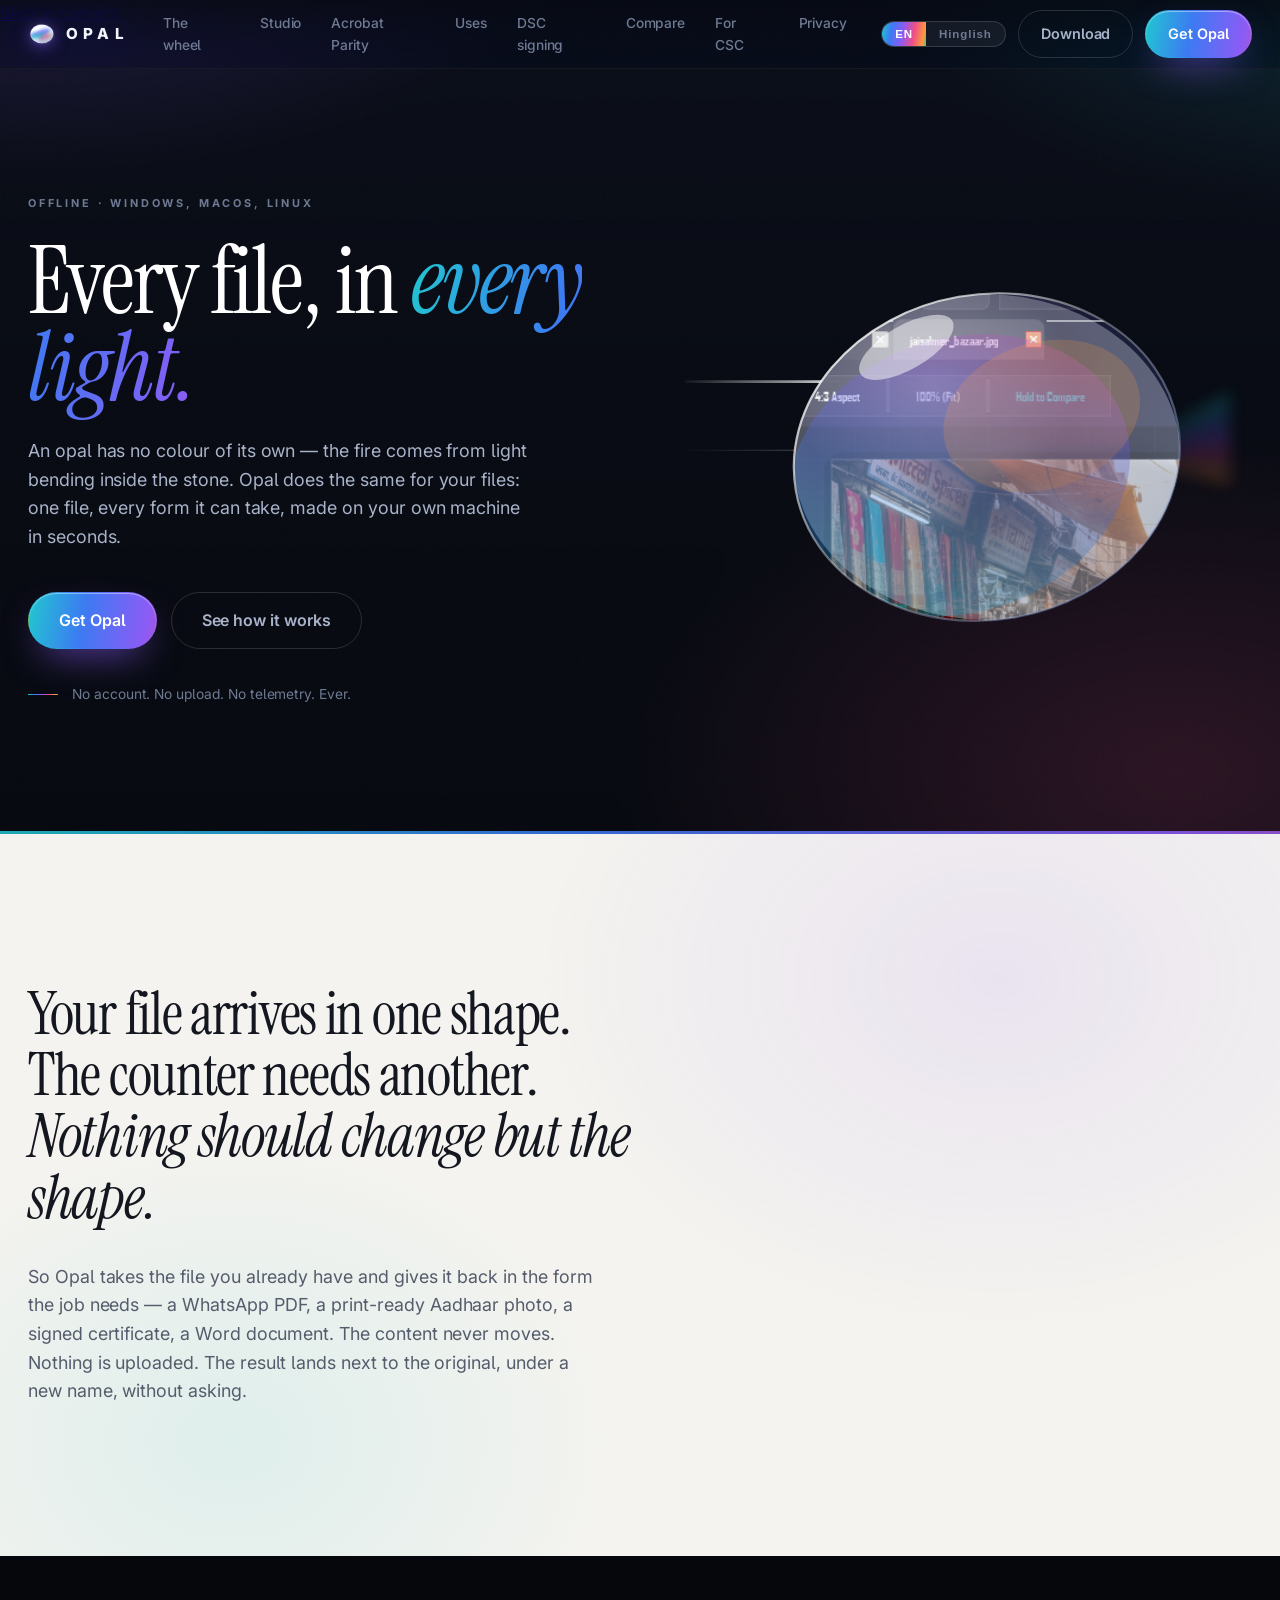
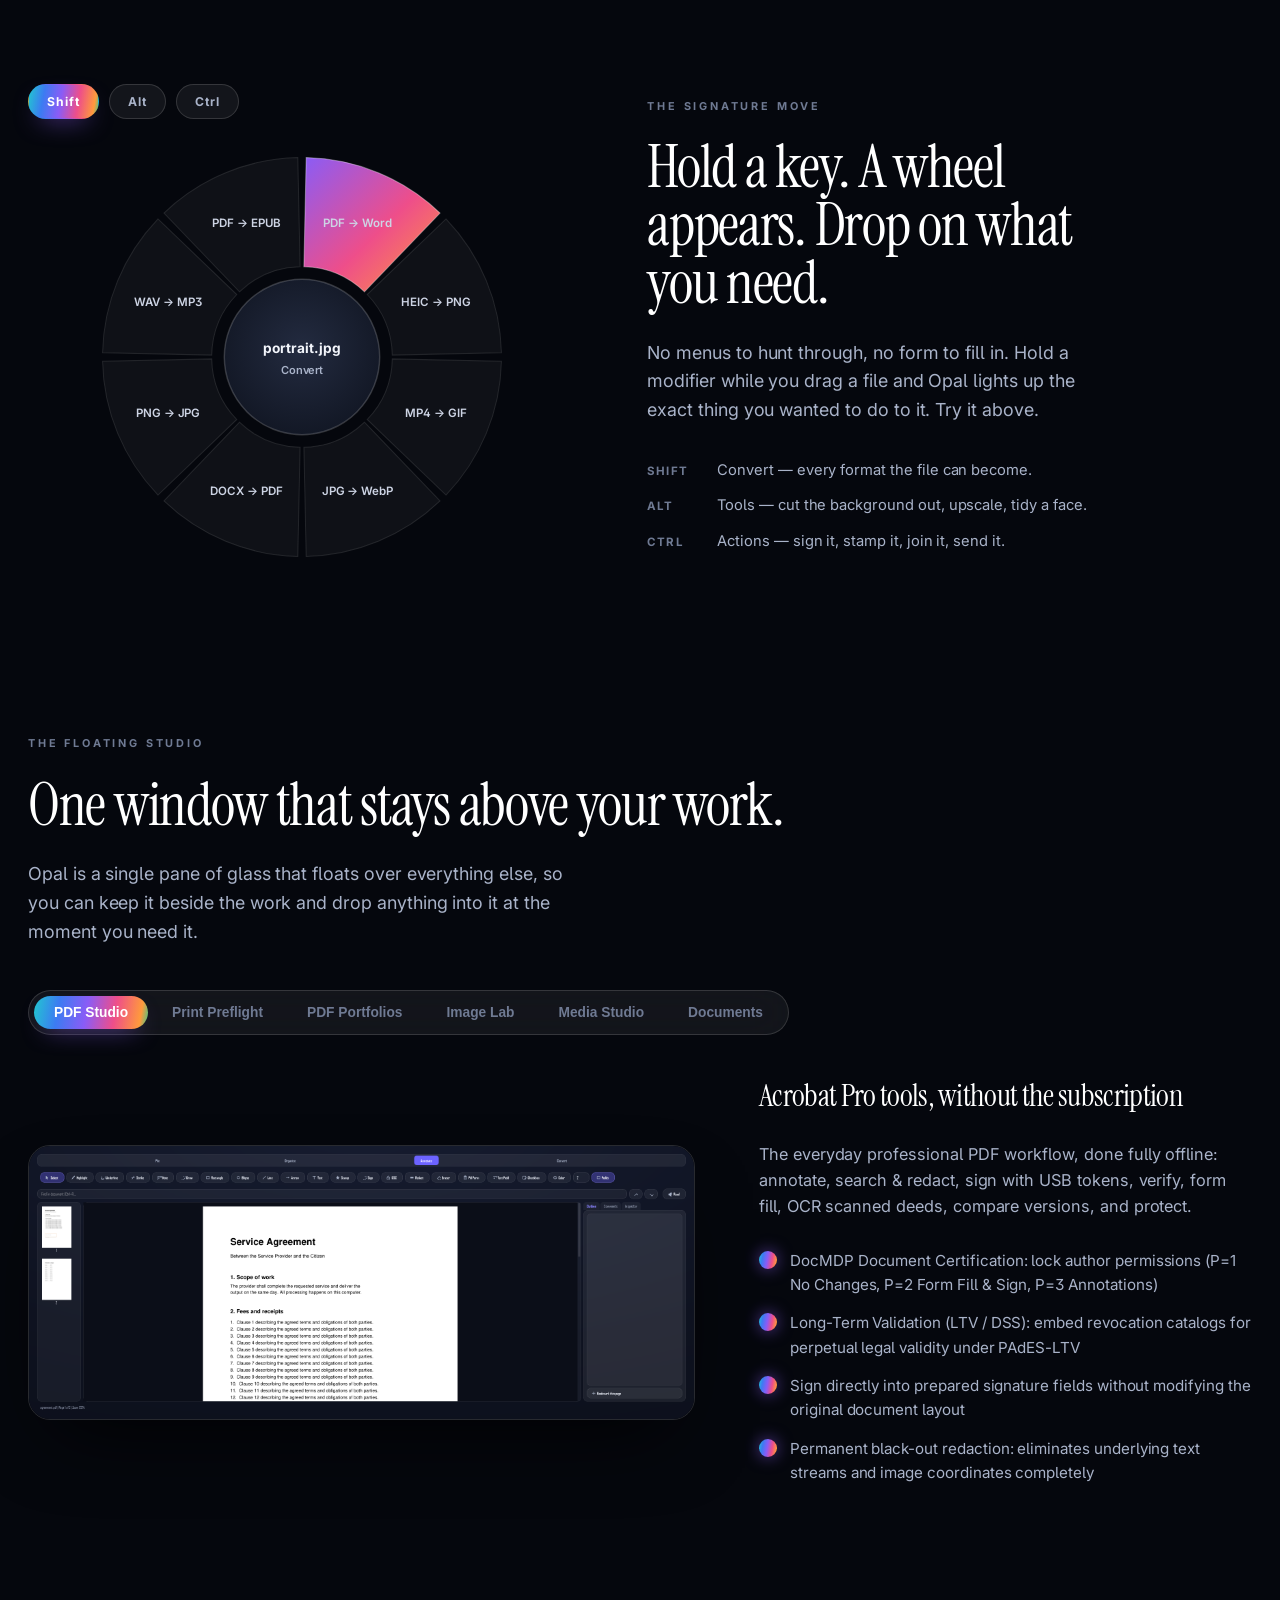
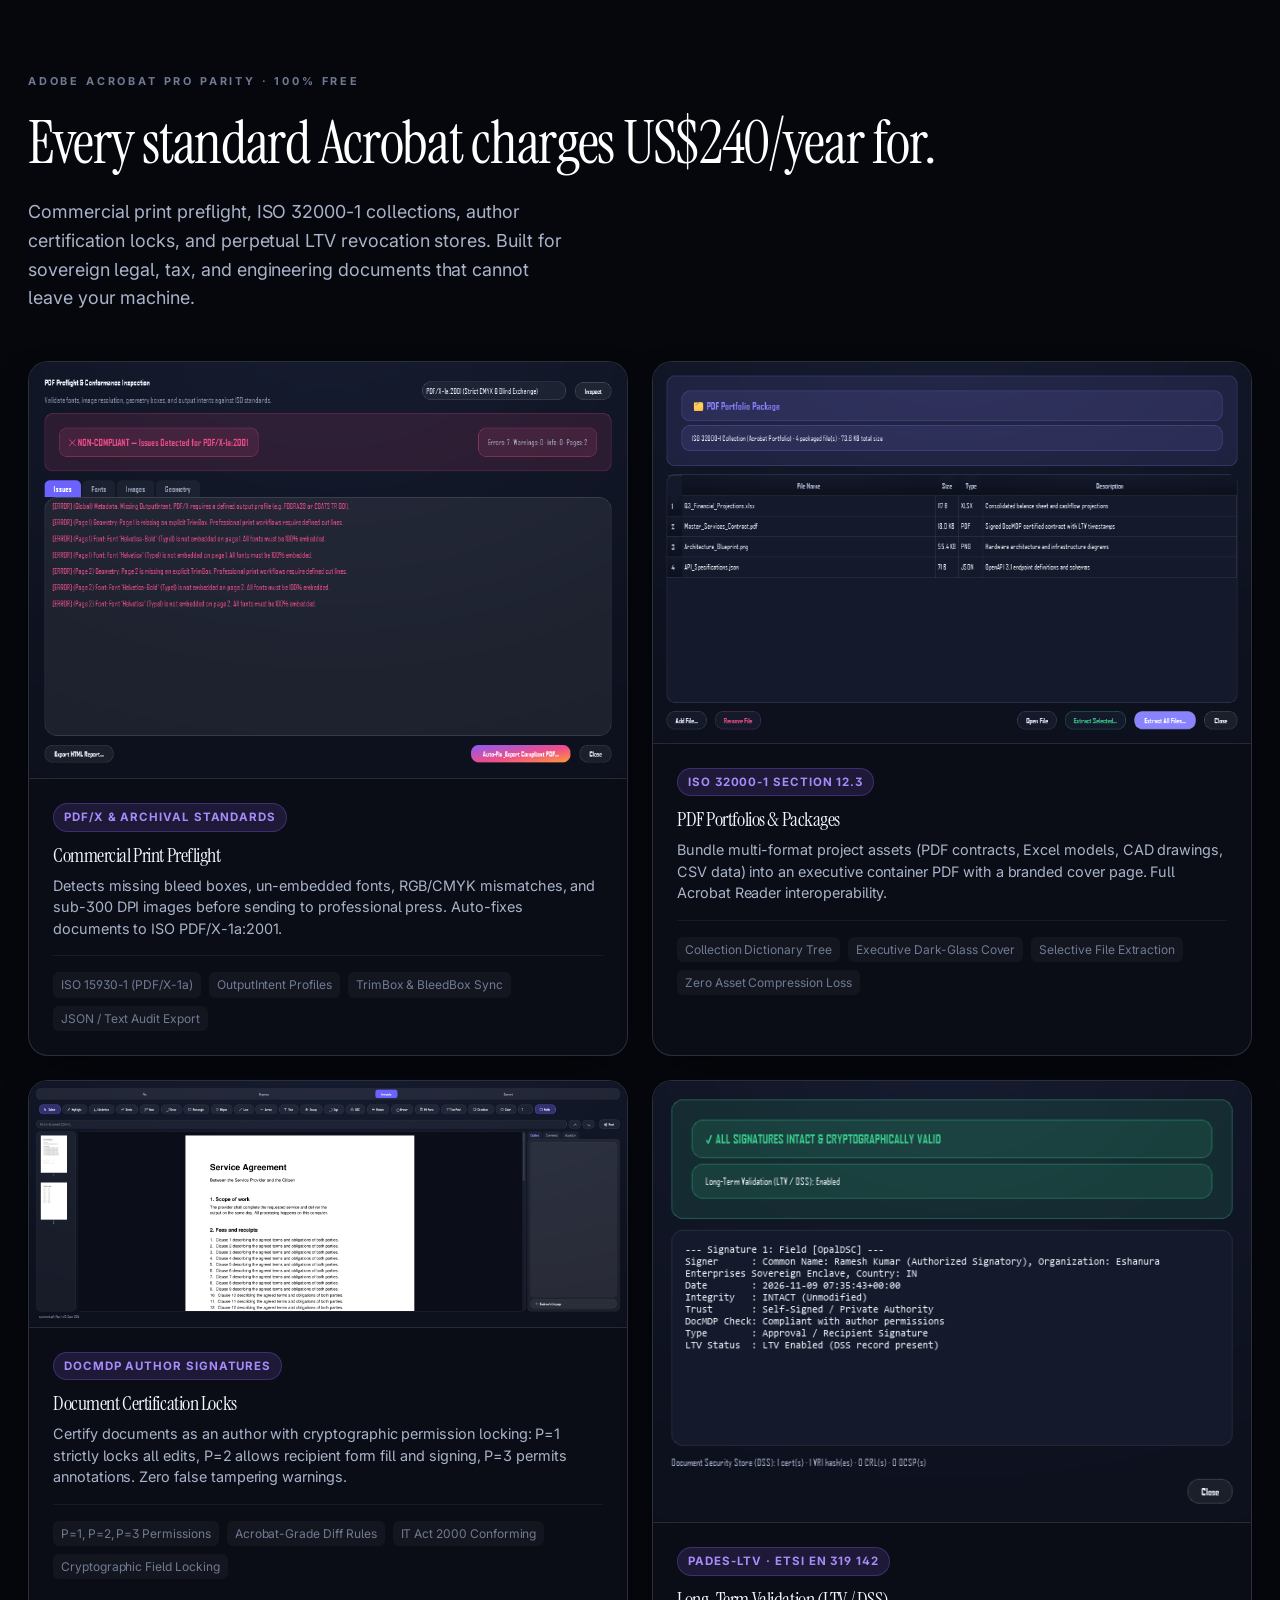
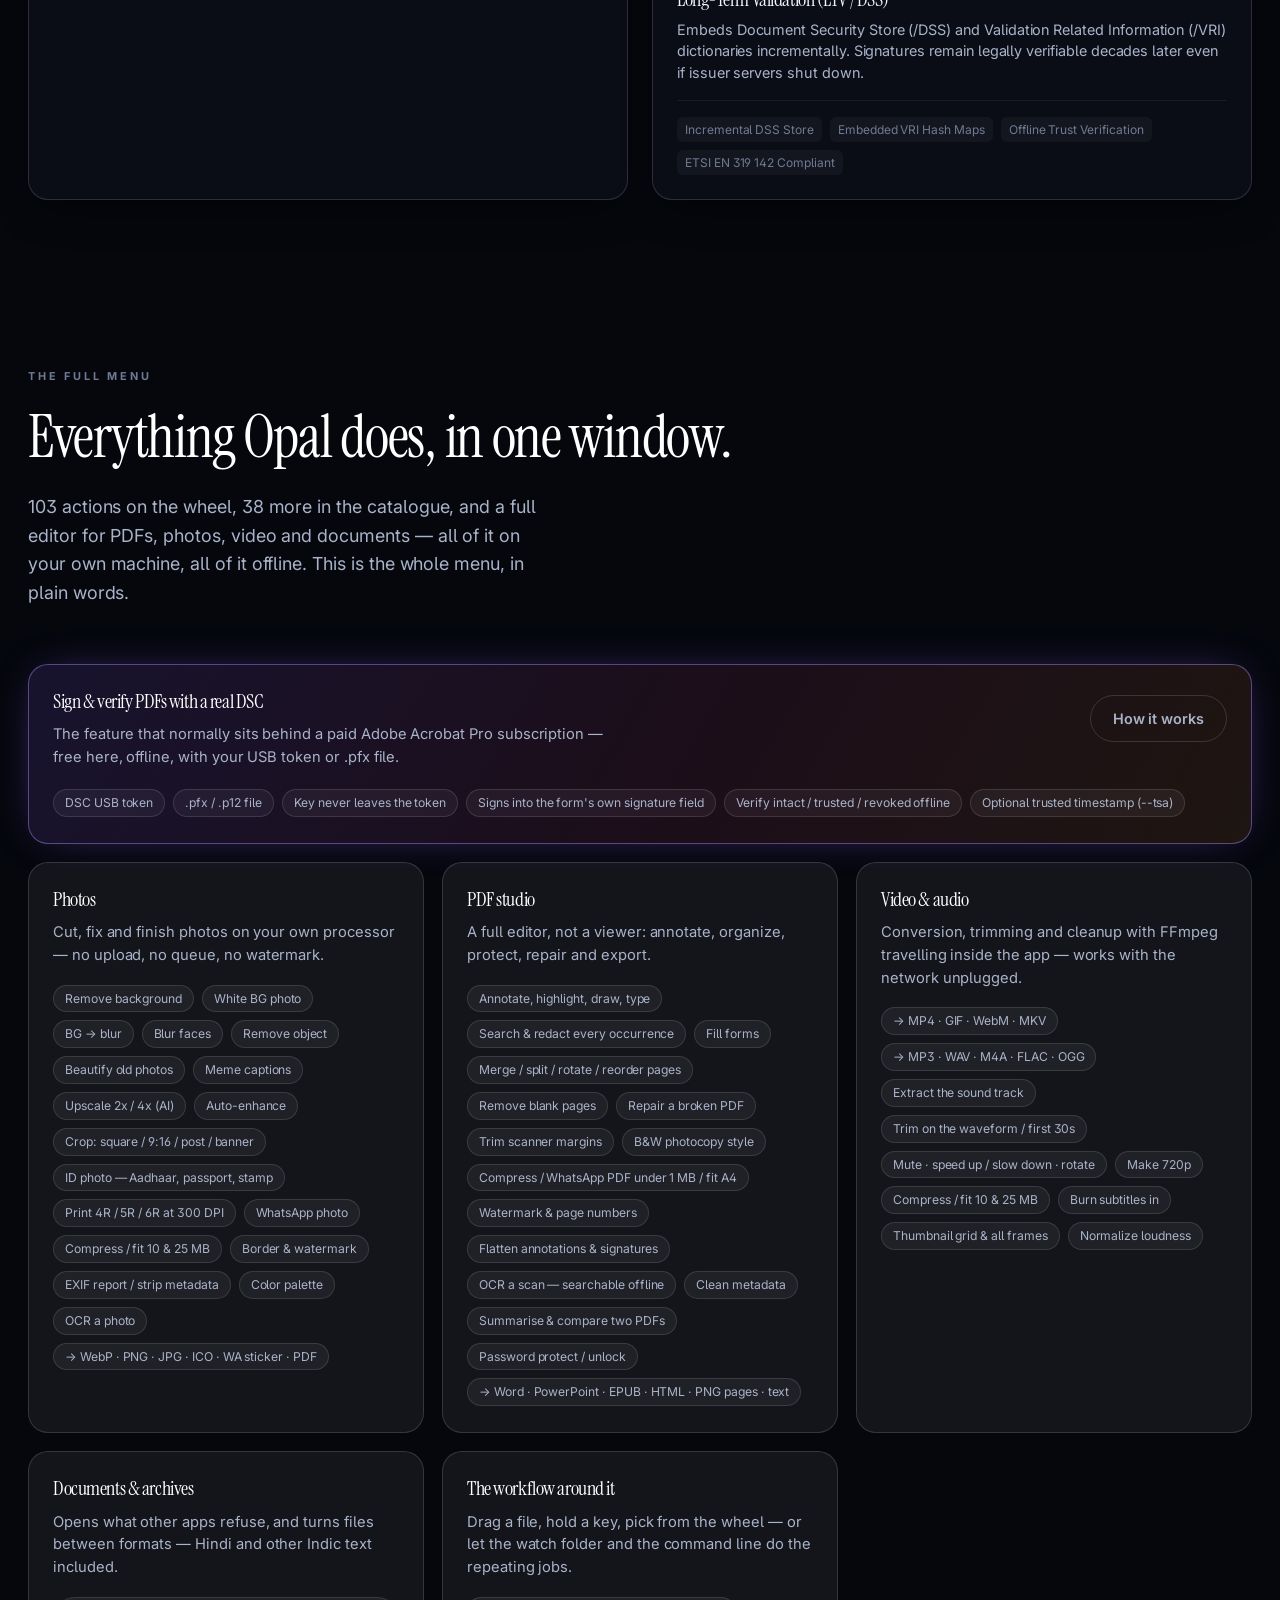
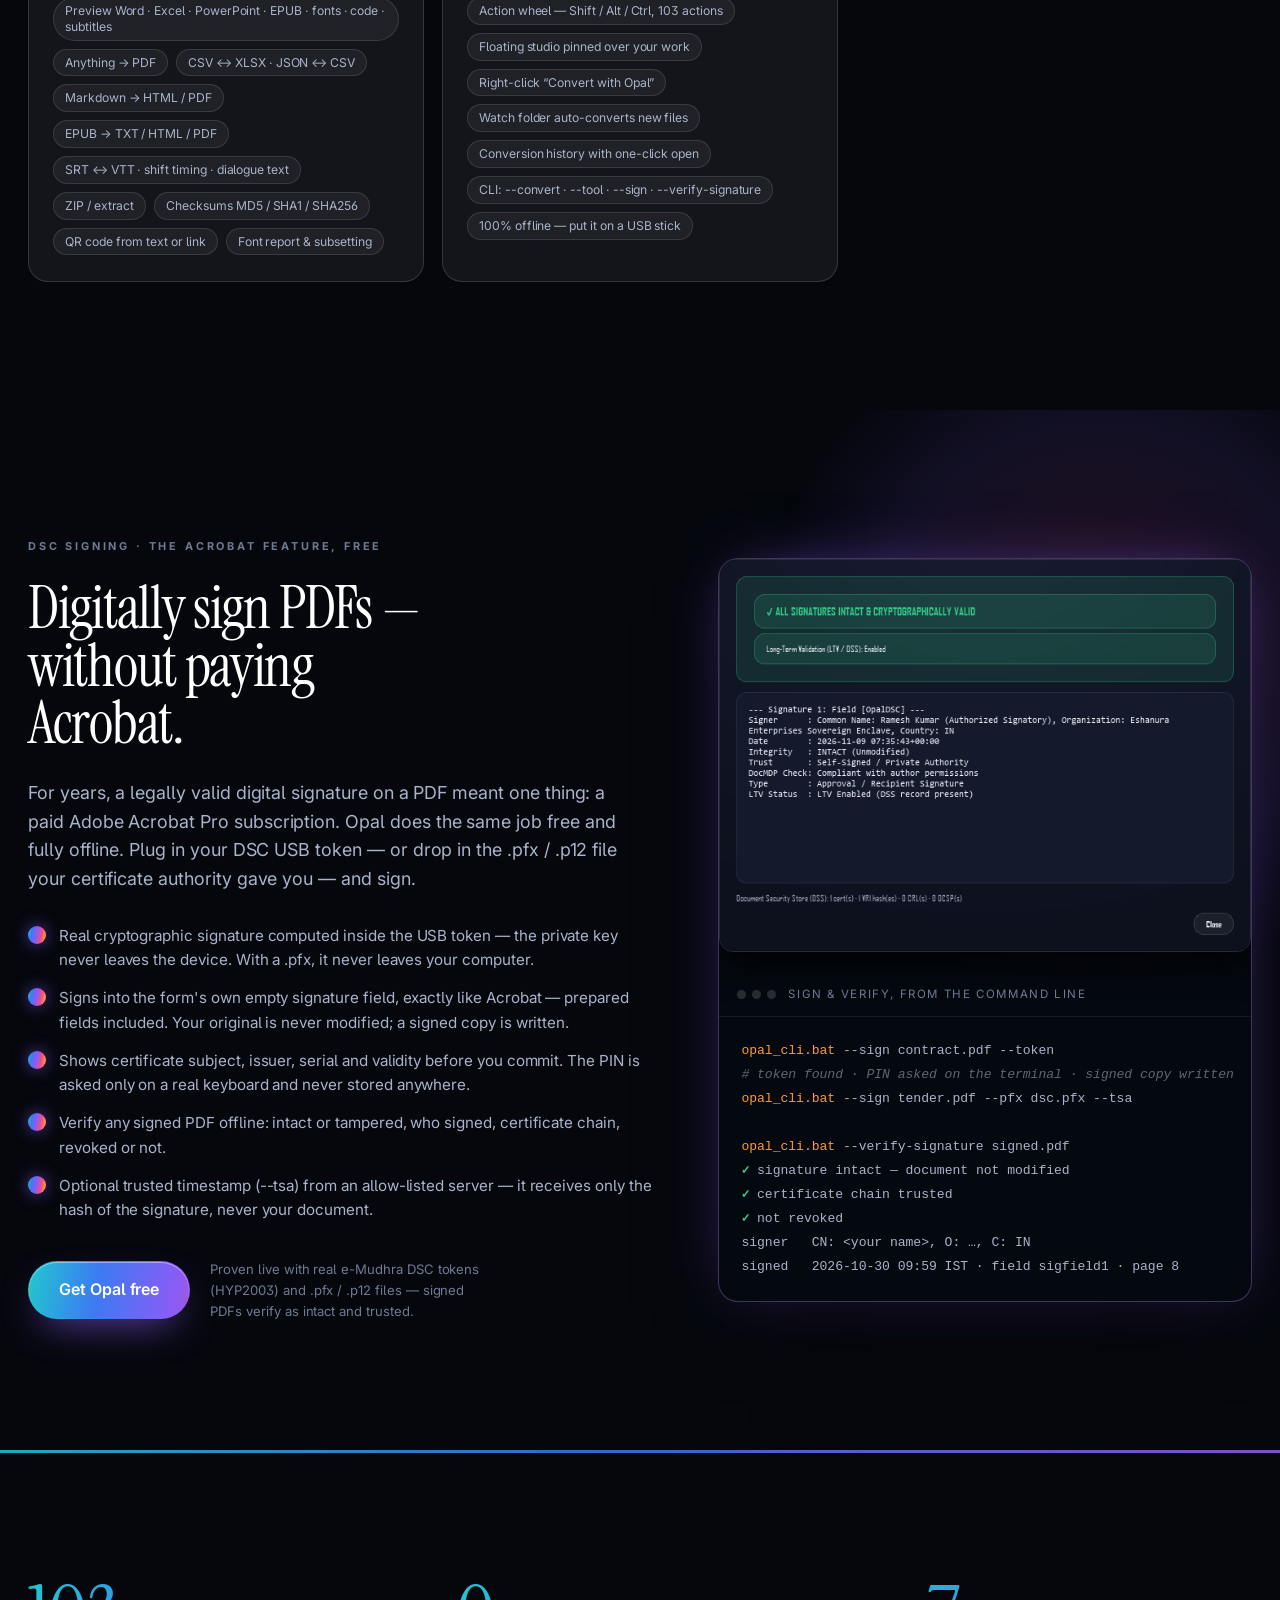
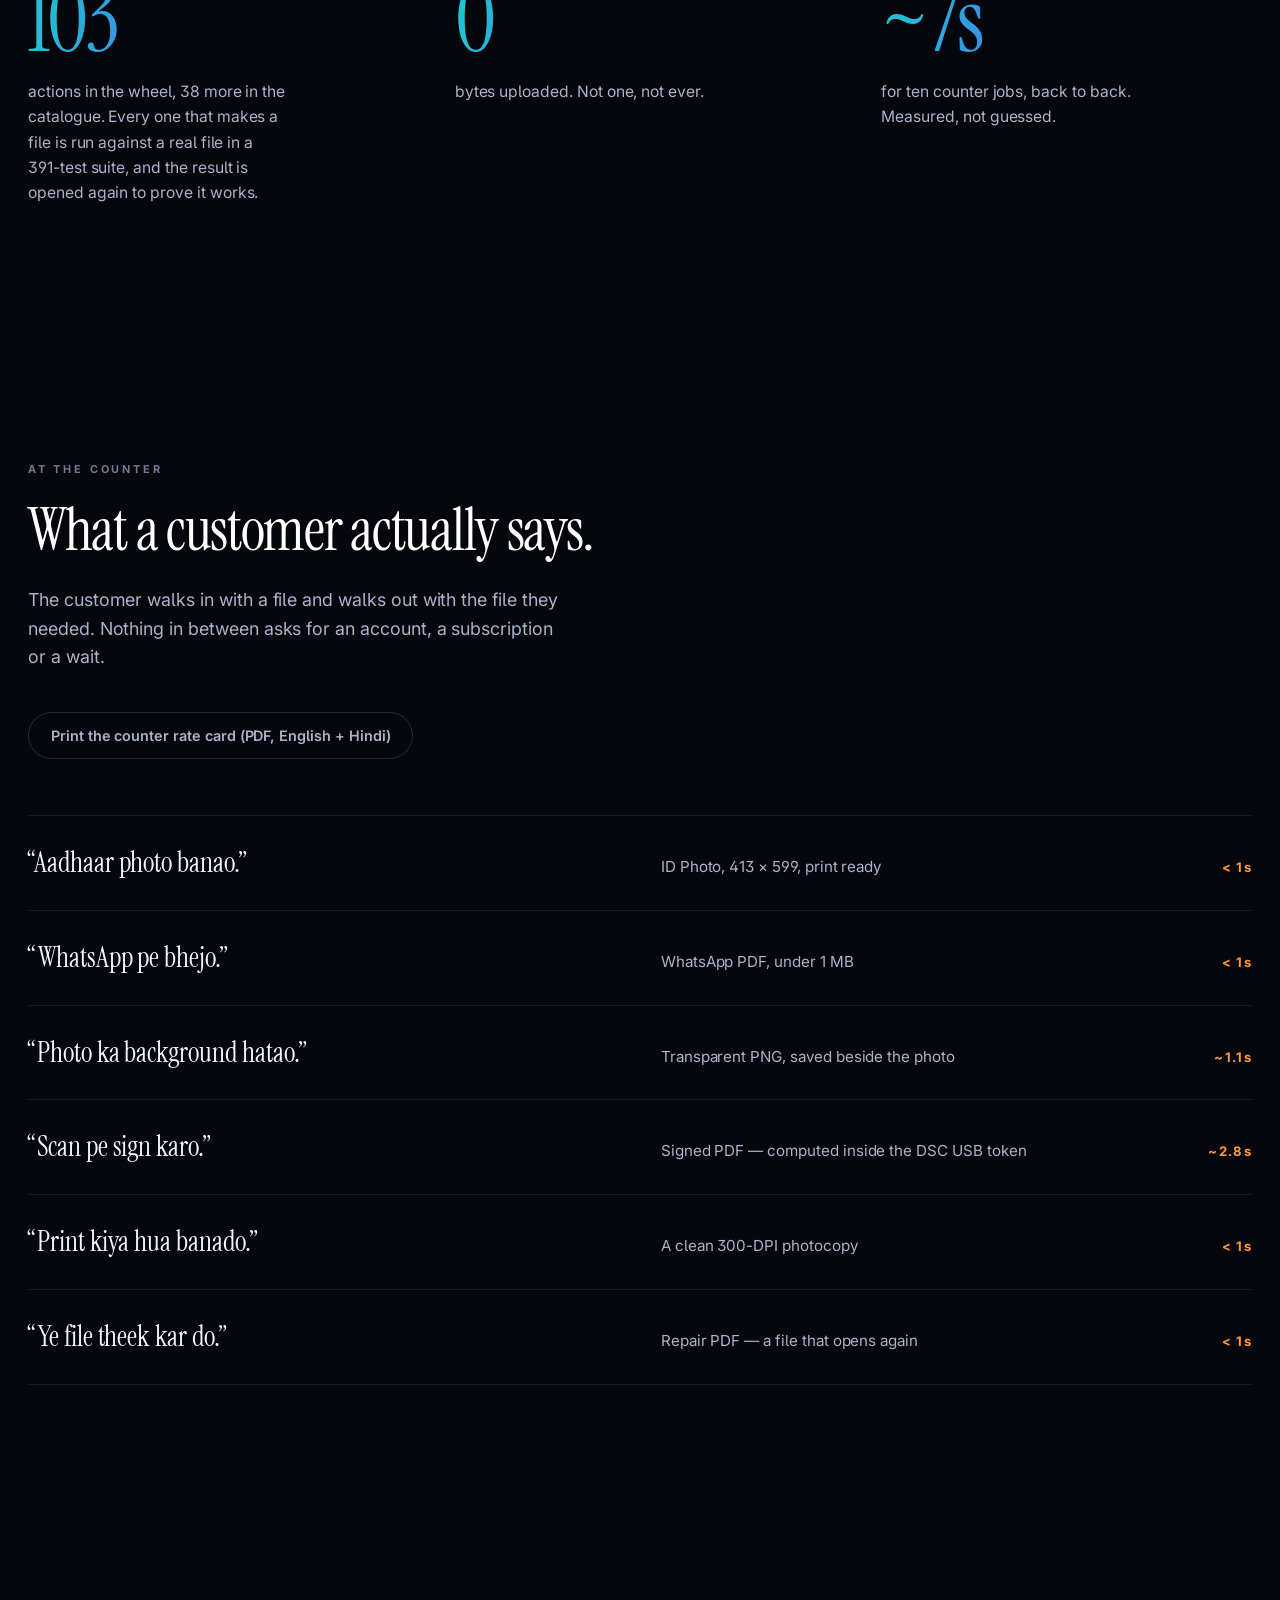
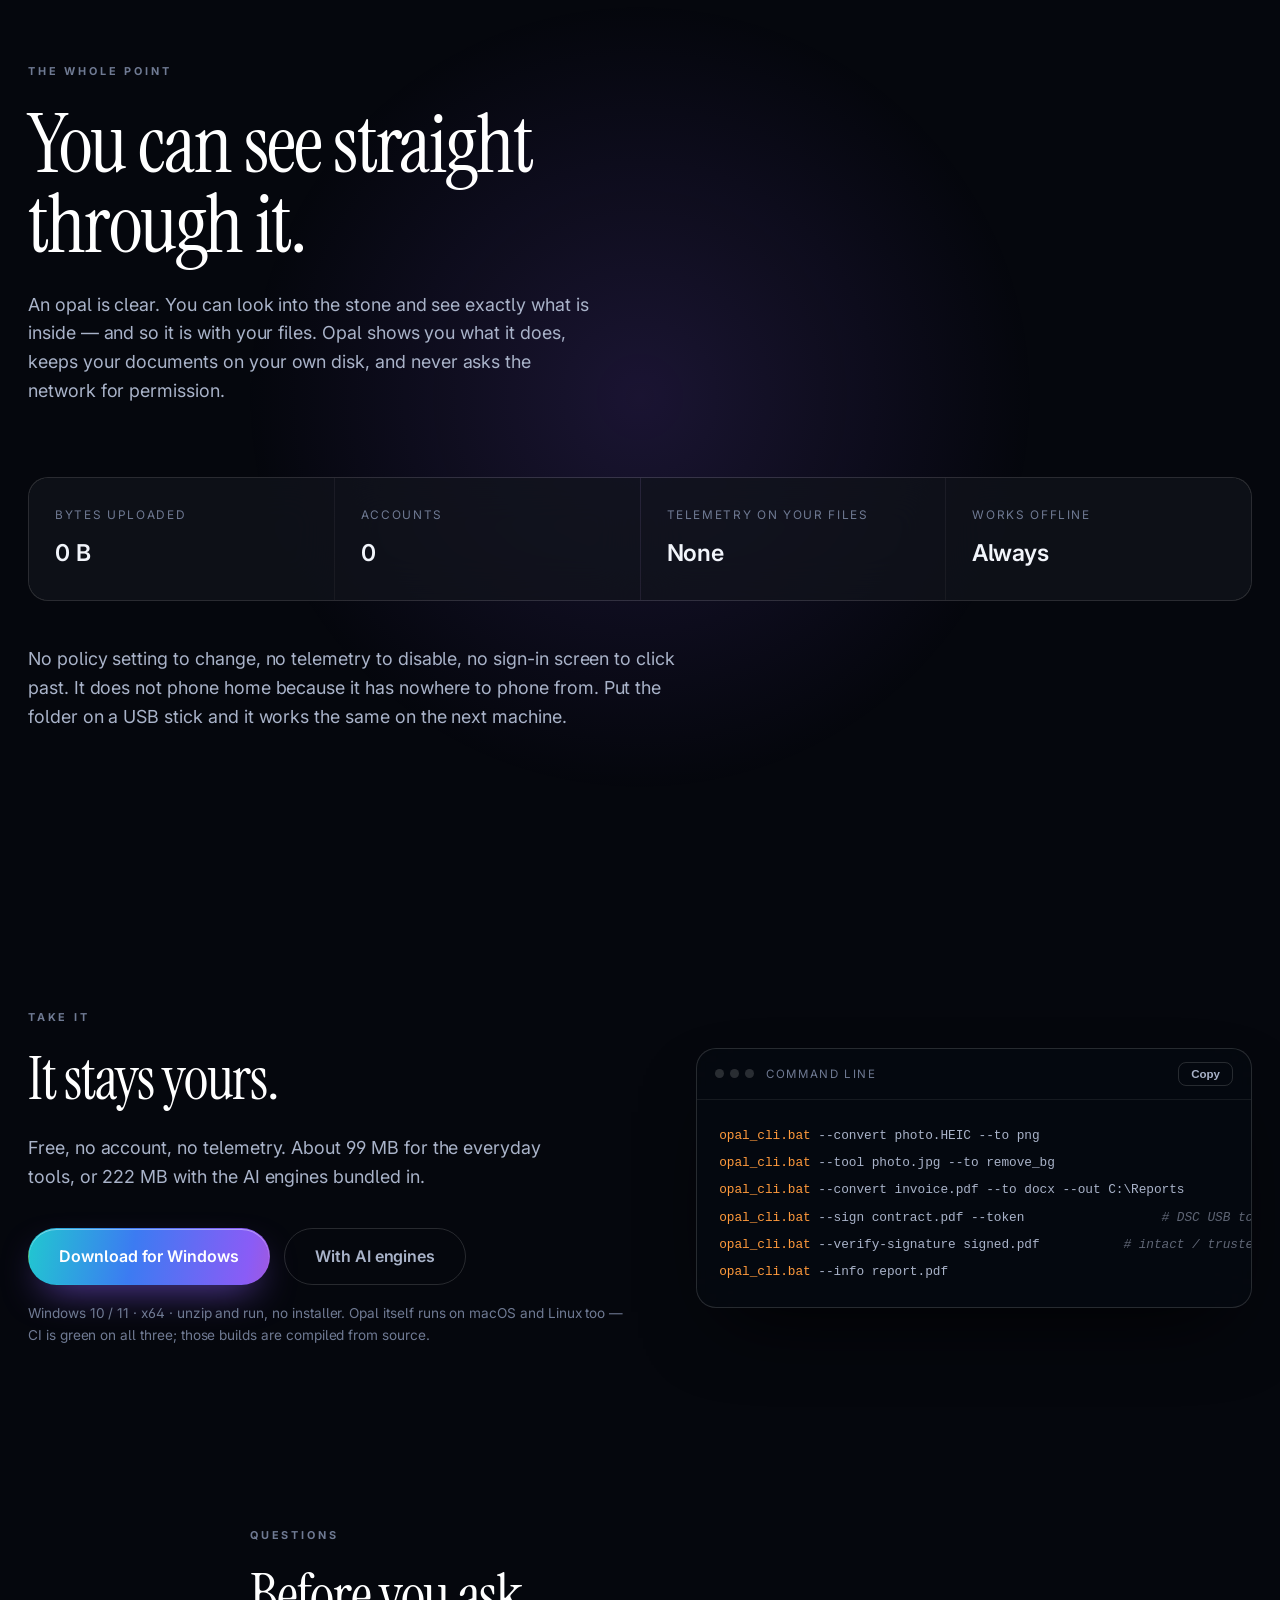
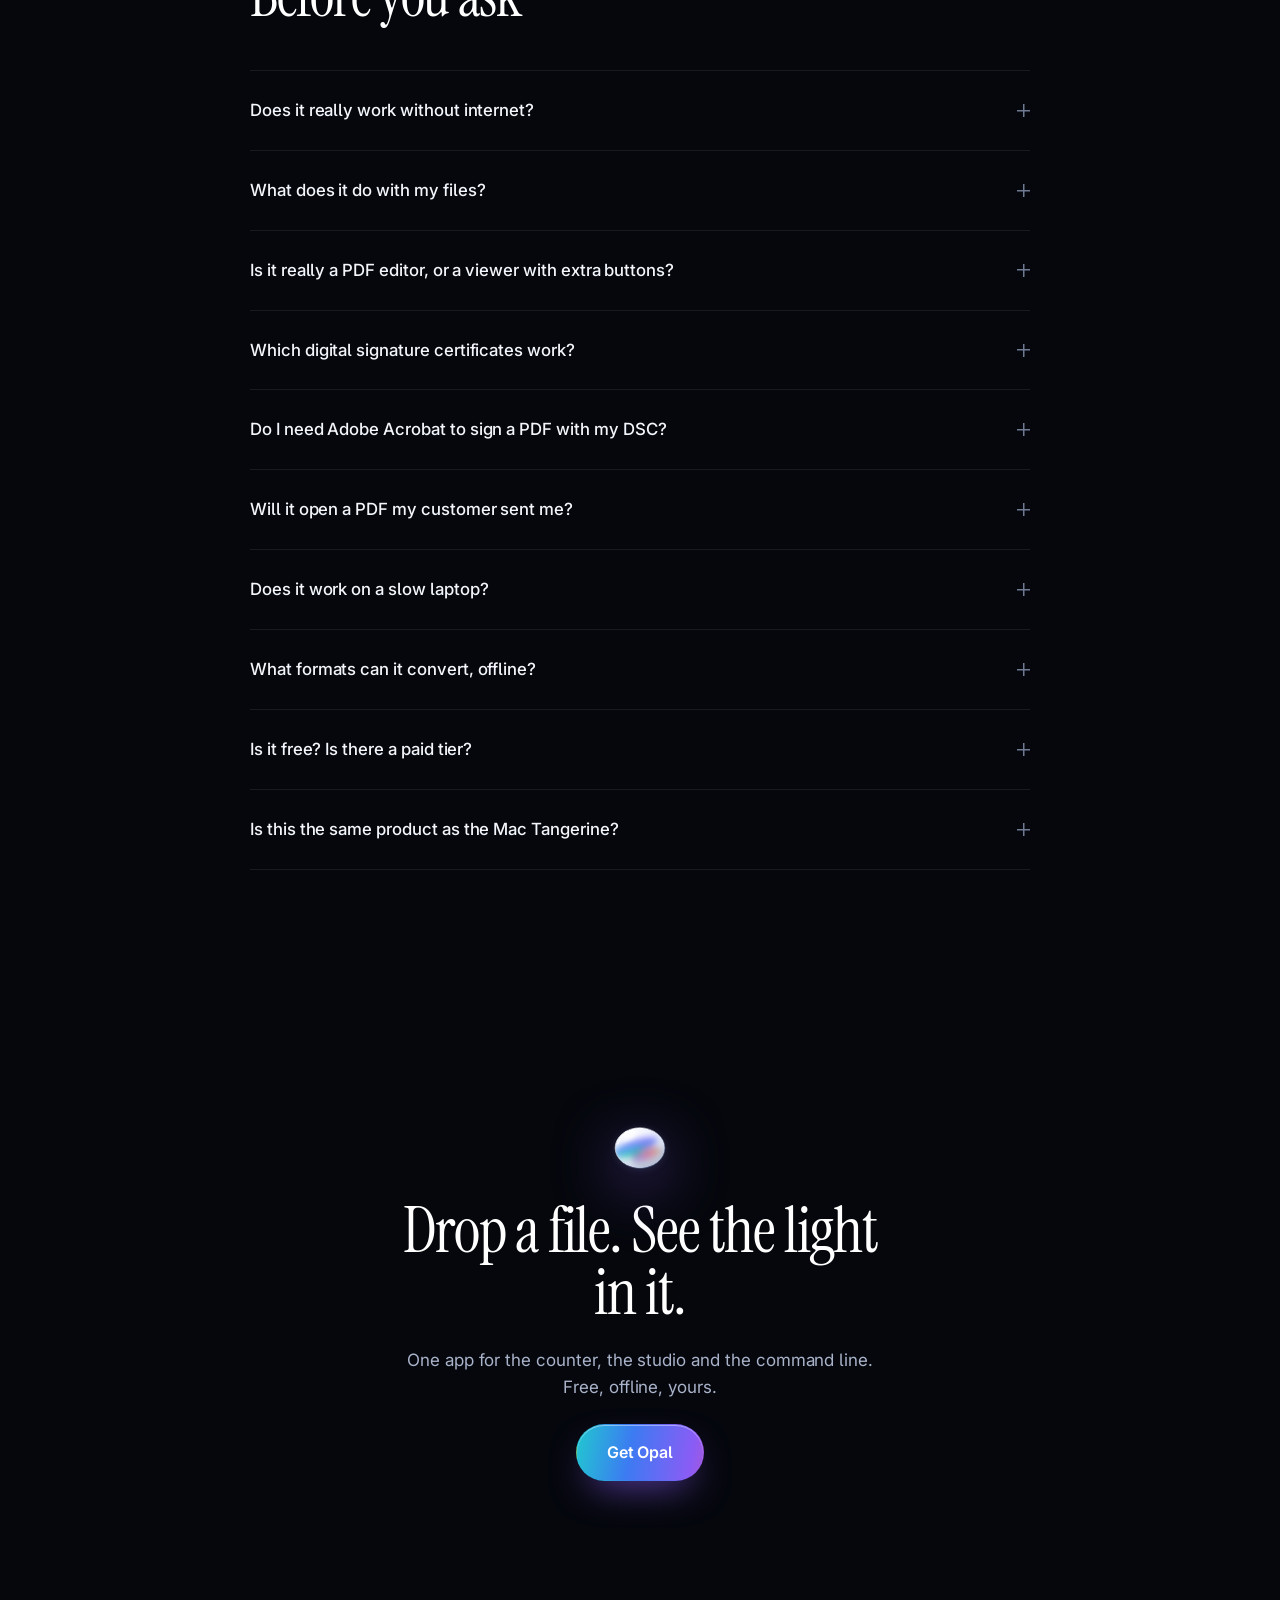
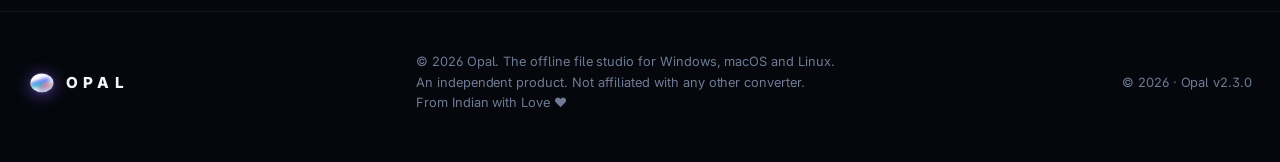
<file: website/index.html>
<!DOCTYPE html>
<html lang="en" data-lang="en">
<head>
<meta charset="utf-8" />
<meta name="viewport" content="width=device-width, initial-scale=1, viewport-fit=cover" />
<title>Opal — Free offline PDF editor &amp; DSC signer | Every file, in every light</title>
<meta name="description" content="One file, every form it can take — converted, edited, signed and finished on your own computer. Free offline PDF editor for Windows: sign PDFs with a DSC USB token or .pfx without paying Adobe Acrobat, remove photo backgrounds offline, make Aadhaar ID photos, shrink PDFs under 1 MB for WhatsApp, convert HEIC/WebP/video/audio offline. No uploads, no account, no subscription." />
<meta name="keywords" content="free offline PDF editor Windows, sign PDF with DSC USB token without Adobe Acrobat Pro, pfx p12 digital signature PKCS11, offline background remover no upload, AI photo upscale 2x 4x offline, Aadhaar passport ID photo maker 413x599, WhatsApp PDF under 1 MB compressor, HEIC WebP to JPG PNG converter offline, merge split rotate repair PDF offline, OCR scanned PDF offline, password protect unlock PDF, video audio converter ffmpeg offline MP4 GIF MP3, burn subtitles, QR code generator offline, zip extract checksum SHA256, ilovepdf smallpdf alternative no upload no account, portable unzip and run no installer, open source MIT" />
<meta name="theme-color" content="#05070d" />
<meta property="og:title" content="Opal — every file, in every light" />
<meta property="og:description" content="Convert, edit, sign and finish files entirely on your own computer. No uploads, no account." />
<meta property="og:type" content="website" />
<meta property="og:image" content="assets/brand/icon-512.png?v=3" />
<meta name="twitter:card" content="summary_large_image" />
<link rel="icon" href="assets/brand/favicon.svg?v=3" type="image/svg+xml" />
<link rel="apple-touch-icon" href="assets/brand/icon-256.png?v=3" />
<link rel="preconnect" href="https://fonts.googleapis.com" />
<link rel="preconnect" href="https://fonts.gstatic.com" crossorigin />
<link href="https://fonts.googleapis.com/css2?family=Instrument+Serif:ital@0;1&family=Inter:wght@400;500;600;700;800&family=JetBrains+Mono:wght@400;600&display=swap" rel="stylesheet" />
<link rel="stylesheet" href="css/styles.css?v=3" />
<script type="application/ld+json">
{
  "@context": "https://schema.org",
  "@type": "SoftwareApplication",
  "name": "Opal",
  "applicationCategory": "UtilitiesApplication",
  "operatingSystem": "Windows 10/11, macOS, Linux",
  "description": "Free, fully offline file studio and PDF editor: convert files, edit and annotate PDFs, sign PDFs with a DSC USB token or .pfx (no Adobe Acrobat subscription needed), verify signatures offline, remove photo backgrounds and upscale with on-device AI, counter tools for Aadhaar photos and WhatsApp-sized PDFs, video/audio tools with bundled FFmpeg, CLI. 0 bytes uploaded, ever.",
  "keywords": "free offline PDF editor, DSC sign PDF without Acrobat, background remover offline, Aadhaar photo maker, WhatsApp PDF under 1 MB, HEIC to JPG offline, ilovepdf alternative no upload, portable open source MIT",
  "license": "https://opensource.org/licenses/MIT",
  "url": "https://opal-studio-site.web.app/",
  "downloadUrl": "https://github.com/gaurav-eshanura/opal/releases/latest",
  "offers": { "@type": "Offer", "price": "0", "priceCurrency": "USD" }
}
</script>
</head>
<body>

<a class="skip-link" href="#main">Skip to content</a>

<!-- ================= HEADER ================= -->
<header class="site-header" id="top">
  <div class="shell header-inner">
    <a class="brand" href="#top" aria-label="Opal home">
      <img src="assets/brand/mark.svg?v=3" alt="" class="brand-mark" width="28" height="28" />
      <span class="brand-word">OPAL</span>
    </a>

    <nav class="nav" aria-label="Main">
      <a href="#wheel">The wheel</a>
      <a href="#studio">Studio</a>
      <a href="#acrobat">Acrobat Parity</a>
      <a href="#uses">Uses</a>
      <a href="#dsc">DSC signing</a>
      <a href="compare.html">Compare</a>
      <a href="#counter">For CSC</a>
      <a href="#privacy">Privacy</a>
    </nav>

    <div class="header-actions">
      <div class="lang-switch" role="group" aria-label="Language">
        <button type="button" class="lang-btn is-active" data-set-lang="en">EN</button>
        <button type="button" class="lang-btn" data-set-lang="hinglish">Hinglish</button>
      </div>
      <a class="btn btn-quiet" href="#download" data-en="Download" data-hing="Download karein">Download</a>
      <a class="btn btn-primary" href="#download" data-en="Get Opal" data-hing="Opal lo">Get Opal</a>
      <button class="nav-toggle" type="button" aria-label="Menu" aria-expanded="false">
        <span></span><span></span><span></span>
      </button>
    </div>
  </div>
</header>

<main id="main">

<!-- ================= HERO ================= -->
<section class="hero">
  <div class="shell hero-grid">
    <div>
      <span class="eyebrow reveal" data-en="Offline · Windows, macOS, Linux" data-hing="Offline · Windows, macOS, Linux">Offline · Windows, macOS, Linux</span>

      <h1 class="reveal" data-reveal-delay="1">
        <span data-en="Every file, in " data-hing="Har file, ">Every file, in </span><em class="spectrum-text" data-en="every light." data-hing="har roshni mein.">every light.</em>
      </h1>

      <p class="lede reveal" data-reveal-delay="2"
         data-en="An opal has no colour of its own — the fire comes from light bending inside the stone. Opal does the same for your files: one file, every form it can take, made on your own machine in seconds."
         data-hing="Opal ka apna koi rang nahi hota — roshni andar tootkar aati hai toh aag jalhti hai. Opal aapke files ke saath bhi yahi karta hai: ek file, har us roop jo usse mil sakta hai, aapke machine par hi seconds mein.">
        An opal has no colour of its own — the fire comes from light bending inside the stone. Opal does the same for your files: one file, every form it can take, made on your own machine in seconds.
      </p>

      <div class="hero-cta reveal" data-reveal-delay="3">
        <a class="btn btn-primary btn-lg" href="#download">
          <span data-en="Get Opal" data-hing="Opal lo">Get Opal</span>
        </a>
        <a class="btn btn-quiet btn-lg" href="#wheel" data-en="See how it works" data-hing="Dekh lo kaise kaam karta hai">See how it works</a>
      </div>

      <p class="hero-note reveal" data-reveal-delay="4">
        <span class="rule" aria-hidden="true"></span>
        <span data-en="No account. No upload. No telemetry. Ever." data-hing="Na account. Na upload. Na telemetry. Kabhi nahi.">No account. No upload. No telemetry. Ever.</span>
      </p>
    </div>

    <!-- The opal as a lens, with the real product refracting inside it. -->
    <div class="opal-stage reveal" data-reveal-delay="2">
      <svg viewBox="0 0 620 560" role="img" aria-label="The Opal app seen through an opal stone">
        <defs>
          <clipPath id="opal-lens">
            <ellipse cx="330" cy="280" rx="212" ry="178" transform="rotate(-10 330 280)"/>
          </clipPath>
          <radialGradient id="opal-milk" cx="36%" cy="28%" r="82%">
            <stop offset="0" stop-color="#ffffff" stop-opacity="0.46"/>
            <stop offset="0.45" stop-color="#eef2fb" stop-opacity="0.30"/>
            <stop offset="1" stop-color="#b9c6e0" stop-opacity="0.44"/>
          </radialGradient>
          <linearGradient id="opal-fire" x1="0.1" y1="1" x2="0.9" y2="0">
            <stop offset="0" stop-color="#21c7d0"/>
            <stop offset="0.45" stop-color="#3c7bf2"/>
            <stop offset="0.75" stop-color="#8a5cf6"/>
            <stop offset="1" stop-color="#ee4e8a"/>
          </linearGradient>
          <linearGradient id="opal-rim" x1="0.1" y1="0" x2="0.9" y2="1">
            <stop offset="0" stop-color="#ffffff" stop-opacity="0.95"/>
            <stop offset="0.42" stop-color="#ffffff" stop-opacity="0.35"/>
            <stop offset="0.78" stop-color="#96aad7" stop-opacity="0.4"/>
            <stop offset="1" stop-color="#5a6b93" stop-opacity="0.6"/>
          </linearGradient>
          <linearGradient id="beam-grad" x1="0" y1="0" x2="1" y2="0">
            <stop offset="0" stop-color="#ffffff" stop-opacity="0"/>
            <stop offset="0.7" stop-color="#ffffff" stop-opacity="0.55"/>
            <stop offset="1" stop-color="#ffffff" stop-opacity="0.9"/>
          </linearGradient>
          <filter id="opal-soft" x="-30%" y="-30%" width="160%" height="160%">
            <feGaussianBlur stdDeviation="9"/>
          </filter>
        </defs>

        <!-- the beam that comes in -->
        <g class="opal-beam">
          <rect x="-10" y="196" width="180" height="3" rx="1.5" fill="url(#beam-grad)"/>
          <rect x="-10" y="272" width="180" height="1" rx="0.5" fill="url(#beam-grad)" opacity="0.4"/>
        </g>

        <!-- the spectrum that leaves -->
        <g class="opal-spectrum" filter="url(#opal-soft)" opacity="0.42">
          <path d="M 500 262 L 596 210 L 596 224 Z" fill="#21c7d0" opacity="0.6"/>
          <path d="M 500 268 L 596 228 L 596 244 Z" fill="#3c7bf2" opacity="0.6"/>
          <path d="M 500 274 L 596 248 L 596 266 Z" fill="#8a5cf6" opacity="0.6"/>
          <path d="M 500 280 L 596 270 L 596 288 Z" fill="#ee4e8a" opacity="0.55"/>
          <path d="M 500 286 L 596 292 L 596 310 Z" fill="#ff9a3c" opacity="0.5"/>
        </g>

        <!-- the stone -->
        <g class="opal-stone">
          <g clip-path="url(#opal-lens)">
            <!-- the product, magnified as if seen through glass -->
            <image href="assets/screenshots/02-image-lab.png" x="60" y="20" width="1534" height="1014"
                   preserveAspectRatio="none" opacity="0.98"/>
            <!-- the milk of the stone, over the image -->
            <ellipse cx="330" cy="280" rx="212" ry="178" fill="url(#opal-milk)"/>
            <!-- the play of colour inside it -->
            <ellipse cx="300" cy="300" rx="190" ry="150" fill="url(#opal-fire)" opacity="0.30"
                     transform="rotate(-18 300 300)"/>
            <ellipse cx="390" cy="235" rx="110" ry="80" fill="#ff9a3c" opacity="0.20"
                     transform="rotate(-18 390 235)"/>
            <!-- depth on the far side of the stone -->
            <ellipse cx="450" cy="390" rx="170" ry="120" fill="#2b3550" opacity="0.22"
                     filter="url(#opal-soft)"/>
            <!-- the wet highlight -->
            <ellipse class="opal-glint" cx="242" cy="160" rx="58" ry="24" fill="#ffffff" opacity="0.5"
                     transform="rotate(-30 242 160)"/>
          </g>
          <ellipse cx="330" cy="280" rx="212" ry="178" fill="none" stroke="url(#opal-rim)" stroke-width="2.4"
                   transform="rotate(-10 330 280)"/>
        </g>
      </svg>
    </div>
  </div>
</section>

<div class="band" aria-hidden="true"></div>

<!-- ================= THE TURN ================= -->
<section class="turn on-paper">
  <div class="shell">
    <h2 class="reveal">
      <span data-en="Your file arrives in one shape." data-hing="Aapka file ek roop mein aata hai.">Your file arrives in one shape.</span><br />
      <span data-en="The counter needs another." data-hing="Counter ko doosra chahiye.">The counter needs another.</span><br />
      <em data-en="Nothing should change but the shape." data-hing="Roz hi badalna chahiye — sirf shakal.">Nothing should change but the shape.</em>
    </h2>
    <p class="lede reveal" data-reveal-delay="1"
       data-en="So Opal takes the file you already have and gives it back in the form the job needs — a WhatsApp PDF, a print-ready Aadhaar photo, a signed certificate, a Word document. The content never moves. Nothing is uploaded. The result lands next to the original, under a new name, without asking."
       data-hing="To Opal wahi file leta hai jo aapke paas hai aur wahi roop deta hai jo kaam ko chahiye — WhatsApp PDF, print-ready Aadhaar photo, signed certificate, Word document. Content kabhi nahi hilti. Kuch upload nahi hota. Nateeja original ke paas hi naye naam se aata hai, bina poochhe.">
      So Opal takes the file you already have and gives it back in the form the job needs — a WhatsApp PDF, a print-ready Aadhaar photo, a signed certificate, a Word document. The content never moves. Nothing is uploaded. The result lands next to the original, under a new name, without asking.
    </p>
  </div>
</section>

<!-- ================= THE WHEEL ================= -->
<section class="section" id="wheel">
  <div class="shell wheel-demo">
    <div class="reveal">
      <div class="wheel-keys" role="group" aria-label="Choose a modifier">
        <button type="button" class="key-chip is-on" data-wheel-mode="convert">Shift</button>
        <button type="button" class="key-chip" data-wheel-mode="tools">Alt</button>
        <button type="button" class="key-chip" data-wheel-mode="actions">Ctrl</button>
      </div>

      <svg class="wheel-svg" viewBox="0 0 400 400" role="img" aria-label="The Opal action wheel">
        <defs>
          <radialGradient id="hub-glow" cx="50%" cy="45%" r="60%">
            <stop offset="0" stop-color="#232b40"/>
            <stop offset="1" stop-color="#111623"/>
          </radialGradient>
          <linearGradient id="wedge-on" x1="0" y1="0" x2="1" y2="1">
            <stop offset="0" stop-color="#8a5cf6"/>
            <stop offset="0.55" stop-color="#ee4e8a"/>
            <stop offset="1" stop-color="#ff9a3c"/>
          </linearGradient>
        </defs>
        <g id="wheel-wedges"></g>
        <circle cx="200" cy="200" r="74" fill="url(#hub-glow)" stroke="rgba(255,255,255,0.18)" stroke-width="1.4"/>
        <text x="200" y="196" text-anchor="middle" font-size="13" font-weight="700" fill="#f2f5fb" id="wheel-hub-title">portrait.jpg</text>
        <text x="200" y="216" text-anchor="middle" font-size="10.5" font-weight="600" fill="#a9b3c9" id="wheel-hub-mode">Convert</text>
      </svg>
    </div>

    <div class="wheel-copy reveal" data-reveal-delay="1">
      <span class="eyebrow" data-en="The signature move" data-hing="Signature move">The signature move</span>
      <h2 data-en="Hold a key. A wheel appears. Drop on what you need." data-hing="Ek key dabao. Wheel aa jaata hai. Jo chahiye uspar chhod do.">Hold a key. A wheel appears. Drop on what you need.</h2>
      <p class="lede" data-en="No menus to hunt through, no form to fill in. Hold a modifier while you drag a file and Opal lights up the exact thing you wanted to do to it. Try it above."
         data-hing="Menu dhoondhne ki zaroorat nahi, form bharne ki bhi nahi. File drag karte waqt ek key dabao, aur Opal wahi cheez chamka de jo karni thi. Upar try karo.">
        No menus to hunt through, no form to fill in. Hold a modifier while you drag a file and Opal lights up the exact thing you wanted to do to it. Try it above.
      </p>
      <div class="wheel-legend">
        <div><b>SHIFT</b><span data-en="Convert — every format the file can become." data-hing="Convert — har format jisme file badal sakti hai.">Convert — every format the file can become.</span></div>
        <div><b>ALT</b><span data-en="Tools — cut the background out, upscale, tidy a face." data-hing="Tools — background hatao, upscale karo, chehra theek karo.">Tools — cut the background out, upscale, tidy a face.</span></div>
        <div><b>CTRL</b><span data-en="Actions — sign it, stamp it, join it, send it." data-hing="Actions — sign karo, stamp lagao, jodo, bhejo.">Actions — sign it, stamp it, join it, send it.</span></div>
      </div>
    </div>
  </div>
</section>

<!-- ================= THE STUDIOS ================= -->
<section class="section" id="studio" style="padding-top: 40px;">
  <div class="shell">
    <span class="eyebrow reveal" data-en="The floating studio" data-hing="Floating studio">The floating studio</span>
    <h2 class="reveal" data-en="One window that stays above your work." data-hing="Ek window jo aapke kaam ke upar rehta hai.">One window that stays above your work.</h2>
    <p class="lede reveal" data-reveal-delay="1" data-en="Opal is a single pane of glass that floats over everything else, so you can keep it beside the work and drop anything into it at the moment you need it."
       data-hing="Opal ek hi kaanch ki khidki hai jo sabke upar rehti hai, kaam ke saath rakhiye aur jab chahiye kuch bhi chhod dijiye.">
      Opal is a single pane of glass that floats over everything else, so you can keep it beside the work and drop anything into it at the moment you need it.
    </p>

    <div class="studio-tabs reveal" data-reveal-delay="2" role="tablist" style="margin-top: 44px;">
      <button class="studio-tab is-active" role="tab" data-studio="pdf" aria-selected="true">PDF Studio</button>
      <button class="studio-tab" role="tab" data-studio="preflight" aria-selected="false">Print Preflight</button>
      <button class="studio-tab" role="tab" data-studio="portfolio" aria-selected="false">PDF Portfolios</button>
      <button class="studio-tab" role="tab" data-studio="image" aria-selected="false">Image Lab</button>
      <button class="studio-tab" role="tab" data-studio="media" aria-selected="false">Media Studio</button>
      <button class="studio-tab" role="tab" data-studio="docs" aria-selected="false">Documents</button>
    </div>

    <!-- PDF Studio -->
    <article class="studio-panel is-active" data-studio-panel="pdf">
      <div class="studio-shot">
        <img src="assets/screenshots/03-pdf-studio.png" alt="The Opal PDF Studio" width="1534" height="800" />
      </div>
      <div class="studio-copy">
        <h3 data-en="Acrobat Pro tools, without the subscription" data-hing="Acrobat Pro ke tools, bina kisi subscription ke">Acrobat Pro tools, without the subscription</h3>
        <p class="lede" data-en="The everyday professional PDF workflow, done fully offline: annotate, search &amp; redact, sign with USB tokens, verify, form fill, OCR scanned deeds, compare versions, and protect."
           data-hing="Roz ka professional PDF kaam, poori tarah offline: note lagao, search &amp; redact karo, USB token se sign, verify, form bharo, scan OCR, compare karo aur protect karo.">
          The everyday professional PDF workflow, done fully offline: annotate, search &amp; redact, sign with USB tokens, verify, form fill, OCR scanned deeds, compare versions, and protect.
        </p>
        <ul class="checklist">
          <li data-en="DocMDP Document Certification: lock author permissions (P=1 No Changes, P=2 Form Fill &amp; Sign, P=3 Annotations)" data-hing="DocMDP Document Certification: author permissions lock karo (P=1 No Changes, P=2 Form Fill &amp; Sign, P=3 Annotations)">DocMDP Document Certification: lock author permissions (P=1 No Changes, P=2 Form Fill &amp; Sign, P=3 Annotations)</li>
          <li data-en="Long-Term Validation (LTV / DSS): embed revocation catalogs for perpetual legal validity under PAdES-LTV" data-hing="Long-Term Validation (LTV / DSS): perpetual legal validity ke liye revocation catalogs embed karo PAdES-LTV ke tehat">Long-Term Validation (LTV / DSS): embed revocation catalogs for perpetual legal validity under PAdES-LTV</li>
          <li data-en="Sign directly into prepared signature fields without modifying the original document layout" data-hing="Prepared signature field mein seedha sign karo bina document layout badle">Sign directly into prepared signature fields without modifying the original document layout</li>
          <li data-en="Permanent black-out redaction: eliminates underlying text streams and image coordinates completely" data-hing="Permanent black-out redaction: text stream aur image coordinates ko poori tarah mita deta hai">Permanent black-out redaction: eliminates underlying text streams and image coordinates completely</li>
        </ul>
      </div>
    </article>

    <!-- Preflight & PDF/X -->
    <article class="studio-panel" data-studio-panel="preflight">
      <div class="studio-shot">
        <img src="assets/screenshots/06-pdf-preflight.png" alt="PDF Preflight and PDF/X Compliance" width="920" height="640" />
      </div>
      <div class="studio-copy">
        <h3 data-en="Commercial print &amp; archival preflight" data-hing="Commercial print aur archival preflight">Commercial print &amp; archival preflight</h3>
        <p class="lede" data-en="Deep inspection for commercial print and archival standards. Audit bleed boxes, font embedding, image resolutions, and color spaces, then fix conformance in one click."
           data-hing="Commercial print aur archival standards ki gehraai se jaanch. Bleed boxes, font embedding, image resolution aur color spaces check karo aur ek click mein fix karo.">
          Deep inspection for commercial print and archival standards. Audit bleed boxes, font embedding, image resolutions, and color spaces, then fix conformance in one click.
        </p>
        <ul class="checklist">
          <li data-en="One-click fixup to ISO PDF/X-1a:2001 with embedded CMYK OutputIntent profiles" data-hing="Embedded CMYK OutputIntent profile ke saath ISO PDF/X-1a:2001 mein ek click fixup">One-click fixup to ISO PDF/X-1a:2001 with embedded CMYK OutputIntent profiles</li>
          <li data-en="Automatic BleedBox and TrimBox alignment matching document boundary geometry" data-hing="Document geometry ke mutabiq automatic BleedBox aur TrimBox alignment">Automatic BleedBox and TrimBox alignment matching document boundary geometry</li>
          <li data-en="Audit image DPI: flags low-resolution bitmaps under 300 DPI before sending to press" data-hing="Image DPI audit: press bhejne se pehle 300 DPI se kam wali images ko flag karta hai">Audit image DPI: flags low-resolution bitmaps under 300 DPI before sending to press</li>
          <li data-en="Export preflight audit logs in plain text or JSON for automated prepress pipelines" data-hing="Automated prepress ke liye plain text ya JSON mein preflight audit logs export karo">Export preflight audit logs in plain text or JSON for automated prepress pipelines</li>
        </ul>
      </div>
    </article>

    <!-- PDF Portfolios -->
    <article class="studio-panel" data-studio-panel="portfolio">
      <div class="studio-shot">
        <img src="assets/screenshots/07-pdf-portfolio.png" alt="PDF Portfolios and Packages" width="880" height="560" />
      </div>
      <div class="studio-copy">
        <h3 data-en="Acrobat-grade PDF Portfolios &amp; Packages" data-hing="Acrobat-grade PDF Portfolios aur Packages">Acrobat-grade PDF Portfolios &amp; Packages</h3>
        <p class="lede" data-en="Package contracts, balance sheet spreadsheets, presentation decks, and technical specs into a single ISO 32000-1 Collection master PDF with an executive cover page."
           data-hing="Contracts, balance sheet spreadsheets, presentation decks aur technical specs ko ek hi ISO 32000-1 Collection master PDF mein cover page ke saath pack karo.">
          Package contracts, balance sheet spreadsheets, presentation decks, and technical specs into a single ISO 32000-1 Collection master PDF with an executive cover page.
        </p>
        <ul class="checklist">
          <li data-en="ISO 32000-1 Section 12.3 compliant: full compatibility with Adobe Acrobat Pro and Acrobat Reader" data-hing="ISO 32000-1 Section 12.3 compliant: Adobe Acrobat Pro aur Reader ke saath poori compatibility">ISO 32000-1 Section 12.3 compliant: full compatibility with Adobe Acrobat Pro and Acrobat Reader</li>
          <li data-en="Executive cover page generated automatically with Opal Liquid Glass styling" data-hing="Opal Liquid Glass styling ke saath automatic executive cover page banta hai">Executive cover page generated automatically with Opal Liquid Glass styling</li>
          <li data-en="Selective extraction: extract single documents or export the entire package to a destination folder" data-hing="Selective extraction: ek document nikaalo ya poora package kisi folder mein extract karo">Selective extraction: extract single documents or export the entire package to a destination folder</li>
          <li data-en="Non-destructive name trees: add or remove bundled files without re-encoding existing payloads" data-hing="Non-destructive name trees: pehle se maujood files ko chhede bina nayi files jodo ya hatao">Non-destructive name trees: add or remove bundled files without re-encoding existing payloads</li>
        </ul>
      </div>
    </article>

    <!-- Image Lab -->
    <article class="studio-panel" data-studio-panel="image">
      <div class="studio-shot">
        <img src="assets/screenshots/02-image-lab.png" alt="The Opal image lab" width="1180" height="780" />
      </div>
      <div class="studio-copy">
        <h3 data-en="Background removal that is actually good" data-hing="Background removal jo sach mein accha hai">Background removal that is actually good</h3>
        <p class="lede" data-en="On-device AI matting models run on your CPU. Hair, fine glasses and the edge of a dupatta survive with clean alpha transparency."
           data-hing="On-device AI matting models aapke hi processor par. Baal, chashma aur dupatta ka kinara bacha rehta hai.">
          On-device AI matting models run on your CPU. Hair, fine glasses and the edge of a dupatta survive with clean alpha transparency.
        </p>
        <ul class="checklist">
          <li data-en="No upload, no queue, no watermark" data-hing="Na upload, na line, na watermark">No upload, no queue, no watermark</li>
          <li data-en="Aadhaar (413×599) and Passport photo sizes in one click" data-hing="Aadhaar (413×599) aur passport photo size ek click mein">Aadhaar (413×599) and Passport photo sizes in one click</li>
          <li data-en="2x / 4x super-resolution AI upscale on your local machine" data-hing="Aapke machine par 2x / 4x super-resolution AI upscale">2x / 4x super-resolution AI upscale on your local machine</li>
        </ul>
      </div>
    </article>

    <!-- Media Studio -->
    <article class="studio-panel" data-studio-panel="media">
      <div class="studio-shot">
        <img src="assets/screenshots/11-media-studio.png" alt="The Opal Media Studio" width="1080" height="680" />
      </div>
      <div class="studio-copy">
        <h3 data-en="Media that behaves" data-hing="Media jo samajhdaar ho">Media that behaves</h3>
        <p class="lede" data-en="Video and audio conversion, trimming, muting, compression and extraction with bundled FFmpeg traveling inside the app, working with the network unplugged."
           data-hing="Video aur audio conversion, trimming, mute, compress aur extract: FFmpeg app ke andar hi hai, to network nikalne par bhi chalta hai.">
          Video and audio conversion, trimming, muting, compression and extraction with bundled FFmpeg traveling inside the app, working with the network unplugged.
        </p>
        <ul class="checklist">
          <li data-en="Trim audio and video visually on a high-precision interactive waveform" data-hing="Interactive waveform par audio aur video ko visual dekhkar trim karo">Trim audio and video visually on a high-precision interactive waveform</li>
          <li data-en="Convert between MP4, MKV, WebM, MP3, WAV, M4A, and animated GIF" data-hing="MP4, MKV, WebM, MP3, WAV, M4A aur animated GIF mein convert karo">Convert between MP4, MKV, WebM, MP3, WAV, M4A, and animated GIF</li>
          <li data-en="Shrink video files under 16 MB optimized for WhatsApp and email attachments" data-hing="WhatsApp aur email attachment ke liye video 16 MB se kam karo">Shrink video files under 16 MB optimized for WhatsApp and email attachments</li>
        </ul>
      </div>
    </article>

    <!-- Document Viewer -->
    <article class="studio-panel" data-studio-panel="docs">
      <div class="studio-shot">
        <img src="assets/screenshots/05-document-viewer.png" alt="The Opal document viewer" width="1000" height="620" />
      </div>
      <div class="studio-copy">
        <h3 data-en="Opens what other apps refuse" data-hing="Jo doosre apps na kholein, ye kholta hai">Opens what other apps refuse</h3>
        <p class="lede" data-en="Word, Excel, PowerPoint, EPUB, fonts, archives, code, subtitles: read them, convert them, and pull text out of the ones nobody else can open."
           data-hing="Word, Excel, PowerPoint, EPUB, fonts, archive, code, subtitle: sab kholo, badlo, aur jinhe koi aur nahi khol sakta unse text nikaalo.">
          Word, Excel, PowerPoint, EPUB, fonts, archives, code, subtitles: read them, convert them, and pull text out of the ones nobody else can open.
        </p>
        <ul class="checklist">
          <li data-en="Hindi and other Indic text, rendered properly with real system font engines" data-hing="Hindi aur doosri bhashayein, sahi se dikhti hain system font engine ke saath">Hindi and other Indic text, rendered properly with real system font engines</li>
          <li data-en="Preview, then export to clean searchable PDF or plain text" data-hing="Dekho, phir searchable PDF ya plain text mein export karo">Preview, then export to clean searchable PDF or plain text</li>
          <li data-en="Inspect ZIP, 7Z, and TAR archives without leaving the window" data-hing="Window se bahar gaye bina ZIP, 7Z aur TAR archives dekho">Inspect ZIP, 7Z, and TAR archives without leaving the window</li>
        </ul>
      </div>
    </article>
  </div>
</section>

<!-- ================= ACROBAT PRO PARITY SUITE ================= -->
<section class="section acrobat" id="acrobat" style="padding-top: 60px;">
  <div class="shell">
    <span class="eyebrow reveal" data-en="Adobe Acrobat Pro Parity · 100% Free" data-hing="Adobe Acrobat Pro Parity · 100% Free">Adobe Acrobat Pro Parity · 100% Free</span>
    <h2 class="reveal" data-en="Every standard Acrobat charges US$240/year for." data-hing="Har standard jiske Acrobat saal ke $240 leta hai.">Every standard Acrobat charges US$240/year for.</h2>
    <p class="lede reveal" data-reveal-delay="1"
       data-en="Commercial print preflight, ISO 32000-1 collections, author certification locks, and perpetual LTV revocation stores. Built for sovereign legal, tax, and engineering documents that cannot leave your machine."
       data-hing="Commercial print preflight, ISO 32000-1 collections, author certification locks, aur perpetual LTV revocation stores. Aapke computer par poori tarah offline.">
      Commercial print preflight, ISO 32000-1 collections, author certification locks, and perpetual LTV revocation stores. Built for sovereign legal, tax, and engineering documents that cannot leave your machine.
    </p>

    <div class="acrobat-grid reveal" data-reveal-delay="2">
      <!-- Card 1: Preflight -->
      <div class="acrobat-card">
        <div class="acrobat-preview">
          <img src="assets/screenshots/06-pdf-preflight.png" alt="PDF Preflight and PDF/X Fixup Tool" width="920" height="640" />
        </div>
        <div class="acrobat-body">
          <span class="acrobat-badge">PDF/X &amp; Archival Standards</span>
          <h3 data-en="Commercial Print Preflight" data-hing="Commercial Print Preflight">Commercial Print Preflight</h3>
          <p data-en="Detects missing bleed boxes, un-embedded fonts, RGB/CMYK mismatches, and sub-300 DPI images before sending to professional press. Auto-fixes documents to ISO PDF/X-1a:2001."
             data-hing="Press bhejne se pehle missing bleed box, un-embedded fonts aur kam DPI wali images pakadta hai. ISO PDF/X-1a:2001 mein automatic theek karta hai.">
            Detects missing bleed boxes, un-embedded fonts, RGB/CMYK mismatches, and sub-300 DPI images before sending to professional press. Auto-fixes documents to ISO PDF/X-1a:2001.
          </p>
          <div class="acrobat-specs">
            <span class="acrobat-spec-tag">ISO 15930-1 (PDF/X-1a)</span>
            <span class="acrobat-spec-tag">OutputIntent Profiles</span>
            <span class="acrobat-spec-tag">TrimBox &amp; BleedBox Sync</span>
            <span class="acrobat-spec-tag">JSON / Text Audit Export</span>
          </div>
        </div>
      </div>

      <!-- Card 2: Portfolios -->
      <div class="acrobat-card">
        <div class="acrobat-preview">
          <img src="assets/screenshots/07-pdf-portfolio.png" alt="PDF Portfolio and Package Manager" width="880" height="560" />
        </div>
        <div class="acrobat-body">
          <span class="acrobat-badge">ISO 32000-1 Section 12.3</span>
          <h3 data-en="PDF Portfolios &amp; Packages" data-hing="PDF Portfolios aur Packages">PDF Portfolios &amp; Packages</h3>
          <p data-en="Bundle multi-format project assets (PDF contracts, Excel models, CAD drawings, CSV data) into an executive container PDF with a branded cover page. Full Acrobat Reader interoperability."
             data-hing="Multi-format project files (PDF contracts, Excel models, CAD drawings) ko ek master PDF mein cover page ke saath pack karo. Acrobat Reader mein poori tarah chalta hai.">
            Bundle multi-format project assets (PDF contracts, Excel models, CAD drawings, CSV data) into an executive container PDF with a branded cover page. Full Acrobat Reader interoperability.
          </p>
          <div class="acrobat-specs">
            <span class="acrobat-spec-tag">Collection Dictionary Tree</span>
            <span class="acrobat-spec-tag">Executive Dark-Glass Cover</span>
            <span class="acrobat-spec-tag">Selective File Extraction</span>
            <span class="acrobat-spec-tag">Zero Asset Compression Loss</span>
          </div>
        </div>
      </div>

      <!-- Card 3: DocMDP -->
      <div class="acrobat-card">
        <div class="acrobat-preview">
          <img src="assets/screenshots/03-pdf-studio.png" alt="DocMDP Document Certification" width="1534" height="800" />
        </div>
        <div class="acrobat-body">
          <span class="acrobat-badge">DocMDP Author Signatures</span>
          <h3 data-en="Document Certification Locks" data-hing="Document Certification Locks">Document Certification Locks</h3>
          <p data-en="Certify documents as an author with cryptographic permission locking: P=1 strictly locks all edits, P=2 allows recipient form fill and signing, P=3 permits annotations. Zero false tampering warnings."
             data-hing="Author ban kar document certify karo: P=1 sab lock karta hai, P=2 recipient signature allow karta hai, P=3 annotations allow karta hai.">
            Certify documents as an author with cryptographic permission locking: P=1 strictly locks all edits, P=2 allows recipient form fill and signing, P=3 permits annotations. Zero false tampering warnings.
          </p>
          <div class="acrobat-specs">
            <span class="acrobat-spec-tag">P=1, P=2, P=3 Permissions</span>
            <span class="acrobat-spec-tag">Acrobat-Grade Diff Rules</span>
            <span class="acrobat-spec-tag">IT Act 2000 Conforming</span>
            <span class="acrobat-spec-tag">Cryptographic Field Locking</span>
          </div>
        </div>
      </div>

      <!-- Card 4: LTV / DSS -->
      <div class="acrobat-card">
        <div class="acrobat-preview">
          <img src="assets/screenshots/09-pdf-signatures-verify.png" alt="Long-Term Validation (LTV / DSS) Status" width="650" height="480" />
        </div>
        <div class="acrobat-body">
          <span class="acrobat-badge">PAdES-LTV · ETSI EN 319 142</span>
          <h3 data-en="Long-Term Validation (LTV / DSS)" data-hing="Long-Term Validation (LTV / DSS)">Long-Term Validation (LTV / DSS)</h3>
          <p data-en="Embeds Document Security Store (/DSS) and Validation Related Information (/VRI) dictionaries incrementally. Signatures remain legally verifiable decades later even if issuer servers shut down."
             data-hing="Document Security Store (/DSS) aur /VRI dictionaries embed karta hai. Saal baad bhi digital signature valid verify hoti hai bhale hi CA server band ho jaye.">
            Embeds Document Security Store (/DSS) and Validation Related Information (/VRI) dictionaries incrementally. Signatures remain legally verifiable decades later even if issuer servers shut down.
          </p>
          <div class="acrobat-specs">
            <span class="acrobat-spec-tag">Incremental DSS Store</span>
            <span class="acrobat-spec-tag">Embedded VRI Hash Maps</span>
            <span class="acrobat-spec-tag">Offline Trust Verification</span>
            <span class="acrobat-spec-tag">ETSI EN 319 142 Compliant</span>
          </div>
        </div>
      </div>
    </div>
  </div>
</section>

<!-- ================= EVERYTHING YOU CAN DO ================= -->
<section class="section" id="uses" style="padding-top: 40px;">
  <div class="shell">
    <span class="eyebrow reveal" data-en="The full menu" data-hing="Poora menu">The full menu</span>
    <h2 class="reveal" data-en="Everything Opal does, in one window." data-hing="Opal jo kuch bhi karta hai, ek hi window mein.">Everything Opal does, in one window.</h2>
    <p class="lede reveal" data-reveal-delay="1"
       data-en="103 actions on the wheel, 38 more in the catalogue, and a full editor for PDFs, photos, video and documents — all of it on your own machine, all of it offline. This is the whole menu, in plain words."
       data-hing="Wheel par 103 actions, catalogue mein 38 aur, aur PDF, photos, video aur documents ke liye poora editor — sab aapke machine par, sab offline. Ye hai poora menu, saadha alfaaz mein.">
      103 actions on the wheel, 38 more in the catalogue, and a full editor for PDFs, photos, video and documents — all of it on your own machine, all of it offline. This is the whole menu, in plain words.
    </p>

    <div class="use-grid reveal" data-reveal-delay="2" style="margin-top: 56px;">

      <article class="use-card use-card--feature">
        <div class="use-feature-head">
          <div>
            <h3 data-en="Sign &amp; verify PDFs with a real DSC" data-hing="Asli DSC se PDF sign &amp; verify karo">Sign &amp; verify PDFs with a real DSC</h3>
            <p class="use-desc" data-en="The feature that normally sits behind a paid Adobe Acrobat Pro subscription — free here, offline, with your USB token or .pfx file."
               data-hing="Woh feature jo aam taur par paid Adobe Acrobat Pro subscription ke peeche rehta hai — yahaan free, offline, aapke USB token ya .pfx file ke saath.">
              The feature that normally sits behind a paid Adobe Acrobat Pro subscription — free here, offline, with your USB token or .pfx file.
            </p>
          </div>
          <a class="btn btn-quiet" href="#dsc" data-en="How it works" data-hing="Kaise kaam karta hai">How it works</a>
        </div>
        <div class="use-tags">
          <span class="use-tag" data-en="DSC USB token" data-hing="DSC USB token">DSC USB token</span>
          <span class="use-tag" data-en=".pfx / .p12 file" data-hing=".pfx / .p12 file">.pfx / .p12 file</span>
          <span class="use-tag" data-en="Key never leaves the token" data-hing="Key token se bahar nahi niklti">Key never leaves the token</span>
          <span class="use-tag" data-en="Signs into the form's own signature field" data-hing="Form ke apne signature field mein sign">Signs into the form's own signature field</span>
          <span class="use-tag" data-en="Verify intact / trusted / revoked offline" data-hing="Offline verify: intact / trusted / revoked">Verify intact / trusted / revoked offline</span>
          <span class="use-tag" data-en="Optional trusted timestamp (--tsa)" data-hing="Optional trusted timestamp (--tsa)">Optional trusted timestamp (--tsa)</span>
        </div>
      </article>

      <article class="use-card">
        <h3 data-en="Photos" data-hing="Photos">Photos</h3>
        <p class="use-desc" data-en="Cut, fix and finish photos on your own processor — no upload, no queue, no watermark."
           data-hing="Photos ko apne processor par kaato, theek karo, finish karo — na upload, na line, na watermark.">
          Cut, fix and finish photos on your own processor — no upload, no queue, no watermark.
        </p>
        <div class="use-tags">
          <span class="use-tag" data-en="Remove background" data-hing="Background hatao">Remove background</span>
          <span class="use-tag" data-en="White BG photo" data-hing="White BG photo">White BG photo</span>
          <span class="use-tag" data-en="BG → blur" data-hing="BG → blur">BG → blur</span>
          <span class="use-tag" data-en="Blur faces" data-hing="Chehre blur karo">Blur faces</span>
          <span class="use-tag" data-en="Remove object" data-hing="Object hatao">Remove object</span>
          <span class="use-tag" data-en="Beautify old photos" data-hing="Purani photos saaf karo">Beautify old photos</span>
          <span class="use-tag" data-en="Meme captions" data-hing="Meme caption">Meme captions</span>
          <span class="use-tag" data-en="Upscale 2x / 4x (AI)" data-hing="Upscale 2x / 4x (AI)">Upscale 2x / 4x (AI)</span>
          <span class="use-tag" data-en="Auto-enhance" data-hing="Auto-enhance">Auto-enhance</span>
          <span class="use-tag" data-en="Crop: square / 9:16 / post / banner" data-hing="Crop: square / 9:16 / post / banner">Crop: square / 9:16 / post / banner</span>
          <span class="use-tag" data-en="ID photo — Aadhaar, passport, stamp" data-hing="ID photo — Aadhaar, passport, stamp">ID photo — Aadhaar, passport, stamp</span>
          <span class="use-tag" data-en="Print 4R / 5R / 6R at 300 DPI" data-hing="Print 4R / 5R / 6R, 300 DPI">Print 4R / 5R / 6R at 300 DPI</span>
          <span class="use-tag" data-en="WhatsApp photo" data-hing="WhatsApp photo">WhatsApp photo</span>
          <span class="use-tag" data-en="Compress / fit 10 &amp; 25 MB" data-hing="Compress / 10 &amp; 25 MB tak">Compress / fit 10 &amp; 25 MB</span>
          <span class="use-tag" data-en="Border &amp; watermark" data-hing="Border &amp; watermark">Border &amp; watermark</span>
          <span class="use-tag" data-en="EXIF report / strip metadata" data-hing="EXIF report / metadata hatao">EXIF report / strip metadata</span>
          <span class="use-tag" data-en="Color palette" data-hing="Rang palette">Color palette</span>
          <span class="use-tag" data-en="OCR a photo" data-hing="Photo ka text padho">OCR a photo</span>
          <span class="use-tag" data-en="→ WebP · PNG · JPG · ICO · WA sticker · PDF" data-hing="→ WebP · PNG · JPG · ICO · WA sticker · PDF">→ WebP · PNG · JPG · ICO · WA sticker · PDF</span>
        </div>
      </article>

      <article class="use-card">
        <h3 data-en="PDF studio" data-hing="PDF studio">PDF studio</h3>
        <p class="use-desc" data-en="A full editor, not a viewer: annotate, organize, protect, repair and export."
           data-hing="Poora editor, sirf viewer nahi: note karo, arrange karo, protect karo, repair karo, export karo.">
          A full editor, not a viewer: annotate, organize, protect, repair and export.
        </p>
        <div class="use-tags">
          <span class="use-tag" data-en="Annotate, highlight, draw, type" data-hing="Note, highlight, draw, type">Annotate, highlight, draw, type</span>
          <span class="use-tag" data-en="Search &amp; redact every occurrence" data-hing="Har occurrence dhoondho &amp; redact karo">Search &amp; redact every occurrence</span>
          <span class="use-tag" data-en="Fill forms" data-hing="Forms bharo">Fill forms</span>
          <span class="use-tag" data-en="Merge / split / rotate / reorder pages" data-hing="Merge / split / rotate / reorder">Merge / split / rotate / reorder pages</span>
          <span class="use-tag" data-en="Remove blank pages" data-hing="Khali pages hatao">Remove blank pages</span>
          <span class="use-tag" data-en="Repair a broken PDF" data-hing="Tooti PDF repair karo">Repair a broken PDF</span>
          <span class="use-tag" data-en="Trim scanner margins" data-hing="Scanner margins kaato">Trim scanner margins</span>
          <span class="use-tag" data-en="B&amp;W photocopy style" data-hing="B&amp;W photocopy jaisa">B&amp;W photocopy style</span>
          <span class="use-tag" data-en="Compress / WhatsApp PDF under 1 MB / fit A4" data-hing="Compress / WhatsApp PDF 1 MB se kam / A4 fit">Compress / WhatsApp PDF under 1 MB / fit A4</span>
          <span class="use-tag" data-en="Watermark &amp; page numbers" data-hing="Watermark &amp; page numbers">Watermark &amp; page numbers</span>
          <span class="use-tag" data-en="Flatten annotations &amp; signatures" data-hing="Annotations &amp; signatures flatten">Flatten annotations &amp; signatures</span>
          <span class="use-tag" data-en="OCR a scan — searchable offline" data-hing="Scan ko OCR — offline searchable">OCR a scan — searchable offline</span>
          <span class="use-tag" data-en="Clean metadata" data-hing="Metadata saaf karo">Clean metadata</span>
          <span class="use-tag" data-en="Summarise &amp; compare two PDFs" data-hing="Summarise &amp; do PDF compare">Summarise &amp; compare two PDFs</span>
          <span class="use-tag" data-en="Password protect / unlock" data-hing="Password lagao / kholo">Password protect / unlock</span>
          <span class="use-tag" data-en="→ Word · PowerPoint · EPUB · HTML · PNG pages · text" data-hing="→ Word · PowerPoint · EPUB · HTML · PNG pages · text">→ Word · PowerPoint · EPUB · HTML · PNG pages · text</span>
        </div>
      </article>

      <article class="use-card">
        <h3 data-en="Video &amp; audio" data-hing="Video &amp; audio">Video &amp; audio</h3>
        <p class="use-desc" data-en="Conversion, trimming and cleanup with FFmpeg travelling inside the app — works with the network unplugged."
           data-hing="Conversion, trimming aur safai, FFmpeg app ke andar hi — network nikalne par bhi chalta hai.">
          Conversion, trimming and cleanup with FFmpeg travelling inside the app — works with the network unplugged.
        </p>
        <div class="use-tags">
          <span class="use-tag" data-en="→ MP4 · GIF · WebM · MKV" data-hing="→ MP4 · GIF · WebM · MKV">→ MP4 · GIF · WebM · MKV</span>
          <span class="use-tag" data-en="→ MP3 · WAV · M4A · FLAC · OGG" data-hing="→ MP3 · WAV · M4A · FLAC · OGG">→ MP3 · WAV · M4A · FLAC · OGG</span>
          <span class="use-tag" data-en="Extract the sound track" data-hing="Audio track nikalo">Extract the sound track</span>
          <span class="use-tag" data-en="Trim on the waveform / first 30s" data-hing="Waveform par trim / pehle 30s">Trim on the waveform / first 30s</span>
          <span class="use-tag" data-en="Mute · speed up / slow down · rotate" data-hing="Mute · tez/dheema · rotate">Mute · speed up / slow down · rotate</span>
          <span class="use-tag" data-en="Make 720p" data-hing="720p banao">Make 720p</span>
          <span class="use-tag" data-en="Compress / fit 10 &amp; 25 MB" data-hing="Compress / 10 &amp; 25 MB tak">Compress / fit 10 &amp; 25 MB</span>
          <span class="use-tag" data-en="Burn subtitles in" data-hing="Subtitles jala do">Burn subtitles in</span>
          <span class="use-tag" data-en="Thumbnail grid &amp; all frames" data-hing="Thumbnail grid &amp; saare frames">Thumbnail grid &amp; all frames</span>
          <span class="use-tag" data-en="Normalize loudness" data-hing="Aawaaz samaan karo">Normalize loudness</span>
        </div>
      </article>

      <article class="use-card">
        <h3 data-en="Documents &amp; archives" data-hing="Documents &amp; archives">Documents &amp; archives</h3>
        <p class="use-desc" data-en="Opens what other apps refuse, and turns files between formats — Hindi and other Indic text included."
           data-hing="Jo doosre apps na kholein, ye kholta hai, aur formats badalta hai — Hindi aur doosri bhashayein bhi.">
          Opens what other apps refuse, and turns files between formats — Hindi and other Indic text included.
        </p>
        <div class="use-tags">
          <span class="use-tag" data-en="Preview Word · Excel · PowerPoint · EPUB · fonts · code · subtitles" data-hing="Word · Excel · PowerPoint · EPUB · fonts · code · subtitles dekho">Preview Word · Excel · PowerPoint · EPUB · fonts · code · subtitles</span>
          <span class="use-tag" data-en="Anything → PDF" data-hing="Kuch bhi → PDF">Anything → PDF</span>
          <span class="use-tag" data-en="CSV ↔ XLSX · JSON ↔ CSV" data-hing="CSV ↔ XLSX · JSON ↔ CSV">CSV ↔ XLSX · JSON ↔ CSV</span>
          <span class="use-tag" data-en="Markdown → HTML / PDF" data-hing="Markdown → HTML / PDF">Markdown → HTML / PDF</span>
          <span class="use-tag" data-en="EPUB → TXT / HTML / PDF" data-hing="EPUB → TXT / HTML / PDF">EPUB → TXT / HTML / PDF</span>
          <span class="use-tag" data-en="SRT ↔ VTT · shift timing · dialogue text" data-hing="SRT ↔ VTT · timing shift · dialogue text">SRT ↔ VTT · shift timing · dialogue text</span>
          <span class="use-tag" data-en="ZIP / extract" data-hing="ZIP / extract">ZIP / extract</span>
          <span class="use-tag" data-en="Checksums MD5 / SHA1 / SHA256" data-hing="Checksums MD5 / SHA1 / SHA256">Checksums MD5 / SHA1 / SHA256</span>
          <span class="use-tag" data-en="QR code from text or link" data-hing="Text ya link se QR code">QR code from text or link</span>
          <span class="use-tag" data-en="Font report &amp; subsetting" data-hing="Font report &amp; subset">Font report &amp; subsetting</span>
        </div>
      </article>

      <article class="use-card">
        <h3 data-en="The workflow around it" data-hing="Kaam ka tareeqa">The workflow around it</h3>
        <p class="use-desc" data-en="Drag a file, hold a key, pick from the wheel — or let the watch folder and the command line do the repeating jobs."
           data-hing="File drag karo, key dabao, wheel se chun lo — ya watch folder aur command line ko doharane wala kaam de do.">
          Drag a file, hold a key, pick from the wheel — or let the watch folder and the command line do the repeating jobs.
        </p>
        <div class="use-tags">
          <span class="use-tag" data-en="Action wheel — Shift / Alt / Ctrl, 103 actions" data-hing="Action wheel — Shift / Alt / Ctrl, 103 actions">Action wheel — Shift / Alt / Ctrl, 103 actions</span>
          <span class="use-tag" data-en="Floating studio pinned over your work" data-hing="Floating studio kaam ke upar pin">Floating studio pinned over your work</span>
          <span class="use-tag" data-en="Right-click “Convert with Opal”" data-hing="Right-click “Convert with Opal”">Right-click “Convert with Opal”</span>
          <span class="use-tag" data-en="Watch folder auto-converts new files" data-hing="Watch folder naye files auto-convert karta hai">Watch folder auto-converts new files</span>
          <span class="use-tag" data-en="Conversion history with one-click open" data-hing="Conversion history, ek click mein kholo">Conversion history with one-click open</span>
          <span class="use-tag" data-en="CLI: --convert · --tool · --sign · --verify-signature" data-hing="CLI: --convert · --tool · --sign · --verify-signature">CLI: --convert · --tool · --sign · --verify-signature</span>
          <span class="use-tag" data-en="100% offline — put it on a USB stick" data-hing="100% offline — USB par daal do">100% offline — put it on a USB stick</span>
        </div>
      </article>

    </div>
  </div>
</section>

<!-- ================= DSC SIGNING ================= -->
<section class="section dsc" id="dsc">
  <div class="shell dsc-grid">
    <div class="reveal">
      <span class="eyebrow" data-en="DSC signing · the Acrobat feature, free" data-hing="DSC signing · Acrobat wala feature, free">DSC signing · the Acrobat feature, free</span>
      <h2 data-en="Digitally sign PDFs — without paying Acrobat." data-hing="PDF digitally sign karo — Acrobat bina diye.">Digitally sign PDFs — without paying Acrobat.</h2>
      <p class="lede" data-en="For years, a legally valid digital signature on a PDF meant one thing: a paid Adobe Acrobat Pro subscription. Opal does the same job free and fully offline. Plug in your DSC USB token — or drop in the .pfx / .p12 file your certificate authority gave you — and sign."
         data-hing="Saakon se, PDF par legally valid digital signature ka matlab ek hi cheez thi: paid Adobe Acrobat Pro subscription. Opal yahi kaam free aur poori tarah offline karta hai. Apna DSC USB token lagao — ya CA ka diya hua .pfx / .p12 file daal do — aur sign karo.">
        For years, a legally valid digital signature on a PDF meant one thing: a paid Adobe Acrobat Pro subscription. Opal does the same job free and fully offline. Plug in your DSC USB token — or drop in the .pfx / .p12 file your certificate authority gave you — and sign.
      </p>
      <ul class="checklist">
        <li data-en="Real cryptographic signature computed inside the USB token — the private key never leaves the device. With a .pfx, it never leaves your computer."
            data-hing="Asli cryptographic signature USB token ke andar banti hai — private key kabhi device se bahar nahi niklti. .pfx mein kabhi computer se bahar nahi.">
          Real cryptographic signature computed inside the USB token — the private key never leaves the device. With a .pfx, it never leaves your computer.
        </li>
        <li data-en="Signs into the form's own empty signature field, exactly like Acrobat — prepared fields included. Your original is never modified; a signed copy is written."
            data-hing="Form ke apne khali signature field mein sign, bilkul Acrobat ki tarah — prepared fields bhi. Original kabhi nahi badalta; signed copy alag likhi jaati hai.">
          Signs into the form's own empty signature field, exactly like Acrobat — prepared fields included. Your original is never modified; a signed copy is written.
        </li>
        <li data-en="Shows certificate subject, issuer, serial and validity before you commit. The PIN is asked only on a real keyboard and never stored anywhere."
            data-hing="Commit karne se pehle subject, issuer, serial aur validity dikhata hai. PIN sirf asli keyboard par maanga jaata hai, kahin store nahi hota.">
          Shows certificate subject, issuer, serial and validity before you commit. The PIN is asked only on a real keyboard and never stored anywhere.
        </li>
        <li data-en="Verify any signed PDF offline: intact or tampered, who signed, certificate chain, revoked or not."
            data-hing="Koi bhi signed PDF offline verify karo: intact ya tampered, kisne sign kiya, certificate chain, revoked hai ya nahi.">
          Verify any signed PDF offline: intact or tampered, who signed, certificate chain, revoked or not.
        </li>
        <li data-en="Optional trusted timestamp (--tsa) from an allow-listed server — it receives only the hash of the signature, never your document."
            data-hing="Optional trusted timestamp (--tsa) allow-listed server se — usse sirf signature ka hash jaata hai, document kabhi nahi.">
          Optional trusted timestamp (--tsa) from an allow-listed server — it receives only the hash of the signature, never your document.
        </li>
      </ul>
      <div class="dsc-cta">
        <a class="btn btn-primary btn-lg" href="#download" data-en="Get Opal free" data-hing="Opal free lo">Get Opal free</a>
        <span class="dsc-note" data-en="Proven live with real e-Mudhra DSC tokens (HYP2003) and .pfx / .p12 files — signed PDFs verify as intact and trusted."
              data-hing="Asli e-Mudhra DSC token (HYP2003) aur .pfx / .p12 files par live test kiya — signed PDF intact aur trusted verify hoti hai.">
          Proven live with real e-Mudhra DSC tokens (HYP2003) and .pfx / .p12 files — signed PDFs verify as intact and trusted.
        </span>
      </div>
    </div>

    <div class="dsc-card reveal" data-reveal-delay="1" aria-hidden="true">
      <div style="margin-bottom: 20px; border-radius: 14px; overflow: hidden; border: 1px solid rgba(255,255,255,0.14); box-shadow: 0 14px 34px rgba(0,0,0,0.65);">
        <img src="assets/screenshots/09-pdf-signatures-verify.png" alt="Opal Offline Signature Verification and LTV Status" width="650" height="480" style="display:block; width:100%; height:auto;" />
      </div>
      <div class="cli-head">
        <span class="cli-dots"><i></i><i></i><i></i></span>
        <span class="cli-title">sign &amp; verify, from the command line</span>
      </div>
      <pre class="cli-body"><code><span class="c-cmd">opal_cli.bat</span> --sign contract.pdf --token
<span class="c-cmt"># token found · PIN asked on the terminal · signed copy written</span>
<span class="c-cmd">opal_cli.bat</span> --sign tender.pdf --pfx dsc.pfx --tsa

<span class="c-cmd">opal_cli.bat</span> --verify-signature signed.pdf
<span class="ok">✓</span> signature intact — document not modified
<span class="ok">✓</span> certificate chain trusted
<span class="ok">✓</span> not revoked
signer   CN: &lt;your name&gt;, O: …, C: IN
signed   2026-10-30 09:59 IST · field sigfield1 · page 8</code></pre>
    </div>
  </div>
</section>

<div class="band" aria-hidden="true"></div>

<!-- ================= THE PROOF ================= -->
<section class="proof">
  <div class="shell proof-grid">
    <div class="proof-item reveal">
      <div class="figure">103</div>
      <p data-en="actions in the wheel, 38 more in the catalogue. Every one that makes a file is run against a real file in a 391-test suite, and the result is opened again to prove it works."
         data-hing="wheel mein 103 actions, catalogue mein 38 aur. File banane wala har action 391-test suite mein asli file pe chalta hai, aur result dobara khola jaata hai.">actions in the wheel, 38 more in the catalogue. Every one that makes a file is run against a real file in a 391-test suite, and the result is opened again to prove it works.</p>
    </div>
    <div class="proof-item reveal" data-reveal-delay="1">
      <div class="figure">0</div>
      <p data-en="bytes uploaded. Not one, not ever." data-hing="bytes upload hue. Ek bhi nahi, kabhi nahi.">bytes uploaded. Not one, not ever.</p>
    </div>
    <div class="proof-item reveal" data-reveal-delay="2">
      <div class="figure">~7s</div>
      <p data-en="for ten counter jobs, back to back. Measured, not guessed."
         data-hing="das counter jobs ke liye, lagatar. Naapa gaya, andaza nahi.">for ten counter jobs, back to back. Measured, not guessed.</p>
    </div>
  </div>
</section>

<!-- ================= THE COUNTER ================= -->
<section class="section" id="counter">
  <div class="shell">
    <span class="eyebrow reveal" data-en="At the counter" data-hing="Counter par">At the counter</span>
    <h2 class="reveal" data-en="What a customer actually says." data-hing="Customer asal mein kya kehta hai.">What a customer actually says.</h2>
    <p class="lede reveal" data-reveal-delay="1" data-en="The customer walks in with a file and walks out with the file they needed. Nothing in between asks for an account, a subscription or a wait."
       data-hing="Customer file lekar aata hai, aur jo chahiye wahi lekar jaata hai. Beech mein na account, na subscription, na intezaara.">
      The customer walks in with a file and walks out with the file they needed. Nothing in between asks for an account, a subscription or a wait.
    </p>

      <p class="reveal" data-reveal-delay="2" style="margin-top: 40px;">
        <a class="btn btn-quiet" href="assets/counter-ratecard.pdf" download
           data-en="Print the counter rate card (PDF, English + Hindi)" data-hing="Counter rate card print karo (PDF, English + Hindi)">
          Print the counter rate card (PDF, English + Hindi)
        </a>
      </p>

      <div class="counter-list reveal" data-reveal-delay="2" style="margin-top: 56px;">
      <div class="counter-row">
        <span class="counter-ask" data-en="“Aadhaar photo banao.”" data-hing="“Aadhaar photo banao.”">“Aadhaar photo banao.”</span>
        <span class="counter-tool" data-en="ID Photo, 413 × 599, print ready" data-hing="ID Photo, 413 × 599, print ke liye taiyaar">ID Photo, 413 × 599, print ready</span>
        <span class="counter-time">&lt; 1s</span>
      </div>
      <div class="counter-row">
        <span class="counter-ask" data-en="“WhatsApp pe bhejo.”" data-hing="“WhatsApp pe bhejo.”">“WhatsApp pe bhejo.”</span>
        <span class="counter-tool" data-en="WhatsApp PDF, under 1 MB" data-hing="WhatsApp PDF, 1 MB se kam">WhatsApp PDF, under 1 MB</span>
        <span class="counter-time">&lt; 1s</span>
      </div>
      <div class="counter-row">
        <span class="counter-ask" data-en="“Photo ka background hatao.”" data-hing="“Photo ka background hatao.”">“Photo ka background hatao.”</span>
        <span class="counter-tool" data-en="Transparent PNG, saved beside the photo" data-hing="Transparent PNG, photo ke bagal hi save">Transparent PNG, saved beside the photo</span>
        <span class="counter-time">~1.1s</span>
      </div>
      <div class="counter-row">
        <span class="counter-ask" data-en="“Scan pe sign karo.”" data-hing="“Scan pe sign karo.”">“Scan pe sign karo.”</span>
        <span class="counter-tool" data-en="Signed PDF — computed inside the DSC USB token" data-hing="Signed PDF — DSC USB token ke andar compute hua">Signed PDF — computed inside the DSC USB token</span>
        <span class="counter-time">~2.8s</span>
      </div>
      <div class="counter-row">
        <span class="counter-ask" data-en="“Print kiya hua banado.”" data-hing="“Print kiya hua banado.”">“Print kiya hua banado.”</span>
        <span class="counter-tool" data-en="A clean 300-DPI photocopy" data-hing="Saaf 300-DPI photocopy">A clean 300-DPI photocopy</span>
        <span class="counter-time">&lt; 1s</span>
      </div>
      <div class="counter-row">
        <span class="counter-ask" data-en="“Ye file theek kar do.”" data-hing="“Ye file theek kar do.”">“Ye file theek kar do.”</span>
        <span class="counter-tool" data-en="Repair PDF — a file that opens again" data-hing="Repair PDF — wo file jo dobara khul jaati hai">Repair PDF — a file that opens again</span>
        <span class="counter-time">&lt; 1s</span>
      </div>
    </div>
  </div>
</section>

<!-- ================= THE PRIVACY ================= -->
<section class="privacy" id="privacy">
  <div class="shell">
    <span class="eyebrow reveal" data-en="The whole point" data-hing="Asli matlab">The whole point</span>
    <h2 class="reveal" data-en="You can see straight through it." data-hing="Iske andar aap seedha dekh sakte ho.">You can see straight through it.</h2>
    <p class="lede reveal" data-reveal-delay="1" data-en="An opal is clear. You can look into the stone and see exactly what is inside — and so it is with your files. Opal shows you what it does, keeps your documents on your own disk, and never asks the network for permission."
       data-hing="Opal saaf hota hai. Andar dekho to pata chal jaata hai usme kya hai — aapke files ke saath bhi wahi baat. Opal dikhata hai ki kya kar raha hai, aapke documents aapke hi disk par rakhta hai, aur network se kabhi ijazat nahi maangta.">
      An opal is clear. You can look into the stone and see exactly what is inside — and so it is with your files. Opal shows you what it does, keeps your documents on your own disk, and never asks the network for permission.
    </p>

    <div class="privacy-facts reveal" data-reveal-delay="2">
      <div class="privacy-fact"><span data-en="Bytes uploaded" data-hing="Upload kiye gaye bytes">Bytes uploaded</span><strong>0 B</strong></div>
      <div class="privacy-fact"><span data-en="Accounts" data-hing="Accounts">Accounts</span><strong>0</strong></div>
      <div class="privacy-fact"><span data-en="Telemetry on your files" data-hing="Files ka telemetry">Telemetry on your files</span><strong data-en="None" data-hing="Koi nahi">None</strong></div>
      <div class="privacy-fact"><span data-en="Works offline" data-hing="Offline chalta hai">Works offline</span><strong data-en="Always" data-hing="Hamesha">Always</strong></div>
    </div>

    <p class="lede reveal" data-reveal-delay="3" style="margin-top: 44px; max-width: 62ch;"
       data-en="No policy setting to change, no telemetry to disable, no sign-in screen to click past. It does not phone home because it has nowhere to phone from. Put the folder on a USB stick and it works the same on the next machine."
       data-hing="Koi policy badalne ki zaroorat nahi, telemetry band karne ki nahi, sign-in screen paar karne ki nahi. Woh ghar nahi karta kyunki call karne ki jagah hi nahi hai. Poora folder USB par daal do, agli machine par bhi waise hi chalega.">
      No policy setting to change, no telemetry to disable, no sign-in screen to click past. It does not phone home because it has nowhere to phone from. Put the folder on a USB stick and it works the same on the next machine.
    </p>
  </div>
</section>

<!-- ================= THE DOWNLOAD ================= -->
<section class="download" id="download">
  <div class="shell download-grid">
    <div class="reveal">
      <span class="eyebrow" data-en="Take it" data-hing="Le lo">Take it</span>
      <h2 data-en="It stays yours." data-hing="Aapka hi rahega.">It stays yours.</h2>
      <p class="lede" data-en="Free, no account, no telemetry. About 99 MB for the everyday tools, or 222 MB with the AI engines bundled in."
         data-hing="Free, na account, na telemetry. Everyday tools ke liye 99 MB, ya AI engines saath 222 MB.">
        Free, no account, no telemetry. About 99 MB for the everyday tools, or 222 MB with the AI engines bundled in.
      </p>
      <div class="download-actions">
        <a class="btn btn-primary btn-lg" href="https://github.com/gaurav-eshanura/opal/releases/download/v2.3.0/Opal-v2.3.0-Windows-x64.zip" download>
          <span data-en="Download for Windows" data-hing="Windows ke liye download">Download for Windows</span>
        </a>
        <a class="btn btn-quiet btn-lg" href="https://github.com/gaurav-eshanura/opal/releases/download/v2.3.0/Opal-Full-v2.3.0-Windows-x64.zip" download>
          <span data-en="With AI engines" data-hing="AI engines ke saath">With AI engines</span>
        </a>
      </div>
      <p class="download-note" data-en="Windows 10 / 11 · x64 · unzip and run, no installer. Opal itself runs on macOS and Linux too — CI is green on all three; those builds are compiled from source."
         data-hing="Windows 10 / 11 · x64 · unzip karke chalao, koi installer nahi. Opal macOS aur Linux par bhi chalta hai — teeno par CI green hai; woh builds source se compile hote hain.">
        Windows 10 / 11 · x64 · unzip and run, no installer. Opal itself runs on macOS and Linux too — CI is green on all three; those builds are compiled from source.
      </p>
    </div>

    <div class="cli-card reveal" data-reveal-delay="1">
      <div class="cli-head">
        <span class="cli-dots"><i></i><i></i><i></i></span>
        <span class="cli-title">Command line</span>
        <button class="cli-copy" type="button" data-copy-target="cli-code">Copy</button>
      </div>
      <pre id="cli-code" class="cli-body"><code><span class="c-cmd">opal_cli.bat</span> --convert photo.HEIC --to png
<span class="c-cmd">opal_cli.bat</span> --tool photo.jpg --to remove_bg
<span class="c-cmd">opal_cli.bat</span> --convert invoice.pdf --to docx --out C:\Reports
<span class="c-cmd">opal_cli.bat</span> --sign contract.pdf --token                  <span class="c-cmt"># DSC USB token plugged in</span>
<span class="c-cmd">opal_cli.bat</span> --verify-signature signed.pdf           <span class="c-cmt"># intact / trusted / revoked</span>
<span class="c-cmd">opal_cli.bat</span> --info report.pdf</code></pre>
    </div>
  </div>
</section>

<!-- ================= THE FAQ ================= -->
<section class="section" id="faq" style="padding-top: 40px;">
  <div class="shell shell-narrow">
    <span class="eyebrow reveal" data-en="Questions" data-hing="Sawal">Questions</span>
    <h2 class="reveal" data-en="Before you ask" data-hing="Sawal se pehle">Before you ask</h2>

    <div class="faq reveal" data-reveal-delay="1" style="margin-top: 44px;">
      <details>
        <summary data-en="Does it really work without internet?" data-hing="Kya ye bina internet ke sach mein chalta hai?">Does it really work without internet?</summary>
        <p data-en="Yes. The full build carries the cut-out model inside, so background removal works with the cable unplugged. The only things that ever touch the network are the one-time download of an optional extra model and — only if you pass --tsa while signing — an allow-listed timestamp server, which receives just the hash of the signature, never the document. Everything else — conversion, PDF editing, OCR, signing, verifying — is local."
           data-hing="Haan. Full build mein cut-out model andar hota hai, to background removal bina internet ke chalta hai. Network se sirf do cheezein touch karti hain: optional extra model ek baar download hota hai, aur — sirf agar aap sign karte waqt --tsa dein — ek allow-listed timestamp server, jise sirf signature ka hash jaata hai, document kabhi nahi. Baaki sab — conversion, PDF editing, OCR, signing, verifying — sab local.">
          Yes. The full build carries the cut-out model inside, so background removal works with the cable unplugged. The only things that ever touch the network are the one-time download of an optional extra model and — only if you pass --tsa while signing — an allow-listed timestamp server, which receives just the hash of the signature, never the document. Everything else — conversion, PDF editing, OCR, signing, verifying — is local.
        </p>
      </details>
      <details>
        <summary data-en="What does it do with my files?" data-hing="Mere files ka kya hota hai?">What does it do with my files?</summary>
        <p data-en="It reads them, changes them and writes a new file next to the original. The original is never touched, and nothing is sent anywhere. You can watch every step happen on your own screen."
           data-hing="Wo unhe padhta hai, badalta hai, aur original ke bagal mein naya file likhta hai. Original kabhi nahi chhua jaata, aur kuch bhi kahin nahi bheja jaata. Har step aapke apne screen par dikhta hai.">
          It reads them, changes them and writes a new file next to the original. The original is never touched, and nothing is sent anywhere. You can watch every step happen on your own screen.
        </p>
      </details>
      <details>
        <summary data-en="Is it really a PDF editor, or a viewer with extra buttons?" data-hing="Kya ye sach mein PDF editor hai, ya viewer?">Is it really a PDF editor, or a viewer with extra buttons?</summary>
        <p data-en="It is an editor. Text, images and shapes can be added, moved and deleted. Pages can be merged, split, rotated and reordered. Forms can be built from scratch, redactions burned in, and documents protected with a password."
           data-hing="Ye editor hai. Text, image aur shape add, hataye aur delete kiye ja sakte hain. Pages merge, split, rotate aur reorder hote hain. Form scratch se ban jaata hai, redaction pakki ho jaati hai, aur password lagaya ja sakta hai.">
          It is an editor. Text, images and shapes can be added, moved and deleted. Pages can be merged, split, rotated and reordered. Forms can be built from scratch, redactions burned in, and documents protected with a password.
        </p>
      </details>
      <details>
        <summary data-en="Which digital signature certificates work?" data-hing="Kaun se digital signature certificate chalte hain?">Which digital signature certificates work?</summary>
        <p data-en="A .pfx / .p12 file — the format Indian certificate authorities hand out as a DSC — or the DSC USB token itself, plugged in. Opal finds the token's driver by itself, shows the certificate subject, issuer, serial and validity before you sign, and computes the signature inside the token: the private key never leaves the device. With a .pfx file the key never leaves your computer."
           data-hing=".pfx / .p12 file — Indian CA jo DSC dete hain wahi format — ya lagaya hua DSC USB token hi. Opal token ka driver khud dhoondh leta hai, sign se pehle subject, issuer, serial aur validity dikhata hai, aur signature token ke andar banata hai: private key kabhi device se bahar nahi niklti. .pfx file mein key kabhi computer se bahar nahi jaati.">
          A .pfx / .p12 file — the format Indian certificate authorities hand out as a DSC — or the DSC USB token itself, plugged in. Opal finds the token's driver by itself, shows the certificate subject, issuer, serial and validity before you sign, and computes the signature inside the token: the private key never leaves the device. With a .pfx file the key never leaves your computer.
        </p>
      </details>
      <details>
        <summary data-en="Do I need Adobe Acrobat to sign a PDF with my DSC?" data-hing="PDF ko DSC se sign karne ke liye Adobe Acrobat chahiye?">Do I need Adobe Acrobat to sign a PDF with my DSC?</summary>
        <p data-en="No. That is exactly what Opal replaces. Plug in your DSC USB token or choose the .pfx / .p12 file, and Opal computes a real cryptographic signature inside the token — the key never leaves it — into the form's own empty signature field, just like Acrobat Pro. Verifying signatures is offline too: intact or tampered, signer, chain, revocation. Acrobat Pro charges a subscription for this; Opal is free."
           data-hing="Nahi. Yahi toh woh kaam hai jo Opal badalta hai. Apna DSC USB token lagao ya .pfx / .p12 file choose karo, aur Opal token ke andar asli cryptographic signature banata hai — key kabhi bahar nahi niklti — form ke apne khali signature field mein, bilkul Acrobat Pro ki tarah. Signature verify bhi offline hai: intact ya tampered, signer, chain, revocation. Acrobat Pro iske liye subscription leta hai; Opal free hai.">
          No. That is exactly what Opal replaces. Plug in your DSC USB token or choose the .pfx / .p12 file, and Opal computes a real cryptographic signature inside the token — the key never leaves it — into the form's own empty signature field, just like Acrobat Pro. Verifying signatures is offline too: intact or tampered, signer, chain, revocation. Acrobat Pro charges a subscription for this; Opal is free.
        </p>
      </details>
      <details>
        <summary data-en="Will it open a PDF my customer sent me?" data-hing="Kya customer ka bheja hua PDF khulega?">Will it open a PDF my customer sent me?</summary>
        <p data-en="Yes — including scanned, password-protected, upside-down and oddly-sized documents. Scans become searchable with one click."
           data-hing="Haan — scan, password-protected, ulta aur ajeeb size wale documents bhi. Scan ko ek click mein searchable bana sakte ho.">
          Yes — including scanned, password-protected, upside-down and oddly-sized documents. Scans become searchable with one click.
        </p>
      </details>
      <details>
        <summary data-en="Does it work on a slow laptop?" data-hing="Kya slow laptop par chalta hai?">Does it work on a slow laptop?</summary>
        <p data-en="Everything except the AI models runs instantly. The cut-out takes a couple of seconds on a modest CPU; the lightweight U2-Net Lite model is built for exactly that case."
           data-hing="AI models ke alawa sab kuch turant chalta hai. Cut-out modest CPU par do-second leta hai; halka U2-Net Lite model isi ke liye hai.">
          Everything except the AI models runs instantly. The cut-out takes a couple of seconds on a modest CPU; the lightweight U2-Net Lite model is built for exactly that case.
        </p>
      </details>
      <details>
        <summary data-en="What formats can it convert, offline?" data-hing="Offline kaun kaun se formats badal sakta hai?">What formats can it convert, offline?</summary>
        <p data-en="Images: HEIC, WebP, PNG, JPG, ICO, WhatsApp stickers. PDFs ↔ Word, PowerPoint, EPUB, HTML, plain text, page images; CSV ↔ XLSX, JSON ↔ CSV; Markdown → HTML/PDF. Audio &amp; video via the bundled FFmpeg: MP4, GIF, WebM, MKV, MP3, WAV, M4A, FLAC, OGG. Plus ZIP archives, SRT/VTT subtitles, QR codes and MD5/SHA checksums — every one works with the network cable pulled out."
           data-hing="Images: HEIC, WebP, PNG, JPG, ICO, WhatsApp stickers. PDF ↔ Word, PowerPoint, EPUB, HTML, text, page images; CSV ↔ XLSX, JSON ↔ CSV; Markdown → HTML/PDF. Audio aur video bundled FFmpeg se: MP4, GIF, WebM, MKV, MP3, WAV, M4A, FLAC, OGG. Plus ZIP, SRT/VTT subtitles, QR codes, MD5/SHA checksums — sab network cable nikaal ke bhi chalta hai.">
          Images: HEIC, WebP, PNG, JPG, ICO, WhatsApp stickers. PDFs ↔ Word, PowerPoint, EPUB, HTML, plain text, page images; CSV ↔ XLSX, JSON ↔ CSV; Markdown → HTML/PDF. Audio &amp; video via the bundled FFmpeg: MP4, GIF, WebM, MKV, MP3, WAV, M4A, FLAC, OGG. Plus ZIP archives, SRT/VTT subtitles, QR codes and MD5/SHA checksums — every one works with the network cable pulled out.
        </p>
      </details>
      <details>
        <summary data-en="Is it free? Is there a paid tier?" data-hing="Kya free hai? Koi paid plan hai?">Is it free? Is there a paid tier?</summary>
        <p data-en="The app is free and always will be. There is no account, no subscription and no upsell."
           data-hing="App free hai aur hamesha rahega. Na account, na subscription, na koi bechna.">
          The app is free and always will be. There is no account, no subscription and no upsell.
        </p>
      </details>
      <details>
        <summary data-en="Is this the same product as the Mac Tangerine?" data-hing="Kya ye Mac wale Tangerine jaisa hi product hai?">Is this the same product as the Mac Tangerine?</summary>
        <p data-en="No. Opal is an independent product with its own name, mark and codebase — built for Windows, macOS and Linux, for the Indian counter and for people who need their documents to stay on their own machine."
           data-hing="Nahi. Opal alag product hai — apna naam, apna mark, apna codebase — Windows, macOS aur Linux ke liye, Indian counter ke liye, aur un logon ke liye jinke documents apne machine par hi rehne chahiye.">
          No. Opal is an independent product with its own name, mark and codebase — built for Windows, macOS and Linux, for the Indian counter and for people who need their documents to stay on their own machine.
        </p>
      </details>
    </div>
  </div>
</section>

<!-- ================= THE CLOSE ================= -->
<section class="cta">
  <div class="shell cta-inner reveal">
    <img src="assets/brand/mark.svg?v=3" alt="" class="cta-mark" width="60" height="60" />
    <h2 data-en="Drop a file. See the light in it." data-hing="File drop karo. Uski roshni dekho.">Drop a file. See the light in it.</h2>
    <p data-en="One app for the counter, the studio and the command line. Free, offline, yours."
       data-hing="Ek app — counter, studio aur command line ke liye. Free, offline, aapka.">
      One app for the counter, the studio and the command line. Free, offline, yours.
    </p>
    <a class="btn btn-primary btn-lg" href="#download" data-en="Get Opal" data-hing="Opal lein">Get Opal</a>
  </div>
</section>

</main>

<!-- ================= FOOTER ================= -->
<footer class="site-footer">
  <div class="shell footer-inner">
    <a class="brand" href="#top">
      <img src="assets/brand/mark.svg?v=3" alt="" class="brand-mark" width="24" height="24" />
      <span class="brand-word">OPAL</span>
    </a>
    <p class="footer-note">
      <span data-en="© 2026 Opal. The offline file studio for Windows, macOS and Linux."
               data-hing="© 2026 Opal. Windows, macOS aur Linux ke liye offline file studio.">
        © 2026 Opal. The offline file studio for Windows, macOS and Linux.
      </span>
      <br />
      <span data-en="An independent product. Not affiliated with any other converter."
               data-hing="Ek alag product. Kisi doosre converter se juda hua nahi.">
        An independent product. Not affiliated with any other converter.
      </span>
      <br />
      <span data-en="From Indian with Love ❤️" data-hing="Indian dil se ❤️">From Indian with Love ❤️</span>
    </p>
    <p class="footer-note">© <span id="year">2026</span> · Opal v2.3.0</p>
  </div>
</footer>

<script src="js/main.js?v=3"></script>
</body>
</html>
</file>
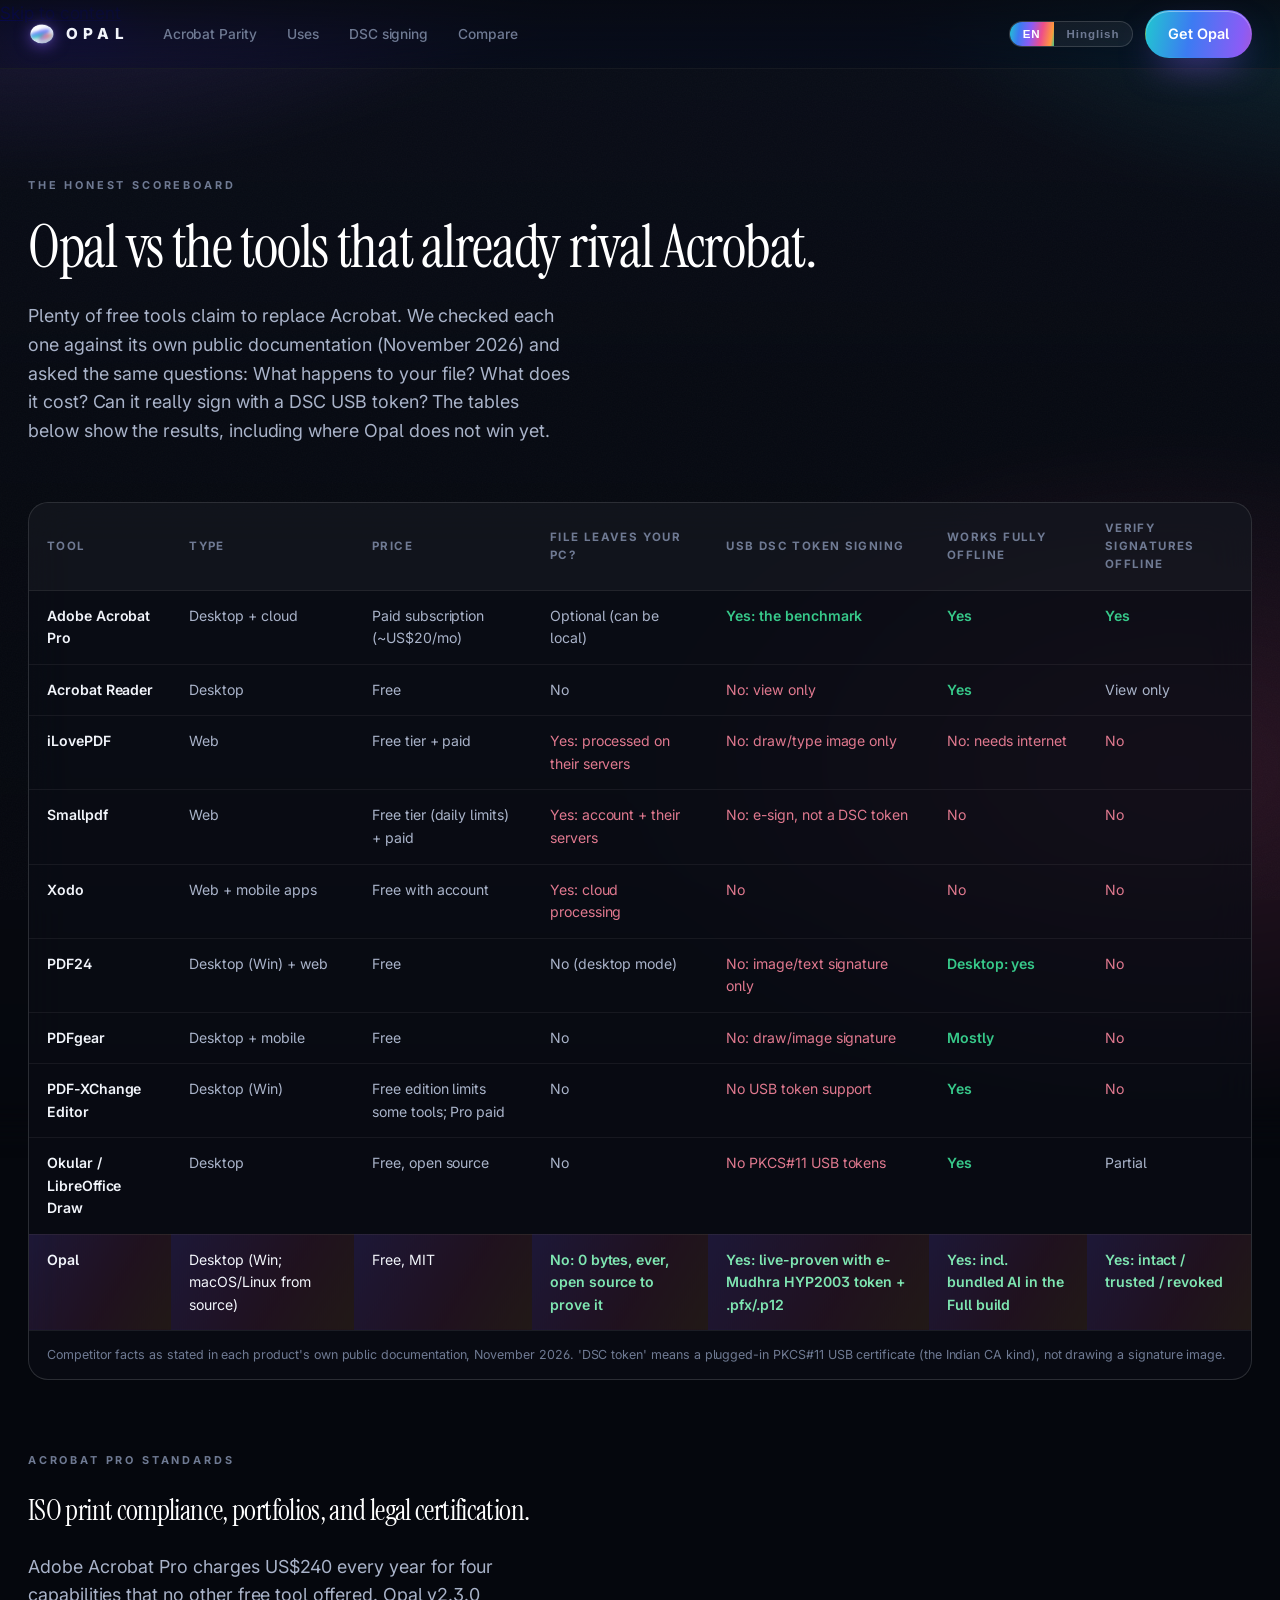
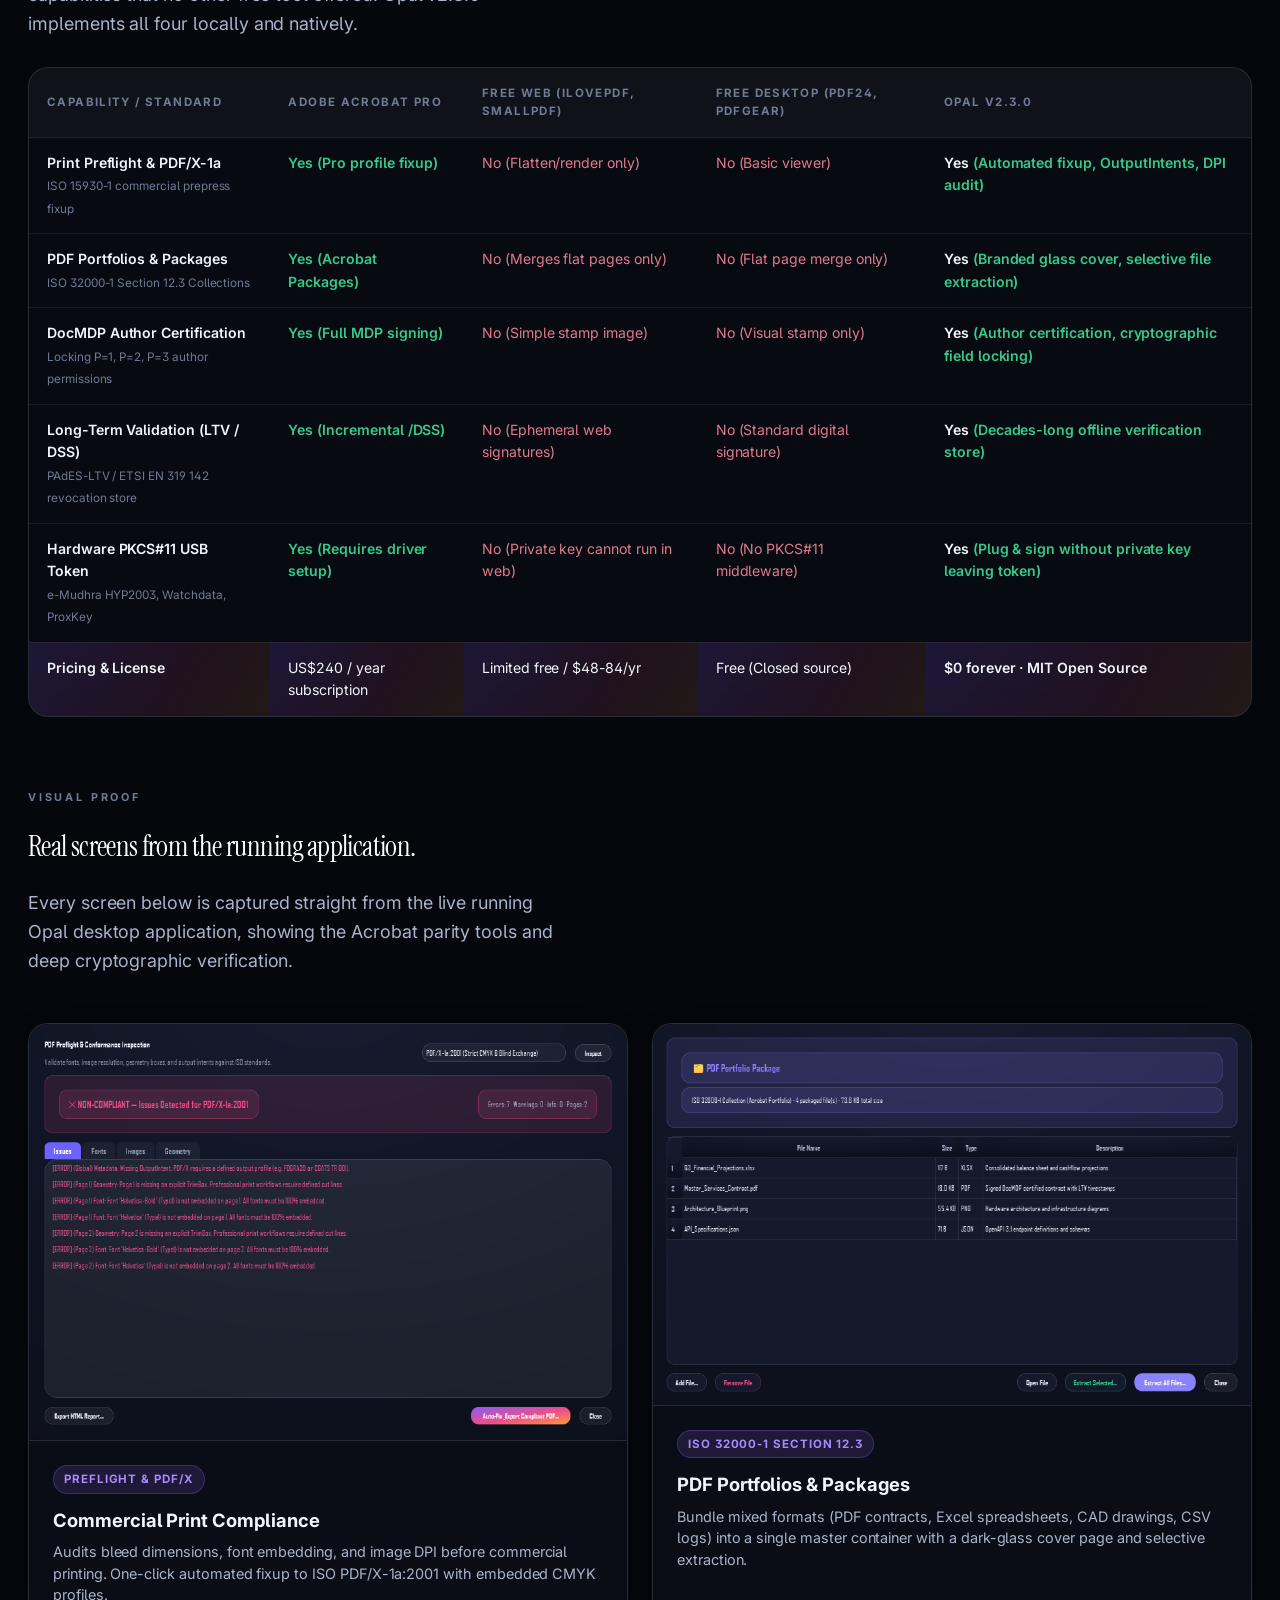
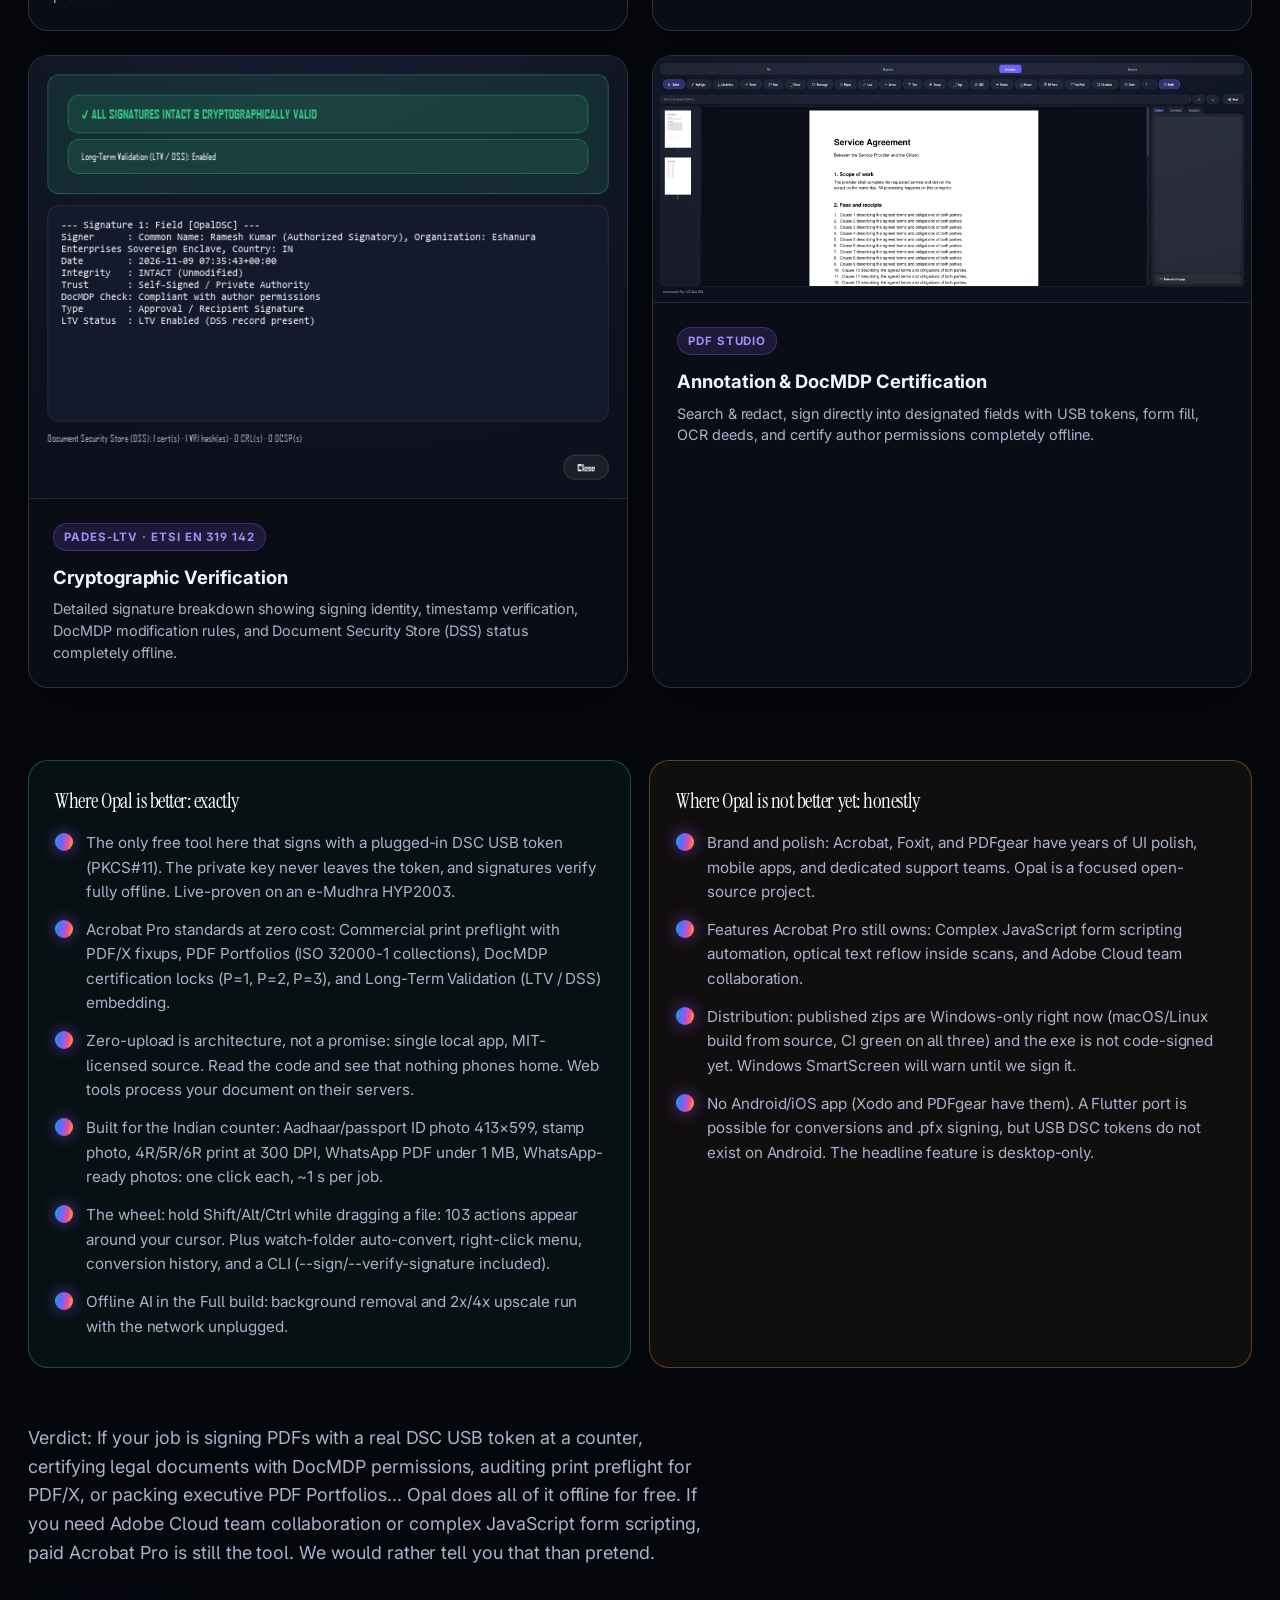
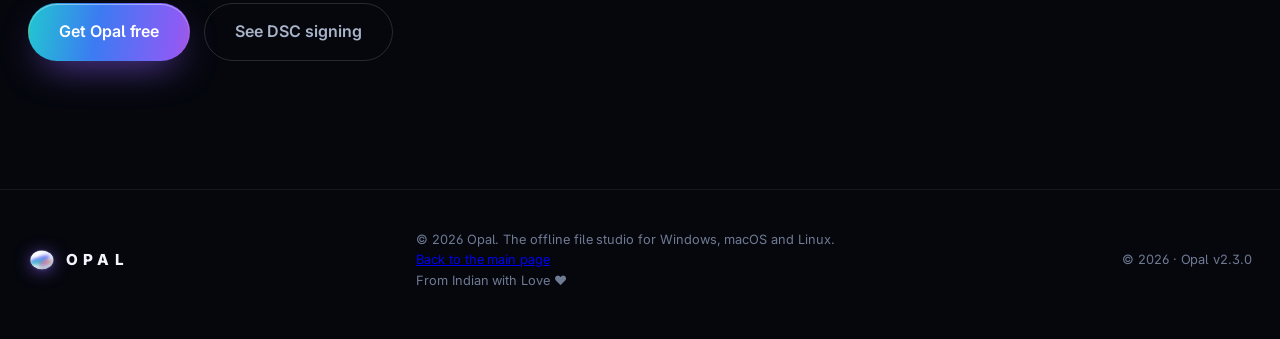
<file: website/compare.html>
<!DOCTYPE html>
<html lang="en" data-lang="en">
<head>
<meta charset="utf-8" />
<meta name="viewport" content="width=device-width, initial-scale=1, viewport-fit=cover" />
<title>Opal vs Adobe Acrobat, iLovePDF, Smallpdf, PDF24: Honest Comparison 2026</title>
<meta name="description" content="How Opal compares to Adobe Acrobat, iLovePDF, Smallpdf, Xodo, PDF24, PDFgear, and PDF-XChange: what each does with your file, what it costs, whether it supports DSC USB token signing, and where Opal is genuinely better. Checked against each tool's public documentation, November 2026." />
<meta name="keywords" content="adobe acrobat alternative free offline, ilovepdf alternative no upload, smallpdf alternative, best free PDF editor 2026, DSC USB token sign PDF free India, PKCS11 PDF signing free, PDF24 vs PDFgear vs Opal, offline PDF editor comparison, does ilovepdf upload my files, free PDF editor that never uploads, acrobat pro preflight free alternative, pdf portfolio free" />
<meta name="theme-color" content="#05070d" />
<link rel="icon" href="assets/brand/favicon.svg?v=3" type="image/svg+xml" />
<link rel="preconnect" href="https://fonts.googleapis.com" />
<link rel="preconnect" href="https://fonts.gstatic.com" crossorigin />
<link href="https://fonts.googleapis.com/css2?family=Instrument+Serif:ital@0;1&family=Inter:wght@400;500;600;700;800&family=JetBrains+Mono:wght@400;600&display=swap" rel="stylesheet" />
<link rel="stylesheet" href="css/styles.css?v=3" />
</head>
<body>

<a class="skip-link" href="#main">Skip to content</a>

<header class="site-header" id="top">
  <div class="shell header-inner">
    <a class="brand" href="index.html#top" aria-label="Opal home">
      <img src="assets/brand/mark.svg?v=3" alt="" class="brand-mark" width="28" height="28" />
      <span class="brand-word">OPAL</span>
    </a>
    <nav class="nav" aria-label="Main">
      <a href="index.html#acrobat">Acrobat Parity</a>
      <a href="index.html#uses">Uses</a>
      <a href="index.html#dsc">DSC signing</a>
      <a href="compare.html" aria-current="page">Compare</a>
    </nav>
    <div class="header-actions">
      <div class="lang-switch" role="group" aria-label="Language">
        <button type="button" class="lang-btn is-active" data-set-lang="en">EN</button>
        <button type="button" class="lang-btn" data-set-lang="hinglish">Hinglish</button>
      </div>
      <a class="btn btn-primary" href="index.html#download" data-en="Get Opal" data-hing="Opal lo">Get Opal</a>
      <button class="nav-toggle" type="button" aria-label="Menu" aria-expanded="false">
        <span></span><span></span><span></span>
      </button>
    </div>
  </div>
</header>

<main id="main">

<section class="section" style="padding-top: 150px;">
  <div class="shell">
    <span class="eyebrow reveal" data-en="The honest scoreboard" data-hing="Imaandaar scoreboard">The honest scoreboard</span>
    <h2 class="reveal" data-en="Opal vs the tools that already rival Acrobat." data-hing="Opal vs woh tools jo pehle se Acrobat ko takkar dete hain.">Opal vs the tools that already rival Acrobat.</h2>
    <p class="lede reveal" data-reveal-delay="1"
       data-en="Plenty of free tools claim to replace Acrobat. We checked each one against its own public documentation (November 2026) and asked the same questions: What happens to your file? What does it cost? Can it really sign with a DSC USB token? The tables below show the results, including where Opal does not win yet."
       data-hing="Bahut saare free tools Acrobat ko badalne ka daawa karte hain. Humne har ek ko uske apne public docs ke against check kiya (November 2026) aur wahi sawaal pooche: Aapki file ka kya hota hai? Kitna kharcha? Kya sach mein DSC USB token se sign kar sakta hai? Neeche ki tables wahi result dikhati hain, jisme woh rows bhi hain jahan Opal abhi nahi jeet ta.">
      Plenty of free tools claim to replace Acrobat. We checked each one against its own public documentation (November 2026) and asked the same questions: What happens to your file? What does it cost? Can it really sign with a DSC USB token? The tables below show the results, including where Opal does not win yet.
    </p>

    <!-- General Comparison Table -->
    <div class="cmp-wrap reveal" data-reveal-delay="2" style="margin-top: 56px; overflow-x: auto;">
      <table class="cmp-table">
        <thead>
          <tr>
            <th data-en="Tool" data-hing="Tool">Tool</th>
            <th data-en="Type" data-hing="Type">Type</th>
            <th data-en="Price" data-hing="Keemat">Price</th>
            <th data-en="File leaves your PC?" data-hing="File PC se bahar jaati hai?">File leaves your PC?</th>
            <th data-en="USB DSC token signing" data-hing="USB DSC token sign">USB DSC token signing</th>
            <th data-en="Works fully offline" data-hing="Poori tarah offline">Works fully offline</th>
            <th data-en="Verify signatures offline" data-hing="Offline signature verify">Verify signatures offline</th>
          </tr>
        </thead>
        <tbody>
          <tr class="cmp-paid">
            <td><b>Adobe Acrobat Pro</b></td><td>Desktop + cloud</td><td data-en="Paid subscription (~US$20/mo)" data-hing="Paid subscription (~US$20/mo)">Paid subscription (~US$20/mo)</td>
            <td data-en="Optional (can be local)" data-hing="Optional (local ho sakta hai)">Optional (can be local)</td>
            <td class="yes">Yes: the benchmark</td><td class="yes">Yes</td><td class="yes">Yes</td>
          </tr>
          <tr>
            <td><b>Acrobat Reader</b></td><td>Desktop</td><td>Free</td><td>No</td><td class="no">No: view only</td><td class="yes">Yes</td><td>View only</td>
          </tr>
          <tr>
            <td><b>iLovePDF</b></td><td>Web</td><td data-en="Free tier + paid" data-hing="Free tier + paid">Free tier + paid</td>
            <td class="no">Yes: processed on their servers</td><td class="no">No: draw/type image only</td><td class="no">No: needs internet</td><td class="no">No</td>
          </tr>
          <tr>
            <td><b>Smallpdf</b></td><td>Web</td><td data-en="Free tier (daily limits) + paid" data-hing="Free tier (daily limits) + paid">Free tier (daily limits) + paid</td>
            <td class="no">Yes: account + their servers</td><td class="no">No: e-sign, not a DSC token</td><td class="no">No</td><td class="no">No</td>
          </tr>
          <tr>
            <td><b>Xodo</b></td><td>Web + mobile apps</td><td data-en="Free with account" data-hing="Account ke saath free">Free with account</td>
            <td class="no">Yes: cloud processing</td><td class="no">No</td><td class="no">No</td><td class="no">No</td>
          </tr>
          <tr>
            <td><b>PDF24</b></td><td>Desktop (Win) + web</td><td>Free</td><td>No (desktop mode)</td><td class="no">No: image/text signature only</td><td class="yes">Desktop: yes</td><td class="no">No</td>
          </tr>
          <tr>
            <td><b>PDFgear</b></td><td>Desktop + mobile</td><td>Free</td><td>No</td><td class="no">No: draw/image signature</td><td class="yes">Mostly</td><td class="no">No</td>
          </tr>
          <tr>
            <td><b>PDF-XChange Editor</b></td><td>Desktop (Win)</td><td data-en="Free edition limits some tools; Pro paid" data-hing="Free edition mein kuch tools limit; Pro paid">Free edition limits some tools; Pro paid</td><td>No</td><td class="no">No USB token support</td><td class="yes">Yes</td><td class="no">No</td>
          </tr>
          <tr>
            <td><b>Okular / LibreOffice Draw</b></td><td>Desktop</td><td>Free, open source</td><td>No</td><td class="no">No PKCS#11 USB tokens</td><td class="yes">Yes</td><td>Partial</td>
          </tr>
          <tr class="cmp-opal">
            <td><b>Opal</b></td><td>Desktop (Win; macOS/Linux from source)</td><td>Free, MIT</td>
            <td class="yes">No: 0 bytes, ever, open source to prove it</td>
            <td class="yes">Yes: live-proven with e-Mudhra HYP2003 token + .pfx/.p12</td>
            <td class="yes">Yes: incl. bundled AI in the Full build</td>
            <td class="yes">Yes: intact / trusted / revoked</td>
          </tr>
        </tbody>
      </table>
      <p class="cmp-note" data-en="Competitor facts as stated in each product's own public documentation, November 2026. 'DSC token' means a plugged-in PKCS#11 USB certificate (the Indian CA kind), not drawing a signature image."
         data-hing="Competitor ki baatein har product ke apne public docs ki hain, November 2026. 'DSC token' matlab plugged-in PKCS#11 USB certificate (Indian CA wala), signature image banana nahi.">
        Competitor facts as stated in each product's own public documentation, November 2026. "DSC token" means a plugged-in PKCS#11 USB certificate (the Indian CA kind), not drawing a signature image.
      </p>
    </div>

    <!-- Acrobat Pro Parity Table -->
    <div style="margin-top: 72px;">
      <span class="eyebrow reveal" data-en="Acrobat Pro Standards" data-hing="Acrobat Pro Standards">Acrobat Pro Standards</span>
      <h3 class="reveal" style="font-size: 1.8rem; margin: 8px 0 16px;" data-en="ISO print compliance, portfolios, and legal certification." data-hing="ISO print compliance, portfolios aur legal certification.">ISO print compliance, portfolios, and legal certification.</h3>
      <p class="lede reveal" data-reveal-delay="1"
         data-en="Adobe Acrobat Pro charges US$240 every year for four capabilities that no other free tool offered. Opal v2.3.0 implements all four locally and natively."
         data-hing="Adobe Acrobat Pro har saal $240 charge karta hai chaar capabilities ke liye jo koi free tool nahi deta. Opal v2.3.0 chaaron ko local aur native implement karta hai.">
        Adobe Acrobat Pro charges US$240 every year for four capabilities that no other free tool offered. Opal v2.3.0 implements all four locally and natively.
      </p>
    </div>

    <div class="cmp-wrap reveal" data-reveal-delay="2" style="margin-top: 28px; overflow-x: auto;">
      <table class="cmp-table">
        <thead>
          <tr>
            <th data-en="Capability / Standard" data-hing="Capability / Standard">Capability / Standard</th>
            <th data-en="Adobe Acrobat Pro" data-hing="Adobe Acrobat Pro">Adobe Acrobat Pro</th>
            <th data-en="Free Web (iLovePDF, Smallpdf)" data-hing="Free Web (iLovePDF, Smallpdf)">Free Web (iLovePDF, Smallpdf)</th>
            <th data-en="Free Desktop (PDF24, PDFgear)" data-hing="Free Desktop (PDF24, PDFgear)">Free Desktop (PDF24, PDFgear)</th>
            <th data-en="Opal v2.3.0" data-hing="Opal v2.3.0">Opal v2.3.0</th>
          </tr>
        </thead>
        <tbody>
          <tr>
            <td><b>Print Preflight &amp; PDF/X-1a</b><br><small style="color:var(--text-faint);">ISO 15930-1 commercial prepress fixup</small></td>
            <td class="yes">Yes (Pro profile fixup)</td>
            <td class="no">No (Flatten/render only)</td>
            <td class="no">No (Basic viewer)</td>
            <td class="yes"><b>Yes</b> (Automated fixup, OutputIntents, DPI audit)</td>
          </tr>
          <tr>
            <td><b>PDF Portfolios &amp; Packages</b><br><small style="color:var(--text-faint);">ISO 32000-1 Section 12.3 Collections</small></td>
            <td class="yes">Yes (Acrobat Packages)</td>
            <td class="no">No (Merges flat pages only)</td>
            <td class="no">No (Flat page merge only)</td>
            <td class="yes"><b>Yes</b> (Branded glass cover, selective file extraction)</td>
          </tr>
          <tr>
            <td><b>DocMDP Author Certification</b><br><small style="color:var(--text-faint);">Locking P=1, P=2, P=3 author permissions</small></td>
            <td class="yes">Yes (Full MDP signing)</td>
            <td class="no">No (Simple stamp image)</td>
            <td class="no">No (Visual stamp only)</td>
            <td class="yes"><b>Yes</b> (Author certification, cryptographic field locking)</td>
          </tr>
          <tr>
            <td><b>Long-Term Validation (LTV / DSS)</b><br><small style="color:var(--text-faint);">PAdES-LTV / ETSI EN 319 142 revocation store</small></td>
            <td class="yes">Yes (Incremental /DSS)</td>
            <td class="no">No (Ephemeral web signatures)</td>
            <td class="no">No (Standard digital signature)</td>
            <td class="yes"><b>Yes</b> (Decades-long offline verification store)</td>
          </tr>
          <tr>
            <td><b>Hardware PKCS#11 USB Token</b><br><small style="color:var(--text-faint);">e-Mudhra HYP2003, Watchdata, ProxKey</small></td>
            <td class="yes">Yes (Requires driver setup)</td>
            <td class="no">No (Private key cannot run in web)</td>
            <td class="no">No (No PKCS#11 middleware)</td>
            <td class="yes"><b>Yes</b> (Plug &amp; sign without private key leaving token)</td>
          </tr>
          <tr class="cmp-opal">
            <td><b>Pricing &amp; License</b></td>
            <td>US$240 / year subscription</td>
            <td>Limited free / $48-84/yr</td>
            <td>Free (Closed source)</td>
            <td class="yes"><b>$0 forever · MIT Open Source</b></td>
          </tr>
        </tbody>
      </table>
    </div>

    <!-- Visual Proof Cards -->
    <div style="margin-top: 72px;">
      <span class="eyebrow reveal" data-en="Visual Proof" data-hing="Visual Saboot">Visual Proof</span>
      <h3 class="reveal" style="font-size: 1.8rem; margin: 8px 0 16px;" data-en="Real screens from the running application." data-hing="Running application ke asli screens.">Real screens from the running application.</h3>
      <p class="lede reveal" data-reveal-delay="1"
         data-en="Every screen below is captured straight from the live running Opal desktop application, showing the Acrobat parity tools and deep cryptographic verification."
         data-hing="Neeche ka har screen live chalte hue Opal desktop application se capture kiya gaya hai, jo Acrobat parity tools aur deep cryptographic verification dikhata hai.">
        Every screen below is captured straight from the live running Opal desktop application, showing the Acrobat parity tools and deep cryptographic verification.
      </p>

      <div class="acrobat-grid reveal" data-reveal-delay="2">
        <div class="acrobat-card">
          <div class="acrobat-preview">
            <img src="assets/screenshots/06-pdf-preflight.png" alt="PDF Preflight and PDF/X Fixup Tool" width="920" height="640" />
          </div>
          <div class="acrobat-body">
            <span class="acrobat-badge">Preflight &amp; PDF/X</span>
            <h4 style="margin: 0 0 6px; font-size: 1.15rem; color: var(--text);">Commercial Print Compliance</h4>
            <p>Audits bleed dimensions, font embedding, and image DPI before commercial printing. One-click automated fixup to ISO PDF/X-1a:2001 with embedded CMYK profiles.</p>
          </div>
        </div>

        <div class="acrobat-card">
          <div class="acrobat-preview">
            <img src="assets/screenshots/07-pdf-portfolio.png" alt="PDF Portfolio and Package Manager" width="880" height="560" />
          </div>
          <div class="acrobat-body">
            <span class="acrobat-badge">ISO 32000-1 Section 12.3</span>
            <h4 style="margin: 0 0 6px; font-size: 1.15rem; color: var(--text);">PDF Portfolios &amp; Packages</h4>
            <p>Bundle mixed formats (PDF contracts, Excel spreadsheets, CAD drawings, CSV logs) into a single master container with a dark-glass cover page and selective extraction.</p>
          </div>
        </div>

        <div class="acrobat-card">
          <div class="acrobat-preview">
            <img src="assets/screenshots/09-pdf-signatures-verify.png" alt="Cryptographic Signature and LTV Verification" width="650" height="480" />
          </div>
          <div class="acrobat-body">
            <span class="acrobat-badge">PAdES-LTV · ETSI EN 319 142</span>
            <h4 style="margin: 0 0 6px; font-size: 1.15rem; color: var(--text);">Cryptographic Verification</h4>
            <p>Detailed signature breakdown showing signing identity, timestamp verification, DocMDP modification rules, and Document Security Store (DSS) status completely offline.</p>
          </div>
        </div>

        <div class="acrobat-card">
          <div class="acrobat-preview">
            <img src="assets/screenshots/03-pdf-studio.png" alt="Opal PDF Studio" width="1534" height="800" />
          </div>
          <div class="acrobat-body">
            <span class="acrobat-badge">PDF Studio</span>
            <h4 style="margin: 0 0 6px; font-size: 1.15rem; color: var(--text);">Annotation &amp; DocMDP Certification</h4>
            <p>Search &amp; redact, sign directly into designated fields with USB tokens, form fill, OCR deeds, and certify author permissions completely offline.</p>
          </div>
        </div>
      </div>
    </div>

    <!-- Win Grid (Where Opal is better vs where it is not yet) -->
    <div class="win-grid" style="margin-top: 72px;">
      <div class="win-card reveal">
        <h3 data-en="Where Opal is better: exactly" data-hing="Opal kahan sach mein behtar hai: bilkul">Where Opal is better: exactly</h3>
        <ul class="checklist">
          <li data-en="The only free tool here that signs with a plugged-in DSC USB token (PKCS#11). The private key never leaves the token, and signatures verify fully offline. Live-proven on an e-Mudhra HYP2003."
              data-hing="Yahaan ka ekmatra free tool jo plugged-in DSC USB token (PKCS#11) se sign karta hai. Private key kabhi token se bahar nahi jaati, aur offline verify karta hai. e-Mudhra HYP2003 par live test kiya.">
            The only free tool here that signs with a plugged-in DSC USB token (PKCS#11). The private key never leaves the token, and signatures verify fully offline. Live-proven on an e-Mudhra HYP2003.
          </li>
          <li data-en="Acrobat Pro standards at zero cost: Commercial print preflight with PDF/X fixups, PDF Portfolios (ISO 32000-1 collections), DocMDP certification locks (P=1, P=2, P=3), and Long-Term Validation (LTV / DSS) embedding."
              data-hing="Acrobat Pro standards bina kisi cost ke: Commercial print preflight PDF/X fixup ke saath, PDF Portfolios (ISO 32000-1 collections), DocMDP certification locks (P=1, P=2, P=3), aur Long-Term Validation (LTV / DSS) embedding.">
            Acrobat Pro standards at zero cost: Commercial print preflight with PDF/X fixups, PDF Portfolios (ISO 32000-1 collections), DocMDP certification locks (P=1, P=2, P=3), and Long-Term Validation (LTV / DSS) embedding.
          </li>
          <li data-en="Zero-upload is architecture, not a promise: single local app, MIT-licensed source. Read the code and see that nothing phones home. Web tools process your document on their servers."
              data-hing="Zero-upload ek architecture hai, vaada nahi: ek local app, MIT-licensed source. Code padh ke dekho, kuch bhi bahar nahi jaata. Web tools aapka document apne servers par process karte hain.">
            Zero-upload is architecture, not a promise: single local app, MIT-licensed source. Read the code and see that nothing phones home. Web tools process your document on their servers.
          </li>
          <li data-en="Built for the Indian counter: Aadhaar/passport ID photo 413×599, stamp photo, 4R/5R/6R print at 300 DPI, WhatsApp PDF under 1 MB, WhatsApp-ready photos: one click each, ~1 s per job."
              data-hing="Indian counter ke liye bana: Aadhaar/passport ID photo 413×599, stamp photo, 4R/5R/6R print 300 DPI par, WhatsApp PDF 1 MB se kam, WhatsApp-ready photos: har ek click, ~1s har job.">
            Built for the Indian counter: Aadhaar/passport ID photo 413×599, stamp photo, 4R/5R/6R print at 300 DPI, WhatsApp PDF under 1 MB, WhatsApp-ready photos: one click each, ~1 s per job.
          </li>
          <li data-en="The wheel: hold Shift/Alt/Ctrl while dragging a file: 103 actions appear around your cursor. Plus watch-folder auto-convert, right-click menu, conversion history, and a CLI (--sign/--verify-signature included)."
              data-hing="Wheel: file drag karte waqt Shift/Alt/Ctrl dabao: 103 actions cursor ke ghoomne mein aa jaate hain. Plus watch-folder auto-convert, right-click menu, history, aur CLI (--sign/--verify-signature ke saath).">
            The wheel: hold Shift/Alt/Ctrl while dragging a file: 103 actions appear around your cursor. Plus watch-folder auto-convert, right-click menu, conversion history, and a CLI (--sign/--verify-signature included).
          </li>
          <li data-en="Offline AI in the Full build: background removal and 2x/4x upscale run with the network unplugged."
              data-hing="Full build mein offline AI: background removal aur 2x/4x upscale network nikaalne par bhi chalte hain.">
            Offline AI in the Full build: background removal and 2x/4x upscale run with the network unplugged.
          </li>
        </ul>
      </div>

      <div class="win-card win-card--gap reveal" data-reveal-delay="1">
        <h3 data-en="Where Opal is not better yet: honestly" data-hing="Opal kahan abhi behtar nahi: imaandari se">Where Opal is not better yet: honestly</h3>
        <ul class="checklist">
          <li data-en="Brand and polish: Acrobat, Foxit, and PDFgear have years of UI polish, mobile apps, and dedicated support teams. Opal is a focused open-source project."
              data-hing="Brand aur polish: Acrobat, Foxit aur PDFgear ke paas saalon ka UI polish, mobile apps aur support desk hai. Opal ek focused open-source project hai.">
            Brand and polish: Acrobat, Foxit, and PDFgear have years of UI polish, mobile apps, and dedicated support teams. Opal is a focused open-source project.
          </li>
          <li data-en="Features Acrobat Pro still owns: Complex JavaScript form scripting automation, optical text reflow inside scans, and Adobe Cloud team collaboration."
              data-hing="Features jo Acrobat Pro abhi bhi rakhta hai: Complex JavaScript form scripting automation, optical text reflow, aur Adobe Cloud team collaboration.">
            Features Acrobat Pro still owns: Complex JavaScript form scripting automation, optical text reflow inside scans, and Adobe Cloud team collaboration.
          </li>
          <li data-en="Distribution: published zips are Windows-only right now (macOS/Linux build from source, CI green on all three) and the exe is not code-signed yet. Windows SmartScreen will warn until we sign it."
              data-hing="Distribution: abhi sirf Windows zips publish hain (macOS/Linux source se build, teeno par CI green) aur exe abhi code-signed nahi hai: sign hone tak Windows SmartScreen warning dega.">
            Distribution: published zips are Windows-only right now (macOS/Linux build from source, CI green on all three) and the exe is not code-signed yet. Windows SmartScreen will warn until we sign it.
          </li>
          <li data-en="No Android/iOS app (Xodo and PDFgear have them). A Flutter port is possible for conversions and .pfx signing, but USB DSC tokens do not exist on Android. The headline feature is desktop-only."
              data-hing="Koi Android/iOS app nahi (Xodo, PDFgear ke paas hain). Flutter port conversions aur .pfx signing ke liye ho sakta hai, lekin USB DSC tokens Android par nahi hote: headline feature sirf desktop par hai.">
            No Android/iOS app (Xodo and PDFgear have them). A Flutter port is possible for conversions and .pfx signing, but USB DSC tokens do not exist on Android. The headline feature is desktop-only.
          </li>
        </ul>
      </div>
    </div>

    <p class="lede reveal" style="margin-top: 56px; max-width: 62ch;"
       data-en="Verdict: If your job is signing PDFs with a real DSC USB token at a counter, certifying legal documents with DocMDP permissions, auditing print preflight for PDF/X, or packing executive PDF Portfolios... Opal does all of it offline for free. If you need Adobe Cloud team collaboration or complex JavaScript form scripting, paid Acrobat Pro is still the tool. We would rather tell you that than pretend."
       data-hing="Nateeja: Agar aapka kaam hai counter par asli DSC USB token se PDF sign karna, DocMDP permissions se legal documents certify karna, PDF/X ke liye print preflight audit karna, ya executive PDF Portfolios pack karna... Opal ye sab offline free mein karta hai. Agar aapko Adobe Cloud team collaboration ya complex JavaScript form scripting chahiye, toh paid Acrobat Pro abhi bhi sahi tool hai. Hum ye kehna zyada pasand karenge bajaye dikhawa karne ke.">
      Verdict: If your job is signing PDFs with a real DSC USB token at a counter, certifying legal documents with DocMDP permissions, auditing print preflight for PDF/X, or packing executive PDF Portfolios... Opal does all of it offline for free. If you need Adobe Cloud team collaboration or complex JavaScript form scripting, paid Acrobat Pro is still the tool. We would rather tell you that than pretend.
    </p>

    <div class="hero-cta reveal" style="margin-top: 36px;">
      <a class="btn btn-primary btn-lg" href="https://github.com/gaurav-eshanura/opal/releases/download/v2.3.0/Opal-v2.3.0-Windows-x64.zip" data-en="Get Opal free" data-hing="Opal free lo">Get Opal free</a>
      <a class="btn btn-quiet btn-lg" href="index.html#dsc" data-en="See DSC signing" data-hing="DSC signing dekho">See DSC signing</a>
    </div>
  </div>
</section>

</main>

<footer class="site-footer">
  <div class="shell footer-inner">
    <a class="brand" href="index.html#top">
      <img src="assets/brand/mark.svg?v=3" alt="" class="brand-mark" width="24" height="24" />
      <span class="brand-word">OPAL</span>
    </a>
    <p class="footer-note">
      <span data-en="© 2026 Opal. The offline file studio for Windows, macOS and Linux."
               data-hing="© 2026 Opal. Windows, macOS aur Linux ke liye offline file studio.">
        © 2026 Opal. The offline file studio for Windows, macOS and Linux.
      </span>
      <br />
      <a href="index.html#top" data-en="Back to the main page" data-hing="Main page par wapas">Back to the main page</a>
      <br />
      <span data-en="From Indian with Love ❤️" data-hing="Indian dil se ❤️">From Indian with Love ❤️</span>
    </p>
    <p class="footer-note">© <span id="year">2026</span> · Opal v2.3.0</p>
  </div>
</footer>

<script src="js/main.js?v=3"></script>
</body>
</html>
</file>
<file: website/css/styles.css>
/* ==========================================================================
   Opal — art direction

   One idea runs through the whole page: light enters a stone and comes out
   as a spectrum. The product is that moment made literal — one file in,
   every form it can take, out.

   So the page is built like a beam of light:
     · the hero is a beam entering an opal, with the real product refracting
       inside the stone
     · the middle is a typographic turn, on paper, to break the rhythm
     · the wheel is a working demo, not a picture of one
     · the studios are a switcher, shaped like the app's own tabs
     · the proof is set as statements, not as boxes
     · the download is the only other thing that looks like a device

   Glass is reserved for what actually floats: the header, the primary
   action, the command line. Everything else is ink or paper, so the glass
   still means something.
   ========================================================================== */

:root {
  /* the field */
  --ink-950: #05070d;
  --ink-900: #0a0d16;
  --ink-850: #0d111c;
  --ink-800: #121826;
  --ink-700: #1a2233;

  /* the spectrum, in the order light meets it */
  --fire-teal: #21c7d0;
  --fire-blue: #3c7bf2;
  --fire-violet: #8a5cf6;
  --fire-rose: #ee4e8a;
  --fire-amber: #ff9a3c;
  --fire-green: #37c98a;
  --spectrum: linear-gradient(100deg, var(--fire-teal) 0%, var(--fire-blue) 22%, var(--fire-violet) 46%, var(--fire-rose) 70%, var(--fire-amber) 92%, var(--fire-green) 100%);
  --spectrum-soft: linear-gradient(100deg, rgba(33, 199, 208, 0.16), rgba(138, 92, 246, 0.16) 46%, rgba(255, 154, 60, 0.16));

  /* glass, used sparingly */
  --glass: rgba(255, 255, 255, 0.06);
  --glass-2: rgba(255, 255, 255, 0.11);
  --glass-edge: rgba(255, 255, 255, 0.14);
  --glass-shadow: 0 34px 80px -30px rgba(0, 0, 0, 0.9);

  /* type on ink */
  --text: #f2f5fb;
  --text-dim: #a9b3c9;
  --text-faint: #6f7a93;

  /* paper, for the turn */
  --paper: #f4f3ef;
  --paper-ink: #14171f;
  --paper-dim: #555c6b;

  --accent: #8a5cf6;
  --accent-hi: #a78bfa;

  --shell: 1240px;
  --measure: 34rem;

  --ease: cubic-bezier(0.22, 1, 0.36, 1);
  --ease-out: cubic-bezier(0.16, 1, 0.3, 1);
}

/* ------------------------------------------------------------------ base -- */
* { box-sizing: border-box; }

html { scroll-behavior: smooth; -webkit-text-size-adjust: 100%; }

body {
  margin: 0;
  background: var(--ink-950);
  color: var(--text);
  font-family: "Inter", "Segoe UI", system-ui, -apple-system, sans-serif;
  font-size: 17px;
  line-height: 1.6;
  letter-spacing: -0.003em;
  font-feature-settings: "cv05" 1, "ss01" 1;
  -webkit-font-smoothing: antialiased;
  overflow-x: hidden;
}

/* The field: a slow aurora of the stone's own colour, behind everything. */
body::before {
  content: "";
  position: fixed;
  inset: -25%;
  z-index: -3;
  background:
    radial-gradient(45% 35% at 18% 6%, rgba(138, 92, 246, 0.26), transparent 68%),
    radial-gradient(38% 30% at 88% 12%, rgba(33, 199, 208, 0.18), transparent 68%),
    radial-gradient(42% 36% at 78% 74%, rgba(238, 78, 138, 0.16), transparent 70%),
    linear-gradient(180deg, #0b0f1c 0%, #070a12 45%, #05070d 100%);
  filter: blur(14px);
  animation: aurora 40s ease-in-out infinite alternate;
}

@keyframes aurora {
  0%   { transform: translate3d(0, 0, 0) scale(1); }
  50%  { transform: translate3d(-2.5%, 2%, 0) scale(1.06); }
  100% { transform: translate3d(2.5%, -1.5%, 0) scale(1.02); }
}

/* A fine grain so the gradients never band. */
body::after {
  content: "";
  position: fixed;
  inset: 0;
  z-index: -2;
  pointer-events: none;
  opacity: 0.03;
  background-image: url("data:image/svg+xml,%3Csvg xmlns='http://www.w3.org/2000/svg' width='150' height='150'%3E%3Cfilter id='n'%3E%3CfeTurbulence type='fractalNoise' baseFrequency='0.8' numOctaves='3'/%3E%3C/filter%3E%3Crect width='100%25' height='100%25' filter='url(%23n)'/%3E%3C/svg%3E");
}

::selection { background: rgba(138, 92, 246, 0.45); color: #fff; }

:focus-visible {
  outline: 2px solid var(--accent-hi);
  outline-offset: 3px;
  border-radius: 6px;
}

/* --------------------------------------------------------------- layout -- */
.shell { width: min(var(--shell), calc(100% - 56px)); margin-inline: auto; }
.shell-narrow { width: min(780px, calc(100% - 56px)); margin-inline: auto; }

.section { padding: 128px 0; position: relative; }
.section-tight { padding: 84px 0; position: relative; }

/* --------------------------------------------------------------- type -- */
.display, h1, h2, h3 {
  font-family: "Instrument Serif", "Iowan Old Style", Georgia, serif;
  font-weight: 400;
  letter-spacing: -0.022em;
  margin: 0;
  color: #fff;
}

h1 {
  font-size: clamp(3rem, 7.4vw, 6.4rem);
  line-height: 0.92;
}
h2 {
  font-size: clamp(2.2rem, 4.6vw, 4rem);
  line-height: 0.98;
}
h3 { font-size: 1.4rem; line-height: 1.15; }

.spectrum-text {
  background: var(--spectrum);
  background-size: 220% 100%;
  -webkit-background-clip: text;
  background-clip: text;
  -webkit-text-fill-color: transparent;
  animation: spectrum-drift 16s linear infinite;
}

@keyframes spectrum-drift {
  0%   { background-position: 0% 50%; }
  100% { background-position: 220% 50%; }
}

.eyebrow {
  display: block;
  font-size: 0.68rem;
  font-weight: 700;
  letter-spacing: 0.26em;
  text-transform: uppercase;
  color: var(--text-faint);
  margin-bottom: 24px;
}

.lede {
  font-size: clamp(1.05rem, 1.4vw, 1.22rem);
  color: var(--text-dim);
  max-width: var(--measure);
  margin: 26px 0 0;
  text-wrap: pretty;
}

.on-paper { color: var(--paper-ink); }
.on-paper .display, .on-paper h1, .on-paper h2, .on-paper h3 { color: var(--paper-ink); }
.on-paper .lede { color: var(--paper-dim); }
.on-paper .eyebrow { color: #8a8f9c; }

/* -------------------------------------------------------------- header -- */
.site-header {
  position: fixed;
  top: 0;
  left: 0;
  right: 0;
  z-index: 60;
  backdrop-filter: blur(26px) saturate(180%);
  -webkit-backdrop-filter: blur(26px) saturate(180%);
  background: linear-gradient(180deg, rgba(7, 10, 18, 0.82), rgba(7, 10, 18, 0.30));
  border-bottom: 1px solid rgba(255, 255, 255, 0.06);
}

.header-inner {
  display: flex;
  align-items: center;
  gap: 34px;
  height: 68px;
}

.brand { display: flex; align-items: center; gap: 10px; text-decoration: none; }
.brand-mark { width: 28px; height: 28px; filter: drop-shadow(0 2px 8px rgba(138, 92, 246, 0.6)); }
.brand-word {
  font-weight: 800;
  font-size: 0.95rem;
  letter-spacing: 0.34em;
  color: var(--text);
}

.nav { display: flex; gap: 30px; }
.nav a {
  color: var(--text-faint);
  text-decoration: none;
  font-size: 0.86rem;
  font-weight: 500;
  position: relative;
  padding: 4px 0;
  transition: color 0.22s var(--ease);
}
.nav a::after {
  content: "";
  position: absolute;
  left: 0; right: 100%; bottom: 0;
  height: 1px;
  background: var(--spectrum);
  transition: right 0.35s var(--ease);
}
.nav a:hover { color: var(--text); }
.nav a:hover::after { right: 0; }

.header-actions { margin-left: auto; display: flex; align-items: center; gap: 12px; }

.lang-switch {
  display: inline-flex;
  border: 1px solid var(--glass-edge);
  border-radius: 999px;
  overflow: hidden;
  background: var(--glass);
}
.lang-btn {
  border: 0;
  background: transparent;
  color: var(--text-faint);
  cursor: pointer;
  padding: 6px 13px;
  font-size: 0.72rem;
  font-weight: 700;
  letter-spacing: 0.08em;
  transition: color 0.2s var(--ease);
}
.lang-btn.is-active { background: var(--spectrum); color: #fff; }

.nav-toggle { display: none; }

/* -------------------------------------------------------------- buttons -- */
.btn {
  display: inline-flex;
  align-items: center;
  justify-content: center;
  gap: 9px;
  border-radius: 999px;
  padding: 11px 22px;
  font-size: 0.9rem;
  font-weight: 600;
  border: 1px solid transparent;
  cursor: pointer;
  white-space: nowrap;
  text-decoration: none;
  transition: transform 0.28s var(--ease), box-shadow 0.28s var(--ease),
              background 0.28s var(--ease), border-color 0.28s var(--ease), color 0.28s var(--ease);
}
.btn-lg { padding: 15px 30px; font-size: 1rem; }
.btn:hover { transform: translateY(-2px); }
.btn:active { transform: translateY(0); }

.btn-primary {
  background: var(--spectrum);
  background-size: 200% 100%;
  color: #fff;
  box-shadow: 0 16px 38px -14px rgba(138, 92, 246, 0.75), inset 0 1px 0 rgba(255, 255, 255, 0.4);
  animation: spectrum-drift 18s linear infinite;
}
.btn-primary:hover { box-shadow: 0 22px 50px -16px rgba(238, 78, 138, 0.7), inset 0 1px 0 rgba(255, 255, 255, 0.55); }

.btn-quiet {
  background: transparent;
  color: var(--text-dim);
  border-color: var(--glass-edge);
}
.btn-quiet:hover { color: var(--text); border-color: rgba(255, 255, 255, 0.32); background: var(--glass); }

/* ---------------------------------------------------------------- glass -- */
.glass {
  background: var(--glass);
  backdrop-filter: blur(24px) saturate(170%);
  -webkit-backdrop-filter: blur(24px) saturate(170%);
  border: 1px solid var(--glass-edge);
  border-radius: 20px;
  box-shadow: var(--glass-shadow), inset 0 1px 0 rgba(255, 255, 255, 0.24);
}

/* ----------------------------------------------------------------- hero -- */
.hero {
  position: relative;
  padding: 168px 0 112px;
  overflow: hidden;
}

.hero-grid {
  display: grid;
  grid-template-columns: 1fr 0.95fr;
  gap: 60px;
  align-items: center;
}

.hero h1 { max-width: 15ch; }
.hero h1 em { font-style: italic; }

.hero-note {
  display: flex;
  align-items: center;
  gap: 14px;
  margin-top: 34px;
  font-size: 0.86rem;
  color: var(--text-faint);
}
.hero-note .rule { flex: 0 0 auto; width: 30px; height: 1px; background: var(--spectrum); }
.hero-note span:last-child { flex: 1 1 auto; }

.hero-cta { display: flex; gap: 14px; flex-wrap: wrap; margin-top: 40px; }

/* The opal: a beam enters, the product refracts inside, a spectrum leaves. */
.opal-stage { position: relative; }
.opal-stage svg { width: 100%; height: auto; display: block; }

.opal-beam { animation: beam-breathe 7s ease-in-out infinite; }
.opal-stone { animation: stone-turn 34s linear infinite; transform-origin: 50% 50%; }
.opal-spectrum { animation: spectrum-drift 12s linear infinite; }
.opal-glint { animation: glint 9s ease-in-out infinite; }

@keyframes stone-turn {
  0%   { transform: rotate(-1.5deg); }
  50%  { transform: rotate(1.5deg); }
  100% { transform: rotate(-1.5deg); }
}
@keyframes beam-breathe {
  0%, 100% { opacity: 0.75; }
  50%      { opacity: 1; }
}
@keyframes glint {
  0%, 100% { opacity: 0.55; }
  50%      { opacity: 0.95; }
}

/* --------------------------------------------------- the spectrum band -- */
.band {
  height: 3px;
  background: var(--spectrum);
  background-size: 200% 100%;
  animation: spectrum-drift 24s linear infinite;
  opacity: 0.85;
}

/* ------------------------------------------------------- the turn (paper) -- */
.turn {
  background: var(--paper);
  color: var(--paper-ink);
  padding: 150px 0;
  position: relative;
  overflow: hidden;
}
.turn::after {
  content: "";
  position: absolute;
  inset: 0;
  background: radial-gradient(60% 80% at 78% 20%, rgba(138, 92, 246, 0.10), transparent 60%),
              radial-gradient(50% 70% at 18% 84%, rgba(33, 199, 208, 0.10), transparent 60%);
  pointer-events: none;
}
.turn .shell { position: relative; z-index: 1; }
.turn h2 {
  font-size: clamp(2.1rem, 4.6vw, 3.9rem);
  line-height: 1.04;
  max-width: 24ch;
  color: var(--paper-ink);
}
.turn h2 em { font-style: italic; }
.turn .lede { max-width: 52ch; margin-top: 34px; color: var(--paper-dim); }

/* -------------------------------------------------------- the live wheel -- */
.wheel-demo {
  display: grid;
  grid-template-columns: 0.95fr 1.05fr;
  gap: 72px;
  align-items: center;
}

.wheel-keys { display: flex; gap: 10px; margin-bottom: 28px; }
.key-chip {
  font-family: "Inter", sans-serif;
  font-size: 0.76rem;
  font-weight: 700;
  letter-spacing: 0.08em;
  padding: 9px 18px;
  border-radius: 999px;
  border: 1px solid var(--glass-edge);
  background: var(--glass);
  color: var(--text-dim);
  cursor: pointer;
  transition: all 0.28s var(--ease);
}
.key-chip:hover { color: var(--text); border-color: rgba(255, 255, 255, 0.3); }
.key-chip.is-on {
  background: var(--spectrum);
  color: #fff;
  border-color: transparent;
  box-shadow: 0 10px 26px -12px rgba(138, 92, 246, 0.8);
}

.wheel-svg { width: 100%; max-width: 420px; display: block; margin-inline: auto; }
.wheel-wedge { transition: opacity 0.4s var(--ease); }
.wheel-label { font-size: 11px; font-weight: 600; fill: #cdd4e4; }

.wheel-copy h2 { max-width: 16ch; }
.wheel-copy .lede { max-width: 40ch; }

.wheel-legend { margin-top: 34px; display: grid; gap: 12px; }
.wheel-legend div {
  display: flex;
  gap: 12px;
  align-items: baseline;
  font-size: 0.92rem;
  color: var(--text-dim);
}
.wheel-legend b {
  font-family: "Inter", sans-serif;
  font-size: 0.72rem;
  font-weight: 700;
  letter-spacing: 0.1em;
  color: var(--text-faint);
  min-width: 58px;
}

/* ------------------------------------------------------------ the studios -- */
.studio-tabs {
  display: inline-flex;
  gap: 4px;
  padding: 5px;
  border-radius: 999px;
  background: var(--glass);
  border: 1px solid var(--glass-edge);
  backdrop-filter: blur(20px);
  -webkit-backdrop-filter: blur(20px);
  margin-bottom: 44px;
  flex-wrap: wrap;
}
.studio-tab {
  border: 0;
  background: transparent;
  color: var(--text-faint);
  cursor: pointer;
  border-radius: 999px;
  padding: 9px 20px;
  font-size: 0.86rem;
  font-weight: 600;
  transition: all 0.3s var(--ease);
}
.studio-tab:hover { color: var(--text); }
.studio-tab.is-active {
  background: var(--spectrum);
  color: #fff;
  box-shadow: 0 10px 24px -12px rgba(138, 92, 246, 0.85);
}

.studio-panel { display: none; }
.studio-panel.is-active {
  display: grid;
  grid-template-columns: 1.15fr 0.85fr;
  gap: 64px;
  align-items: center;
  animation: rise 0.55s var(--ease-out);
}

@keyframes rise {
  from { opacity: 0; transform: translateY(16px); }
  to   { opacity: 1; transform: none; }
}

.studio-shot {
  position: relative;
  border-radius: 22px;
  overflow: hidden;
  border: 1px solid var(--glass-edge);
  box-shadow: var(--glass-shadow);
}
.studio-shot img { display: block; width: 100%; height: auto; }

.studio-copy h3 { font-size: clamp(1.6rem, 2.4vw, 2.2rem); margin-bottom: 18px; }
.studio-copy .lede { font-size: 1.02rem; }

.checklist { list-style: none; padding: 0; margin: 30px 0 0; display: grid; gap: 14px; }
.checklist li { display: flex; gap: 13px; align-items: flex-start; color: var(--text-dim); font-size: 0.95rem; }
.checklist li::before {
  content: "";
  flex: 0 0 auto;
  width: 18px; height: 18px;
  margin-top: 2px;
  border-radius: 50%;
  background: var(--spectrum);
  box-shadow: 0 0 16px rgba(138, 92, 246, 0.6);
}

/* ------------------------------------------------------------- the proof -- */
.proof { padding: 128px 0; }
.proof-grid {
  display: grid;
  grid-template-columns: repeat(3, 1fr);
  gap: 56px;
}
.proof-item .figure {
  font-family: "Instrument Serif", Georgia, serif;
  font-size: clamp(3.6rem, 7vw, 6.4rem);
  line-height: 0.9;
  letter-spacing: -0.03em;
  background: var(--spectrum);
  background-size: 200% 100%;
  -webkit-background-clip: text;
  background-clip: text;
  -webkit-text-fill-color: transparent;
  animation: spectrum-drift 20s linear infinite;
}
.proof-item p {
  margin: 18px 0 0;
  color: var(--text-dim);
  font-size: 0.98rem;
  max-width: 26ch;
}

/* ----------------------------------------------------------- the counter -- */
.counter-list { display: grid; gap: 0; }
.counter-row {
  display: grid;
  grid-template-columns: 1.4fr 1fr 130px;
  gap: 32px;
  align-items: baseline;
  padding: 30px 0;
  border-top: 1px solid rgba(255, 255, 255, 0.08);
}
.counter-row:last-child { border-bottom: 1px solid rgba(255, 255, 255, 0.08); }
.counter-ask { font-family: "Instrument Serif", Georgia, serif; font-size: clamp(1.3rem, 2.2vw, 1.9rem); line-height: 1.2; }
.counter-tool { color: var(--text-dim); font-size: 0.95rem; }
.counter-time {
  font-size: 0.82rem;
  font-weight: 700;
  letter-spacing: 0.1em;
  color: var(--fire-amber);
  text-align: right;
}

/* ------------------------------------------------------------ the privacy -- */
.privacy {
  padding: 150px 0;
  position: relative;
  overflow: hidden;
}
.privacy::before {
  content: "";
  position: absolute;
  left: 50%; top: 50%;
  width: 900px; height: 900px;
  transform: translate(-50%, -50%);
  background: radial-gradient(circle, rgba(138, 92, 246, 0.16), transparent 62%);
  pointer-events: none;
}
.privacy .shell { position: relative; }
.privacy h2 { font-size: clamp(2.6rem, 6.4vw, 5.4rem); max-width: 16ch; }
.privacy .lede { max-width: 52ch; }

.privacy-facts {
  display: grid;
  grid-template-columns: repeat(4, 1fr);
  gap: 1px;
  margin-top: 72px;
  background: rgba(255, 255, 255, 0.08);
  border: 1px solid rgba(255, 255, 255, 0.08);
  border-radius: 20px;
  overflow: hidden;
}
.privacy-fact {
  background: rgba(10, 13, 22, 0.72);
  backdrop-filter: blur(20px);
  -webkit-backdrop-filter: blur(20px);
  padding: 28px 26px;
}
.privacy-fact span { display: block; font-size: 0.74rem; letter-spacing: 0.14em; text-transform: uppercase; color: var(--text-faint); }
.privacy-fact strong { display: block; margin-top: 10px; font-size: 1.45rem; font-weight: 600; letter-spacing: -0.01em; }

/* -------------------------------------------------------------- download -- */
.download { padding: 128px 0 140px; }
.download-grid { display: grid; grid-template-columns: 1fr 0.92fr; gap: 64px; align-items: center; }
.download-actions { display: flex; gap: 14px; flex-wrap: wrap; margin: 36px 0 18px; }
.download-note { font-size: 0.85rem; color: var(--text-faint); margin: 0; }

.cli-card {
  border-radius: 20px;
  overflow: hidden;
  background: rgba(6, 9, 16, 0.78);
  backdrop-filter: blur(26px) saturate(160%);
  -webkit-backdrop-filter: blur(26px) saturate(160%);
  border: 1px solid var(--glass-edge);
  box-shadow: var(--glass-shadow);
}
.cli-head { display: flex; align-items: center; gap: 12px; padding: 13px 18px; border-bottom: 1px solid rgba(255, 255, 255, 0.07); }
.cli-dots { display: flex; gap: 6px; }
.cli-dots i { width: 9px; height: 9px; border-radius: 50%; background: rgba(255, 255, 255, 0.15); }
.cli-title { font-size: 0.72rem; letter-spacing: 0.14em; text-transform: uppercase; color: var(--text-faint); }
.cli-copy {
  margin-left: auto;
  border: 1px solid var(--glass-edge);
  background: transparent;
  color: var(--text-dim);
  border-radius: 8px;
  padding: 5px 12px;
  font-size: 0.72rem;
  font-weight: 600;
  cursor: pointer;
  transition: all 0.2s var(--ease);
}
.cli-copy:hover { color: var(--text); border-color: rgba(255, 255, 255, 0.32); }
.cli-body {
  margin: 0;
  padding: 22px;
  font-family: "JetBrains Mono", ui-monospace, Menlo, monospace;
  font-size: 0.8rem;
  line-height: 2.05;
  color: var(--text-dim);
  overflow-x: auto;
}
.c-cmd { color: var(--fire-amber); }
.c-cmt { color: rgba(169, 179, 201, 0.55); font-style: italic; }

/* ------------------------------------------------------------------ faq -- */
.faq { display: grid; gap: 0; border-top: 1px solid rgba(255, 255, 255, 0.08); }
.faq details { border-bottom: 1px solid rgba(255, 255, 255, 0.08); }
.faq summary {
  cursor: pointer;
  padding: 26px 0;
  font-size: 1.05rem;
  font-weight: 500;
  list-style: none;
  display: flex;
  align-items: center;
  justify-content: space-between;
  gap: 24px;
  color: var(--text);
  transition: color 0.2s var(--ease);
}
.faq summary:hover { color: var(--accent-hi); }
.faq summary::-webkit-details-marker { display: none; }
.faq summary::after {
  content: "";
  flex: 0 0 auto;
  width: 13px; height: 13px;
  background:
    linear-gradient(var(--text-faint), var(--text-faint)) center/1.5px 100% no-repeat,
    linear-gradient(var(--text-faint), var(--text-faint)) center/100% 1.5px no-repeat;
  transition: transform 0.3s var(--ease), background-color 0.3s var(--ease);
}
.faq details[open] summary::after { transform: rotate(45deg); }
.faq details p { margin: 0 0 28px; padding-right: 40px; color: var(--text-dim); font-size: 0.97rem; max-width: 66ch; }

/* ------------------------------------------------------------- the cta -- */
.cta { padding: 120px 0 130px; text-align: center; }
.cta-inner { display: grid; justify-items: center; gap: 22px; }
.cta-mark { width: 60px; height: 60px; filter: drop-shadow(0 16px 30px rgba(138, 92, 246, 0.5)); }
.cta h2 { font-size: clamp(2.4rem, 5vw, 4.2rem); max-width: 18ch; }
.cta p { color: var(--text-dim); max-width: 44ch; margin: 0; }

/* -------------------------------------------------------------- footer -- */
.site-footer { border-top: 1px solid rgba(255, 255, 255, 0.07); padding: 40px 0 48px; }
.footer-inner { display: flex; flex-wrap: wrap; gap: 20px; align-items: center; justify-content: space-between; }
.footer-note { font-size: 0.8rem; color: var(--text-faint); max-width: 58ch; margin: 0; }

/* -------------------------------------------------------------- reveal -- */
.reveal { opacity: 0; transform: translateY(24px); transition: opacity 0.8s var(--ease-out), transform 0.8s var(--ease-out); }
.reveal.is-visible { opacity: 1; transform: none; }

@media (prefers-reduced-motion: reduce) {
  .reveal { opacity: 1; transform: none; transition: none; }
  body::before, .opal-stone, .opal-beam, .opal-spectrum, .opal-glint,
  .spectrum-text, .btn-primary, .band, .proof-item .figure { animation: none; }
  html { scroll-behavior: auto; }
}

/* --------------------------------------------------------------- mobile -- */
@media (max-width: 1020px) {
  .hero-grid, .wheel-demo, .studio-panel.is-active, .download-grid { grid-template-columns: 1fr; }
  .proof-grid { grid-template-columns: 1fr; gap: 44px; }
  .privacy-facts { grid-template-columns: repeat(2, 1fr); }
  .hero { padding-top: 140px; }
  .opal-stage { max-width: 480px; margin-inline: auto; }
  .counter-row { grid-template-columns: 1fr auto; gap: 12px 24px; }
  .counter-tool { grid-column: 1; }
  .counter-time { grid-row: 1; grid-column: 2; }
  .nav {
    position: absolute;
    top: 68px; right: 28px; left: 28px;
    flex-direction: column;
    gap: 0;
    padding: 14px;
    border-radius: 18px;
    background: rgba(8, 11, 19, 0.97);
    backdrop-filter: blur(26px);
    -webkit-backdrop-filter: blur(26px);
    border: 1px solid var(--glass-edge);
    display: none;
  }
  .nav.is-open { display: flex; }
  .nav a { padding: 12px 14px; border-radius: 10px; }
  .nav a::after { display: none; }
  .nav a:hover { background: var(--glass); }
  .nav-toggle {
    display: grid;
    gap: 4px;
    width: 38px; height: 34px;
    place-content: center;
    border: 1px solid var(--glass-edge);
    border-radius: 10px;
    background: var(--glass);
    cursor: pointer;
  }
  .nav-toggle span { display: block; width: 16px; height: 1.6px; background: var(--text-dim); border-radius: 2px; }
}

@media (max-width: 640px) {
  body { font-size: 16px; }
  .shell, .shell-narrow { width: calc(100% - 36px); }
  .section, .proof, .download { padding: 84px 0; }
  .turn, .privacy { padding: 96px 0; }
  .privacy-facts { grid-template-columns: 1fr 1fr; }
  .privacy-fact { padding: 20px 18px; }
  .header-actions .btn-quiet { display: none; }
  .studio-tabs { border-radius: 20px; }
  .studio-tab { padding: 8px 14px; font-size: 0.8rem; }
}

/* ------------------------------------------------------------ the uses -- */
.use-grid {
  display: grid;
  grid-template-columns: repeat(3, 1fr);
  gap: 18px;
}
.use-card {
  border: 1px solid var(--glass-edge);
  background: var(--glass);
  border-radius: 20px;
  padding: 26px 24px;
  transition: border-color 0.25s var(--ease-out), transform 0.25s var(--ease-out);
}
.use-card:hover { border-color: rgba(255, 255, 255, 0.26); transform: translateY(-3px); }
.use-card h3 { margin: 0 0 10px; font-size: 1.22rem; }
.use-desc { color: var(--text-dim); font-size: 0.92rem; line-height: 1.55; margin: 0 0 18px; }
.use-tags { display: flex; flex-wrap: wrap; gap: 8px; }
.use-tag {
  font-size: 0.76rem;
  line-height: 1.3;
  padding: 5px 11px;
  border-radius: 999px;
  border: 1px solid rgba(255, 255, 255, 0.12);
  background: rgba(255, 255, 255, 0.05);
  color: var(--text-dim);
  white-space: normal;
}
.use-card--feature {
  grid-column: 1 / -1;
  background: linear-gradient(120deg, rgba(138, 92, 246, 0.14), rgba(238, 78, 138, 0.10) 55%, rgba(255, 154, 60, 0.10));
  border: 1px solid rgba(167, 139, 250, 0.45);
  box-shadow: 0 0 44px -18px rgba(138, 92, 246, 0.65);
}
.use-feature-head {
  display: flex;
  align-items: flex-start;
  justify-content: space-between;
  gap: 24px;
  margin-bottom: 20px;
}
.use-feature-head .use-desc { margin-bottom: 0; max-width: 62ch; }
.use-feature-head .btn { flex: 0 0 auto; margin-top: 4px; }

/* ---------------------------------------------------------- dsc signing -- */
.dsc { position: relative; overflow: hidden; }
.dsc::before {
  content: "";
  position: absolute;
  right: -180px; top: -120px;
  width: 720px; height: 720px;
  background: radial-gradient(circle, rgba(238, 78, 138, 0.14), rgba(138, 92, 246, 0.10) 45%, transparent 68%);
  pointer-events: none;
}
.dsc .shell { position: relative; }
.dsc-grid {
  display: grid;
  grid-template-columns: 1.08fr 0.92fr;
  gap: 64px;
  align-items: center;
}
.dsc h2 { font-size: clamp(2.2rem, 4.6vw, 3.9rem); max-width: 15ch; }
.dsc .lede { max-width: 56ch; }
.dsc-cta { display: flex; align-items: center; gap: 20px; flex-wrap: wrap; margin-top: 36px; }
.dsc-note { font-size: 0.82rem; color: var(--text-faint); max-width: 34ch; }
.dsc-card {
  border-radius: 20px;
  overflow: hidden;
  background: rgba(6, 9, 16, 0.78);
  backdrop-filter: blur(26px) saturate(160%);
  -webkit-backdrop-filter: blur(26px) saturate(160%);
  border: 1px solid rgba(167, 139, 250, 0.35);
  box-shadow: var(--glass-shadow), 0 0 60px -24px rgba(138, 92, 246, 0.8);
}
.dsc-card .cli-body { font-size: 0.82rem; line-height: 1.75; }
.dsc-card .ok { color: var(--fire-green); font-weight: 700; }

@media (max-width: 1020px) {
  .use-grid { grid-template-columns: 1fr 1fr; }
  .dsc-grid { grid-template-columns: 1fr; gap: 44px; }
  .dsc h2 { max-width: none; }
}

@media (max-width: 640px) {
  .use-grid { grid-template-columns: 1fr; }
  .use-card { padding: 22px 18px; }
  .use-feature-head { flex-direction: column; gap: 14px; }
  .dsc-cta { align-items: flex-start; flex-direction: column; gap: 14px; }
}

/* ------------------------------------------------------------- compare -- */
.cmp-wrap {
  border: 1px solid var(--glass-edge);
  border-radius: 20px;
  background: rgba(10, 13, 22, 0.72);
  backdrop-filter: blur(20px);
  -webkit-backdrop-filter: blur(20px);
  overflow: hidden;
}
.cmp-table { width: 100%; border-collapse: collapse; font-size: 0.88rem; min-width: 880px; }
.cmp-table th {
  text-align: left;
  font-size: 0.72rem;
  letter-spacing: 0.12em;
  text-transform: uppercase;
  color: var(--text-faint);
  padding: 16px 18px;
  border-bottom: 1px solid rgba(255, 255, 255, 0.1);
  background: rgba(255, 255, 255, 0.03);
}
.cmp-table td {
  padding: 14px 18px;
  border-bottom: 1px solid rgba(255, 255, 255, 0.06);
  color: var(--text-dim);
  vertical-align: top;
}
.cmp-table tbody tr:last-child td { border-bottom: none; }
.cmp-table td b { color: var(--text); font-weight: 600; }
.cmp-table .yes { color: var(--fire-green); font-weight: 600; }
.cmp-table .no { color: #e0798f; }
.cmp-table tr.cmp-opal td {
  background: linear-gradient(120deg, rgba(138, 92, 246, 0.16), rgba(238, 78, 138, 0.10) 60%, rgba(255, 154, 60, 0.10));
  color: var(--text);
}
.cmp-table tr.cmp-opal td.yes { color: #7fe6b2; }
.cmp-note { padding: 14px 18px; font-size: 0.78rem; color: var(--text-faint); border-top: 1px solid rgba(255, 255, 255, 0.08); margin: 0; }

.win-grid { display: grid; grid-template-columns: 1fr 1fr; gap: 18px; }
.win-card {
  border: 1px solid rgba(55, 201, 138, 0.35);
  background: rgba(55, 201, 138, 0.05);
  border-radius: 20px;
  padding: 28px 26px;
}
.win-card--gap { border-color: rgba(255, 154, 60, 0.35); background: rgba(255, 154, 60, 0.05); }
.win-card h3 { margin: 0 0 6px; font-size: 1.3rem; }
.win-card .checklist { margin-top: 18px; }

@media (max-width: 900px) {
  .win-grid { grid-template-columns: 1fr; }
}


/* ------------------------------------------------ Acrobat Parity Showcase -- */
.acrobat-grid {
  display: grid;
  grid-template-columns: repeat(2, 1fr);
  gap: 24px;
  margin-top: 48px;
}
.acrobat-card {
  background: var(--ink-900);
  border: 1px solid var(--glass-edge);
  border-radius: 20px;
  overflow: hidden;
  display: flex;
  flex-direction: column;
  box-shadow: 0 16px 40px -15px rgba(0, 0, 0, 0.7);
  transition: transform 0.3s var(--ease), border-color 0.3s var(--ease);
}
.acrobat-card:hover {
  transform: translateY(-4px);
  border-color: rgba(138, 92, 246, 0.45);
}
.acrobat-preview {
  position: relative;
  background: var(--ink-950);
  border-bottom: 1px solid var(--glass-edge);
  overflow: hidden;
}
.acrobat-preview img {
  display: block;
  width: 100%;
  height: auto;
  transition: transform 0.4s var(--ease);
}
.acrobat-card:hover .acrobat-preview img {
  transform: scale(1.02);
}
.acrobat-body {
  padding: 24px;
  display: flex;
  flex-direction: column;
  flex: 1;
}
.acrobat-badge {
  display: inline-block;
  align-self: flex-start;
  font-size: 0.72rem;
  font-weight: 700;
  text-transform: uppercase;
  letter-spacing: 0.08em;
  padding: 4px 10px;
  border-radius: 999px;
  background: rgba(138, 92, 246, 0.15);
  color: var(--accent-hi);
  border: 1px solid rgba(138, 92, 246, 0.3);
  margin-bottom: 12px;
}
.acrobat-body h3 {
  font-size: 1.25rem;
  margin: 0 0 8px;
  color: var(--text);
}
.acrobat-body p {
  color: var(--text-dim);
  font-size: 0.9rem;
  line-height: 1.5;
  margin: 0;
}
.acrobat-specs {
  display: flex;
  flex-wrap: wrap;
  gap: 8px;
  margin-top: 16px;
  padding-top: 16px;
  border-top: 1px solid rgba(255, 255, 255, 0.06);
}
.acrobat-spec-tag {
  font-size: 0.75rem;
  color: var(--text-faint);
  background: rgba(255, 255, 255, 0.04);
  padding: 3px 8px;
  border-radius: 6px;
}

@media (max-width: 900px) {
  .acrobat-grid { grid-template-columns: 1fr; }
}
</file>
